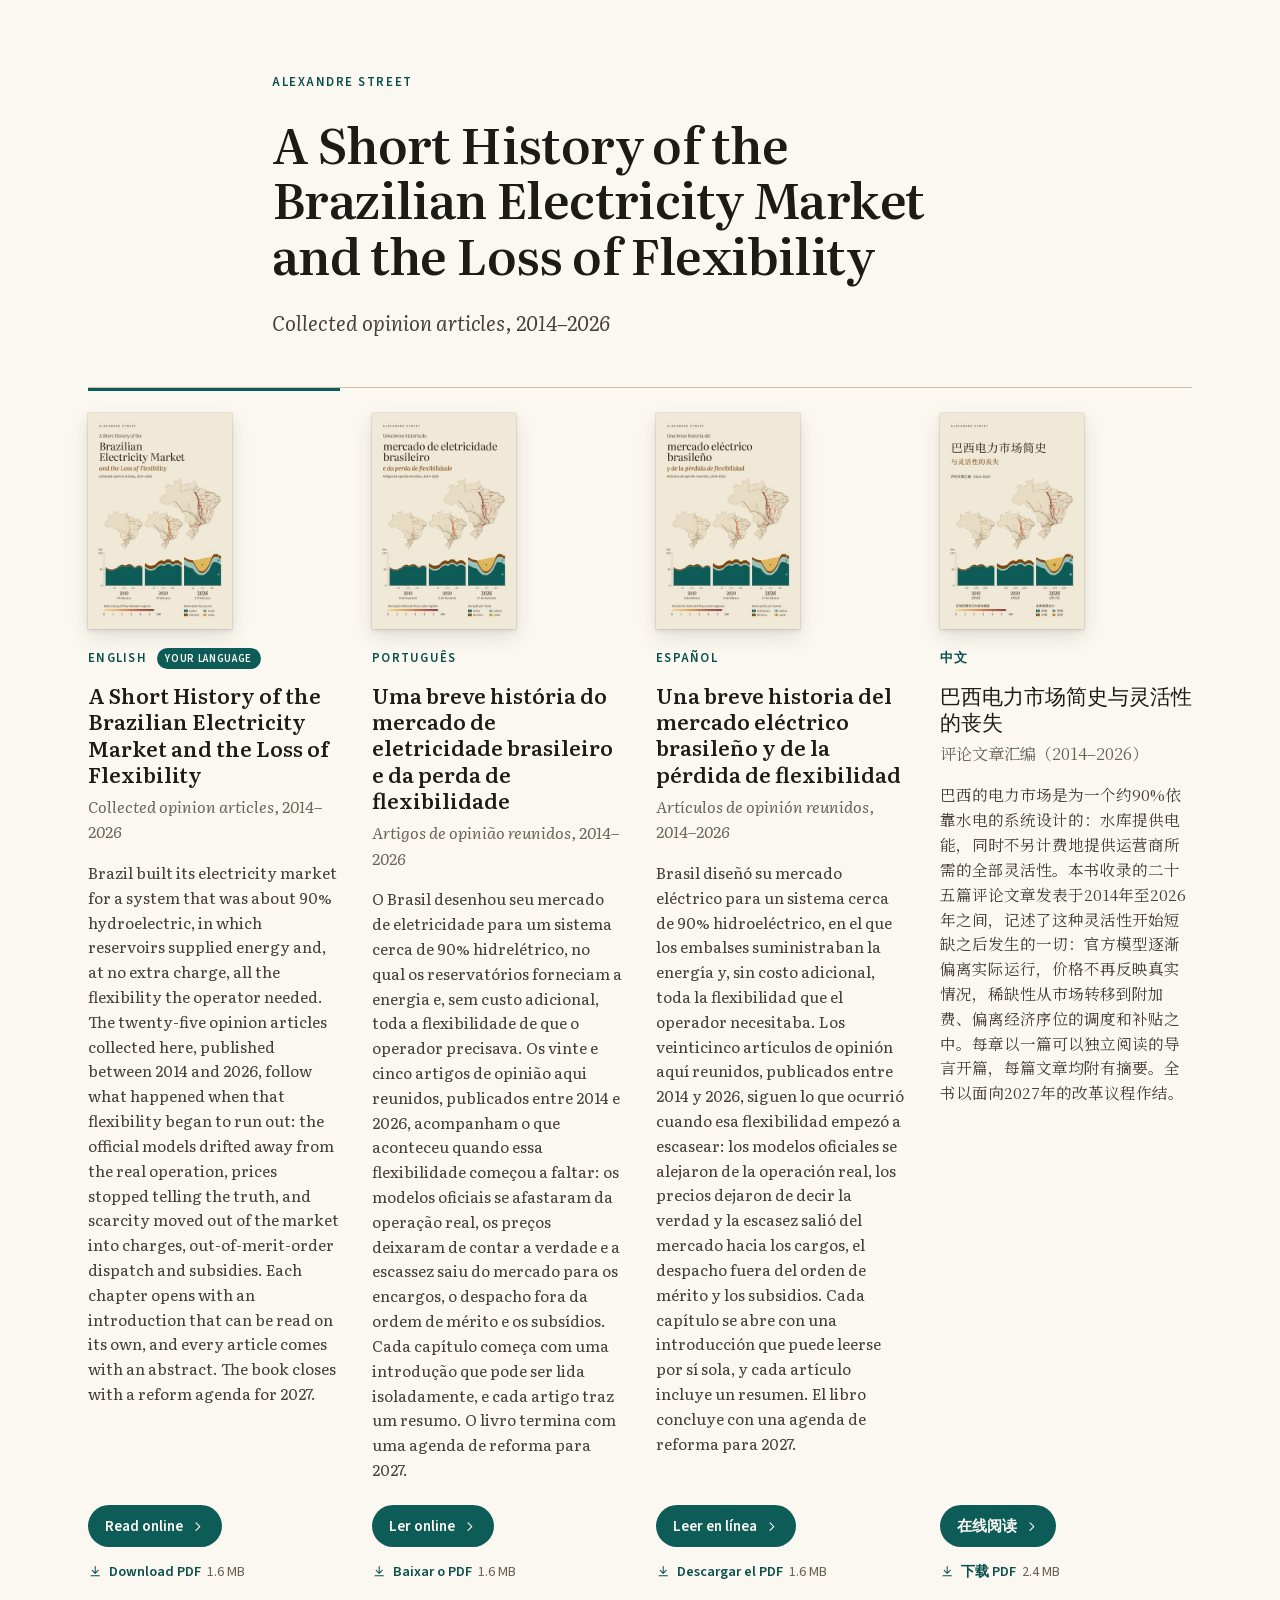
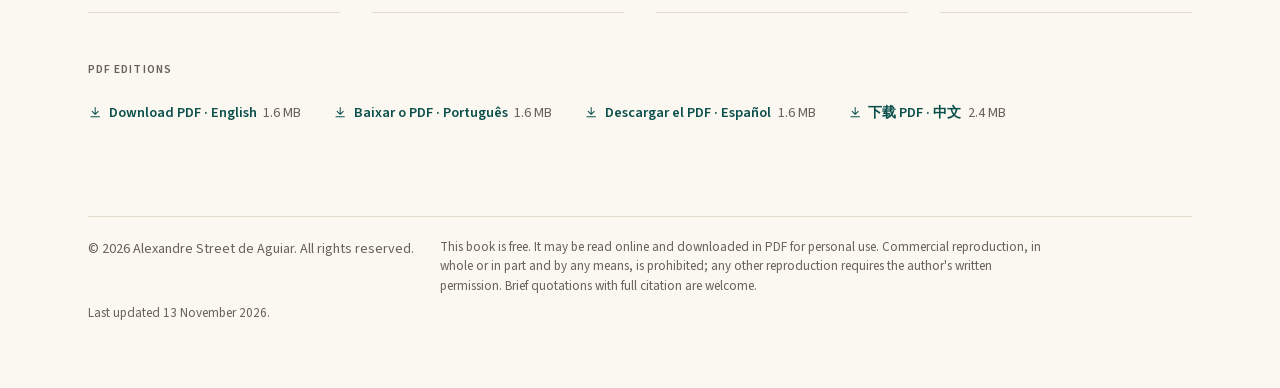
<file: index.html>
<!DOCTYPE html>
<html lang="en" class="no-js" data-theme="system" data-mode="full" data-font="serif" data-width="standard" data-spacing="comfortable">
<head>
<meta charset="utf-8">
<meta name="viewport" content="width=device-width, initial-scale=1, viewport-fit=cover">
<title>A Short History of the Brazilian Electricity Market and the Loss of Flexibility — Alexandre Street</title>
<meta name="description" content="Brazil built its electricity market for a system that was about 90% hydroelectric, in which reservoirs supplied energy and, at no extra charge, all the flexibility the operator needed.">
<meta name="author" content="Alexandre Street">
<meta name="color-scheme" content="light dark">
<meta name="theme-color" content="#fbf8f1" media="(prefers-color-scheme: light)">
<meta name="theme-color" content="#15171a" media="(prefers-color-scheme: dark)">
<link rel="canonical" href="https://lampspuc.github.io/brazil-electricity-market-history/">
<meta property="og:type" content="website">
<meta property="og:site_name" content="A Short History of the Brazilian Electricity Market and the Loss of Flexibility">
<meta property="og:title" content="A Short History of the Brazilian Electricity Market and the Loss of Flexibility">
<meta property="og:description" content="Brazil built its electricity market for a system that was about 90% hydroelectric, in which reservoirs supplied energy and, at no extra charge, all the flexibility the operator needed. The twenty-five opinion articles collected here, published between 2014 and 2026, follow what happened when that flexibility began to run out: the official models drifted away from the real operation, prices stopped telling the truth, and scarcity moved out of the market into charges, out-of-merit-order dispatch and subsidies. Each chapter opens with an introduction that can be read on its own, and every article comes with an abstract. The book closes with a reform agenda for 2027.">
<meta property="og:locale" content="en_US">
<meta property="og:url" content="https://lampspuc.github.io/brazil-electricity-market-history/">
<meta property="og:locale:alternate" content="pt_BR">
<meta property="og:locale:alternate" content="es_LA">
<meta property="og:locale:alternate" content="zh_CN">
<meta name="twitter:card" content="summary_large_image">
<meta name="twitter:title" content="A Short History of the Brazilian Electricity Market and the Loss of Flexibility">
<meta name="twitter:description" content="Brazil built its electricity market for a system that was about 90% hydroelectric, in which reservoirs supplied energy and, at no extra charge, all the flexibility the operator needed.">
<meta property="og:image" content="https://lampspuc.github.io/brazil-electricity-market-history/assets/share.png">
<meta property="og:image:type" content="image/png">
<meta property="og:image:width" content="1200">
<meta property="og:image:height" content="630">
<meta property="og:image:alt" content="A Short History of the Brazilian Electricity Market and the Loss of Flexibility — Alexandre Street">
<meta name="twitter:image" content="https://lampspuc.github.io/brazil-electricity-market-history/assets/share.png">
<meta name="twitter:image:alt" content="A Short History of the Brazilian Electricity Market and the Loss of Flexibility — Alexandre Street">
<link rel="alternate" hreflang="en" href="https://lampspuc.github.io/brazil-electricity-market-history/en/">
<link rel="alternate" hreflang="pt-BR" href="https://lampspuc.github.io/brazil-electricity-market-history/pt/">
<link rel="alternate" hreflang="es" href="https://lampspuc.github.io/brazil-electricity-market-history/es/">
<link rel="alternate" hreflang="zh-Hans" href="https://lampspuc.github.io/brazil-electricity-market-history/zh/">
<link rel="alternate" hreflang="x-default" href="https://lampspuc.github.io/brazil-electricity-market-history/">
<link rel="icon" href="assets/icon.svg" type="image/svg+xml">
<link rel="stylesheet" href="assets/fonts/fonts.css">
<link rel="stylesheet" href="assets/app.css">
<script>(function(){var d=document.documentElement;d.className=d.className.replace(/\bno-js\b/,'js');try{var s=JSON.parse(localStorage.getItem('shbem.settings')||'{}');['mode','font','width','spacing','theme'].forEach(function(k){if(typeof s[k]==='string')d.setAttribute('data-'+k,s[k]);});if(s.scale)d.style.setProperty('--scale',s.scale);if(s.sidebar==='hidden')d.classList.add('toc-collapsed');}catch(e){}})();</script>
</head>
<body class="landing">
<svg class="sprite" aria-hidden="true" focusable="false" xmlns="http://www.w3.org/2000/svg"><symbol id="i-menu" viewBox="0 0 24 24"><path d="M4 7h16M4 12h16M4 17h11"/></symbol><symbol id="i-search" viewBox="0 0 24 24"><circle cx="10.5" cy="10.5" r="6.5"/><path d="M15.5 15.5 20.5 20.5"/></symbol><symbol id="i-type" viewBox="0 0 24 24"><path d="M2.8 19 8.3 5h.4L14.2 19M4.9 14h7.2"/><circle cx="18.2" cy="15.6" r="3"/><path d="M21.2 12.2V19"/></symbol><symbol id="i-globe" viewBox="0 0 24 24"><circle cx="12" cy="12" r="8.6"/><path d="M3.4 12h17.2M12 3.4c2.4 2.5 3.6 5.4 3.6 8.6s-1.2 6.1-3.6 8.6c-2.4-2.5-3.6-5.4-3.6-8.6s1.2-6.1 3.6-8.6Z"/></symbol><symbol id="i-close" viewBox="0 0 24 24"><path d="M6 6l12 12M18 6 6 18"/></symbol><symbol id="i-link" viewBox="0 0 24 24"><path d="M10.2 13.8a3.9 3.9 0 0 0 5.5 0l3-3a3.9 3.9 0 0 0-5.5-5.5l-1.1 1.1"/><path d="M13.8 10.2a3.9 3.9 0 0 0-5.5 0l-3 3a3.9 3.9 0 0 0 5.5 5.5l1.1-1.1"/></symbol><symbol id="i-up" viewBox="0 0 24 24"><path d="M12 19V5M5.8 11.2 12 5l6.2 6.2"/></symbol><symbol id="i-down" viewBox="0 0 24 24"><path d="M6 9.5l6 6 6-6"/></symbol><symbol id="i-left" viewBox="0 0 24 24"><path d="M14.5 6 8.5 12l6 6"/></symbol><symbol id="i-right" viewBox="0 0 24 24"><path d="M9.5 6l6 6-6 6"/></symbol><symbol id="i-download" viewBox="0 0 24 24"><path d="M12 4v11M7 10.5l5 5 5-5M5 19.5h14"/></symbol></svg>
<main id="main" class="landing-main">
<header class="landing-head">
<p class="hero-author">Alexandre Street</p>
<h1 class="hero-title">A Short History of the Brazilian Electricity Market and the Loss of Flexibility</h1>
<p class="hero-subtitle">Collected opinion articles, 2014–2026</p>
</header>
<section class="editions" aria-label="All editions">
<article class="ed-card" lang="en" data-lang="en"><a class="ed-cover" href="en/index.html" tabindex="-1" aria-hidden="true"><img src="assets/cover/cover-en-720.jpg" srcset="assets/cover/cover-en-360.jpg 360w, assets/cover/cover-en-720.jpg 720w" sizes="9rem" width="360" height="540" alt="Cover: Brazil&#x27;s transmission network and its hourly generation on 9 February 2010, 5 February 2020 and 17 February 2026" decoding="async"></a><p class="ed-lang">English<span class="ed-pref" hidden>Your language</span></p><h2 class="ed-title"><a href="en/index.html">A Short History of the Brazilian Electricity Market and the Loss of Flexibility</a></h2><p class="ed-sub">Collected opinion articles, 2014–2026</p><p class="ed-desc">Brazil built its electricity market for a system that was about 90% hydroelectric, in which reservoirs supplied energy and, at no extra charge, all the flexibility the operator needed. The twenty-five opinion articles collected here, published between 2014 and 2026, follow what happened when that flexibility began to run out: the official models drifted away from the real operation, prices stopped telling the truth, and scarcity moved out of the market into charges, out-of-merit-order dispatch and subsidies. Each chapter opens with an introduction that can be read on its own, and every article comes with an abstract. The book closes with a reform agenda for 2027.</p><p class="ed-actions"><a class="btn" href="en/index.html">Read online <svg class="icon sm" aria-hidden="true" focusable="false"><use href="#i-right"></use></svg></a><a class="dl" href="./downloads/A%20Short%20History%20of%20the%20Brazilian%20Electricity%20Market%20%28EN%29.pdf" download><svg class="icon sm" aria-hidden="true" focusable="false"><use href="#i-download"></use></svg> Download PDF <span class="size">1.6 MB</span></a></p></article>
<article class="ed-card" lang="pt-BR" data-lang="pt"><a class="ed-cover" href="pt/index.html" tabindex="-1" aria-hidden="true"><img src="assets/cover/cover-pt-720.jpg" srcset="assets/cover/cover-pt-360.jpg 360w, assets/cover/cover-pt-720.jpg 720w" sizes="9rem" width="360" height="540" alt="Capa: a rede de transmissão do Brasil e sua geração horária em 9 de fevereiro de 2010, 5 de fevereiro de 2020 e 17 de fevereiro de 2026" decoding="async"></a><p class="ed-lang">Português<span class="ed-pref" hidden>Seu idioma</span></p><h2 class="ed-title"><a href="pt/index.html">Uma breve história do mercado de eletricidade brasileiro e da perda de flexibilidade</a></h2><p class="ed-sub">Artigos de opinião reunidos, 2014–2026</p><p class="ed-desc">O Brasil desenhou seu mercado de eletricidade para um sistema cerca de 90% hidrelétrico, no qual os reservatórios forneciam a energia e, sem custo adicional, toda a flexibilidade de que o operador precisava. Os vinte e cinco artigos de opinião aqui reunidos, publicados entre 2014 e 2026, acompanham o que aconteceu quando essa flexibilidade começou a faltar: os modelos oficiais se afastaram da operação real, os preços deixaram de contar a verdade e a escassez saiu do mercado para os encargos, o despacho fora da ordem de mérito e os subsídios. Cada capítulo começa com uma introdução que pode ser lida isoladamente, e cada artigo traz um resumo. O livro termina com uma agenda de reforma para 2027.</p><p class="ed-actions"><a class="btn" href="pt/index.html">Ler online <svg class="icon sm" aria-hidden="true" focusable="false"><use href="#i-right"></use></svg></a><a class="dl" href="./downloads/A%20Short%20History%20of%20the%20Brazilian%20Electricity%20Market%20%28PT%29.pdf" download><svg class="icon sm" aria-hidden="true" focusable="false"><use href="#i-download"></use></svg> Baixar o PDF <span class="size">1.6 MB</span></a></p></article>
<article class="ed-card" lang="es" data-lang="es"><a class="ed-cover" href="es/index.html" tabindex="-1" aria-hidden="true"><img src="assets/cover/cover-es-720.jpg" srcset="assets/cover/cover-es-360.jpg 360w, assets/cover/cover-es-720.jpg 720w" sizes="9rem" width="360" height="540" alt="Portada: la red de transmisión de Brasil y su generación horaria el 9 de febrero de 2010, el 5 de febrero de 2020 y el 17 de febrero de 2026" decoding="async"></a><p class="ed-lang">Español<span class="ed-pref" hidden>Su idioma</span></p><h2 class="ed-title"><a href="es/index.html">Una breve historia del mercado eléctrico brasileño y de la pérdida de flexibilidad</a></h2><p class="ed-sub">Artículos de opinión reunidos, 2014–2026</p><p class="ed-desc">Brasil diseñó su mercado eléctrico para un sistema cerca de 90% hidroeléctrico, en el que los embalses suministraban la energía y, sin costo adicional, toda la flexibilidad que el operador necesitaba. Los veinticinco artículos de opinión aquí reunidos, publicados entre 2014 y 2026, siguen lo que ocurrió cuando esa flexibilidad empezó a escasear: los modelos oficiales se alejaron de la operación real, los precios dejaron de decir la verdad y la escasez salió del mercado hacia los cargos, el despacho fuera del orden de mérito y los subsidios. Cada capítulo se abre con una introducción que puede leerse por sí sola, y cada artículo incluye un resumen. El libro concluye con una agenda de reforma para 2027.</p><p class="ed-actions"><a class="btn" href="es/index.html">Leer en línea <svg class="icon sm" aria-hidden="true" focusable="false"><use href="#i-right"></use></svg></a><a class="dl" href="./downloads/A%20Short%20History%20of%20the%20Brazilian%20Electricity%20Market%20%28ES%29.pdf" download><svg class="icon sm" aria-hidden="true" focusable="false"><use href="#i-download"></use></svg> Descargar el PDF <span class="size">1.6 MB</span></a></p></article>
<article class="ed-card" lang="zh-Hans" data-lang="zh"><a class="ed-cover" href="zh/index.html" tabindex="-1" aria-hidden="true"><img src="assets/cover/cover-zh-720.jpg" srcset="assets/cover/cover-zh-360.jpg 360w, assets/cover/cover-zh-720.jpg 720w" sizes="9rem" width="360" height="540" alt="封面：2010年2月9日、2020年2月5日和2026年2月17日的巴西输电网及其逐时发电" decoding="async"></a><p class="ed-lang">中文<span class="ed-pref" hidden>您的语言</span></p><h2 class="ed-title"><a href="zh/index.html">巴西电力市场简史与灵活性的丧失</a></h2><p class="ed-sub">评论文章汇编（2014–2026）</p><p class="ed-desc">巴西的电力市场是为一个约90%依靠水电的系统设计的：水库提供电能，同时不另计费地提供运营商所需的全部灵活性。本书收录的二十五篇评论文章发表于2014年至2026年之间，记述了这种灵活性开始短缺之后发生的一切：官方模型逐渐偏离实际运行，价格不再反映真实情况，稀缺性从市场转移到附加费、偏离经济序位的调度和补贴之中。每章以一篇可以独立阅读的导言开篇，每篇文章均附有摘要。全书以面向2027年的改革议程作结。</p><p class="ed-actions"><a class="btn" href="zh/index.html">在线阅读 <svg class="icon sm" aria-hidden="true" focusable="false"><use href="#i-right"></use></svg></a><a class="dl" href="./downloads/A%20Short%20History%20of%20the%20Brazilian%20Electricity%20Market%20%28ZH%29.pdf" download><svg class="icon sm" aria-hidden="true" focusable="false"><use href="#i-download"></use></svg> 下载 PDF <span class="size">2.4 MB</span></a></p></article>
</section>
<section class="landing-pdfs" aria-labelledby="pdf-h"><h2 class="label" id="pdf-h">PDF editions</h2><ul><li><a class="dl" href="./downloads/A%20Short%20History%20of%20the%20Brazilian%20Electricity%20Market%20%28EN%29.pdf" download lang="en"><svg class="icon sm" aria-hidden="true" focusable="false"><use href="#i-download"></use></svg> Download PDF · English <span class="size">1.6 MB</span></a></li><li><a class="dl" href="./downloads/A%20Short%20History%20of%20the%20Brazilian%20Electricity%20Market%20%28PT%29.pdf" download lang="pt-BR"><svg class="icon sm" aria-hidden="true" focusable="false"><use href="#i-download"></use></svg> Baixar o PDF · Português <span class="size">1.6 MB</span></a></li><li><a class="dl" href="./downloads/A%20Short%20History%20of%20the%20Brazilian%20Electricity%20Market%20%28ES%29.pdf" download lang="es"><svg class="icon sm" aria-hidden="true" focusable="false"><use href="#i-download"></use></svg> Descargar el PDF · Español <span class="size">1.6 MB</span></a></li><li><a class="dl" href="./downloads/A%20Short%20History%20of%20the%20Brazilian%20Electricity%20Market%20%28ZH%29.pdf" download lang="zh-Hans"><svg class="icon sm" aria-hidden="true" focusable="false"><use href="#i-download"></use></svg> 下载 PDF · 中文 <span class="size">2.4 MB</span></a></li></ul></section>
<footer class="book-foot"><p>© 2026 Alexandre Street de Aguiar. All rights reserved.</p><p class="rights">This book is free. It may be read online and downloaded in PDF for personal use. Commercial reproduction, in whole or in part and by any means, is prohibited; any other reproduction requires the author&#x27;s written permission. Brief quotations with full citation are welcome.</p><p class="revised">Last updated <time datetime="2026-11-13">13 November 2026</time>.</p></footer>
</main>
<script>(function(){var langs=(navigator.languages||[navigator.language||'']).map(function(x){return String(x).toLowerCase();});var pick=null;for(var i=0;i<langs.length&&!pick;i++){var c=langs[i].slice(0,2);if(['pt','en','es','zh'].indexOf(c)>=0)pick=c;}if(!pick)pick='en';var card=document.querySelector('.ed-card[data-lang="'+pick+'"]');if(card){card.classList.add('is-preferred');var t=card.querySelector('.ed-pref');if(t)t.hidden=false;}})();</script>
</body>
</html>
</file>
<file: assets/fonts/fonts.css>
/* Literata, Source Sans 3, Atkinson Hyperlegible, Noto Serif SC and Noto Sans SC: SIL Open Font License 1.1 (see the OFL files in this folder). */
@font-face { font-family: 'Literata'; font-style: italic; font-weight: 400 700; font-display: swap; src: url(literata-italic-400-700-greek.woff2) format('woff2'); unicode-range: U+0370-0377, U+037A-037F, U+0384-038A, U+038C, U+038E-03A1, U+03A3-03FF; }
@font-face { font-family: 'Literata'; font-style: italic; font-weight: 400 700; font-display: swap; src: url(literata-italic-400-700-latin.woff2) format('woff2'); unicode-range: U+0000-00FF, U+0131, U+0152-0153, U+02BB-02BC, U+02C6, U+02DA, U+02DC, U+0304, U+0308, U+0329, U+2000-206F, U+20AC, U+2122, U+2191, U+2193, U+2212, U+2215, U+FEFF, U+FFFD; }
@font-face { font-family: 'Literata'; font-style: normal; font-weight: 400 700; font-display: swap; src: url(literata-normal-400-700-greek.woff2) format('woff2'); unicode-range: U+0370-0377, U+037A-037F, U+0384-038A, U+038C, U+038E-03A1, U+03A3-03FF; }
@font-face { font-family: 'Literata'; font-style: normal; font-weight: 400 700; font-display: swap; src: url(literata-normal-400-700-latin.woff2) format('woff2'); unicode-range: U+0000-00FF, U+0131, U+0152-0153, U+02BB-02BC, U+02C6, U+02DA, U+02DC, U+0304, U+0308, U+0329, U+2000-206F, U+20AC, U+2122, U+2191, U+2193, U+2212, U+2215, U+FEFF, U+FFFD; }
@font-face { font-family: 'Source Sans 3'; font-style: italic; font-weight: 400 600; font-display: swap; src: url(source-sans-3-italic-400-600-greek.woff2) format('woff2'); unicode-range: U+0370-0377, U+037A-037F, U+0384-038A, U+038C, U+038E-03A1, U+03A3-03FF; }
@font-face { font-family: 'Source Sans 3'; font-style: italic; font-weight: 400 600; font-display: swap; src: url(source-sans-3-italic-400-600-latin.woff2) format('woff2'); unicode-range: U+0000-00FF, U+0131, U+0152-0153, U+02BB-02BC, U+02C6, U+02DA, U+02DC, U+0304, U+0308, U+0329, U+2000-206F, U+20AC, U+2122, U+2191, U+2193, U+2212, U+2215, U+FEFF, U+FFFD; }
@font-face { font-family: 'Source Sans 3'; font-style: normal; font-weight: 400 700; font-display: swap; src: url(source-sans-3-normal-400-700-greek.woff2) format('woff2'); unicode-range: U+0370-0377, U+037A-037F, U+0384-038A, U+038C, U+038E-03A1, U+03A3-03FF; }
@font-face { font-family: 'Source Sans 3'; font-style: normal; font-weight: 400 700; font-display: swap; src: url(source-sans-3-normal-400-700-latin.woff2) format('woff2'); unicode-range: U+0000-00FF, U+0131, U+0152-0153, U+02BB-02BC, U+02C6, U+02DA, U+02DC, U+0304, U+0308, U+0329, U+2000-206F, U+20AC, U+2122, U+2191, U+2193, U+2212, U+2215, U+FEFF, U+FFFD; }
@font-face { font-family: 'Atkinson Hyperlegible'; font-style: italic; font-weight: 400; font-display: swap; src: url(atkinson-hyperlegible-italic-400-latin.woff2) format('woff2'); unicode-range: U+0000-00FF, U+0131, U+0152-0153, U+02BB-02BC, U+02C6, U+02DA, U+02DC, U+0304, U+0308, U+0329, U+2000-206F, U+20AC, U+2122, U+2191, U+2193, U+2212, U+2215, U+FEFF, U+FFFD; }
@font-face { font-family: 'Atkinson Hyperlegible'; font-style: italic; font-weight: 700; font-display: swap; src: url(atkinson-hyperlegible-italic-700-latin.woff2) format('woff2'); unicode-range: U+0000-00FF, U+0131, U+0152-0153, U+02BB-02BC, U+02C6, U+02DA, U+02DC, U+0304, U+0308, U+0329, U+2000-206F, U+20AC, U+2122, U+2191, U+2193, U+2212, U+2215, U+FEFF, U+FFFD; }
@font-face { font-family: 'Atkinson Hyperlegible'; font-style: normal; font-weight: 400; font-display: swap; src: url(atkinson-hyperlegible-normal-400-latin.woff2) format('woff2'); unicode-range: U+0000-00FF, U+0131, U+0152-0153, U+02BB-02BC, U+02C6, U+02DA, U+02DC, U+0304, U+0308, U+0329, U+2000-206F, U+20AC, U+2122, U+2191, U+2193, U+2212, U+2215, U+FEFF, U+FFFD; }
@font-face { font-family: 'Atkinson Hyperlegible'; font-style: normal; font-weight: 700; font-display: swap; src: url(atkinson-hyperlegible-normal-700-latin.woff2) format('woff2'); unicode-range: U+0000-00FF, U+0131, U+0152-0153, U+02BB-02BC, U+02C6, U+02DA, U+02DC, U+0304, U+0308, U+0329, U+2000-206F, U+20AC, U+2122, U+2191, U+2193, U+2212, U+2215, U+FEFF, U+FFFD; }
@font-face { font-family: 'Noto Serif SC'; font-style: normal; font-weight: 200 900; font-display: swap; src: url(noto-serif-sc-normal-200-900-s2.woff2) format('woff2'); unicode-range: U+f0a7, U+f0b2, U+f0b7, U+f0c9, U+f0d8, U+f0da, U+f0dc-f0dd, U+f0e0, U+f0e6, U+f0eb, U+f0fc, U+f101, U+f104-f105, U+f107, U+f10b, U+f11b, U+f14b, U+f18a, U+f193, U+f1d6-f1d7, U+f244, U+f27a, U+f296, U+f2ae, U+f471, U+f4b3, U+f610-f611, U+f880-f881, U+f8ec, U+f8f5, U+f8ff, U+f901, U+f90a, U+f92c-f92d, U+f934, U+f937, U+f941, U+f965, U+f967, U+f969, U+f96b, U+f96f, U+f974, U+f978-f979, U+f97e, U+f981, U+f98a, U+f98e, U+f997, U+f99c, U+f9b2, U+f9b5, U+f9ba, U+f9be, U+f9ca, U+f9d0-f9d1, U+f9dd, U+f9e0-f9e1, U+f9e4, U+f9f7, U+fa00-fa01, U+fa08, U+fa0a, U+fa11, U+fb01-fb02, U+fdfc, U+fe0e, U+fe30-fe31, U+fe33-fe44, U+fe49-fe52, U+fe54-fe57, U+fe59-fe66, U+fe68-fe6b, U+fe8e, U+fe92-fe93, U+feae, U+feb8, U+fecb-fecc, U+fee0; }
@font-face { font-family: 'Noto Serif SC'; font-style: normal; font-weight: 200 900; font-display: swap; src: url(noto-serif-sc-normal-200-900-s10.woff2) format('woff2'); unicode-range: U+94f5, U+94f7, U+94f9, U+94fb-94fd, U+94ff, U+9503-9504, U+9506-9507, U+9509-950a, U+950d-950f, U+9511-9518, U+951a-9520, U+9522, U+9528-952d, U+9530-953a, U+953c-953f, U+9543-9546, U+9548-9550, U+9552-9555, U+9557-955b, U+955d-9568, U+956a-956d, U+9570-9574, U+9583, U+9586, U+9589, U+958e-958f, U+9591-9592, U+9594, U+9598-9599, U+959e-95a0, U+95a2-95a6, U+95a8-95b2, U+95b4, U+95b8-95c3; }
@font-face { font-family: 'Noto Serif SC'; font-style: normal; font-weight: 200 900; font-display: swap; src: url(noto-serif-sc-normal-200-900-s14.woff2) format('woff2'); unicode-range: U+9004, U+900b, U+9011, U+9015-9016, U+901e, U+9021, U+9026, U+902d, U+902f, U+9031, U+9035-9036, U+9039-903a, U+9041, U+9044-9046, U+904a, U+904f-9052, U+9054-9055, U+9058-9059, U+905b-905e, U+9060-9062, U+9068-9069, U+906f, U+9072, U+9074, U+9076-907a, U+907c-907d, U+9081, U+9083, U+9085, U+9087-908b, U+908f, U+9095, U+9097, U+9099-909b, U+909d, U+90a0-90a1, U+90a8-90a9, U+90ac, U+90b0, U+90b2-90b4, U+90b6, U+90b8, U+90ba, U+90bd-90be, U+90c3-90c5, U+90c7-90c8, U+90cf-90d0, U+90d3, U+90d5, U+90d7, U+90da-90dc, U+90de, U+90e2, U+90e4, U+90e6-90e7, U+90ea-90eb, U+90ef, U+90f4-90f5, U+90f7, U+90fe-9100, U+9104, U+9109, U+910c, U+9112, U+9114-9115, U+9118, U+911c, U+911e, U+9120, U+9122-9123, U+9127, U+912d, U+912f-9132, U+9139-913a, U+9143, U+9146, U+9149-914a, U+914c, U+914e-9150, U+9154, U+9157, U+915a, U+915d-915e, U+9161-9162; }
@font-face { font-family: 'Noto Serif SC'; font-style: normal; font-weight: 200 900; font-display: swap; src: url(noto-serif-sc-normal-200-900-s15.woff2) format('woff2'); unicode-range: U+8e41-8e42, U+8e47, U+8e49-8e4b, U+8e50-8e53, U+8e59-8e5a, U+8e5f-8e60, U+8e64, U+8e69, U+8e6c, U+8e70, U+8e74, U+8e76, U+8e7a-8e7c, U+8e7f, U+8e84-8e85, U+8e87, U+8e89, U+8e8b, U+8e8d, U+8e8f-8e90, U+8e94, U+8e99, U+8e9c, U+8e9e, U+8eaa, U+8eac, U+8eb0, U+8eb6, U+8ec0, U+8ec6, U+8eca-8ece, U+8ed2, U+8eda, U+8edf, U+8ee2, U+8eeb, U+8ef8, U+8efb-8efe, U+8f03, U+8f09, U+8f0b, U+8f12-8f15, U+8f1b, U+8f1d, U+8f1f, U+8f29-8f2a, U+8f2f, U+8f36, U+8f38, U+8f3b, U+8f3e-8f3f, U+8f44-8f45, U+8f49, U+8f4d-8f4e, U+8f5f, U+8f6b, U+8f6d, U+8f71-8f73, U+8f75-8f76, U+8f78-8f7a, U+8f7c, U+8f7e, U+8f81-8f82, U+8f84, U+8f87, U+8f8a-8f8b, U+8f8d-8f8f, U+8f94-8f95, U+8f97-8f9a, U+8fa6, U+8fad-8faf, U+8fb2, U+8fb5-8fb7, U+8fba-8fbc, U+8fbf, U+8fc2, U+8fcb, U+8fcd, U+8fd3, U+8fd5, U+8fd7, U+8fda, U+8fe2-8fe5, U+8fe8-8fe9, U+8fee, U+8ff3-8ff4, U+8ff8, U+8ffa; }
@font-face { font-family: 'Noto Serif SC'; font-style: normal; font-weight: 200 900; font-display: swap; src: url(noto-serif-sc-normal-200-900-s16.woff2) format('woff2'); unicode-range: U+8cbd, U+8cbf-8cc4, U+8cc7-8cc8, U+8cca, U+8ccd, U+8cd1, U+8cd3, U+8cdb-8cdc, U+8cde, U+8ce0, U+8ce2-8ce4, U+8ce6-8ce8, U+8cea, U+8ced, U+8cf4, U+8cf8, U+8cfa, U+8cfc-8cfd, U+8d04-8d05, U+8d07-8d08, U+8d0a, U+8d0d, U+8d0f, U+8d13-8d14, U+8d16, U+8d1b, U+8d20, U+8d30, U+8d32-8d33, U+8d36, U+8d3b, U+8d3d, U+8d40, U+8d42-8d43, U+8d45-8d46, U+8d48-8d4a, U+8d4d, U+8d51, U+8d53, U+8d55, U+8d59, U+8d5c-8d5d, U+8d5f, U+8d61, U+8d66-8d67, U+8d6a, U+8d6d, U+8d71, U+8d73, U+8d84, U+8d90-8d91, U+8d94-8d95, U+8d99, U+8da8, U+8daf, U+8db1, U+8db5, U+8db8, U+8dba, U+8dbc, U+8dbf, U+8dc2, U+8dc4, U+8dc6, U+8dcb, U+8dce-8dcf, U+8dd6-8dd7, U+8dda-8ddb, U+8dde, U+8de1, U+8de3-8de4, U+8de9, U+8deb-8dec, U+8df0-8df1, U+8df6-8dfd, U+8e05, U+8e07, U+8e09-8e0a, U+8e0c, U+8e0e, U+8e10, U+8e14, U+8e1d-8e1f, U+8e23, U+8e26, U+8e2b-8e31, U+8e34-8e35, U+8e39-8e3a, U+8e3d, U+8e40; }
@font-face { font-family: 'Noto Serif SC'; font-style: normal; font-weight: 200 900; font-display: swap; src: url(noto-serif-sc-normal-200-900-s17.woff2) format('woff2'); unicode-range: U+8b80, U+8b83, U+8b8a, U+8b8c, U+8b90, U+8b93, U+8b99-8b9a, U+8ba0, U+8ba3, U+8ba5-8ba7, U+8baa-8bac, U+8bb4-8bb5, U+8bb7, U+8bb9, U+8bc2-8bc3, U+8bc5, U+8bcb-8bcc, U+8bce-8bd0, U+8bd2-8bd4, U+8bd6, U+8bd8-8bd9, U+8bdc, U+8bdf, U+8be3-8be4, U+8be7-8be9, U+8beb-8bec, U+8bee, U+8bf0, U+8bf2-8bf3, U+8bf6, U+8bf9, U+8bfc-8bfd, U+8bff-8c00, U+8c02, U+8c04, U+8c06-8c07, U+8c0c, U+8c0f, U+8c11-8c12, U+8c14-8c1b, U+8c1d-8c21, U+8c24-8c25, U+8c27, U+8c2a-8c2c, U+8c2e-8c30, U+8c32-8c36, U+8c3f, U+8c47-8c4c, U+8c4e-8c50, U+8c54-8c56, U+8c62, U+8c68, U+8c6c, U+8c73, U+8c78, U+8c7a, U+8c82, U+8c85, U+8c89-8c8a, U+8c8d-8c8e, U+8c90, U+8c93-8c94, U+8c98, U+8c9d-8c9e, U+8ca0-8ca2, U+8ca7-8cac, U+8caf-8cb0, U+8cb3-8cb4, U+8cb6-8cb9, U+8cbb-8cbc; }
@font-face { font-family: 'Noto Serif SC'; font-style: normal; font-weight: 200 900; font-display: swap; src: url(noto-serif-sc-normal-200-900-s19.woff2) format('woff2'); unicode-range: U+8882, U+8884-8886, U+8888, U+888f, U+8892-8893, U+889b, U+88a2, U+88a4, U+88a6, U+88a8, U+88aa, U+88ae, U+88b1, U+88b4, U+88b7, U+88bc, U+88c0, U+88c6-88c9, U+88ce-88cf, U+88d1-88d3, U+88d8, U+88db-88dd, U+88df, U+88e1-88e3, U+88e5, U+88e8, U+88ec, U+88f0-88f1, U+88f3-88f4, U+88fc-88fe, U+8900, U+8902, U+8906-8907, U+8909-890c, U+8912-8915, U+8918-891b, U+8921, U+8925, U+892b, U+8930, U+8932, U+8934, U+8936, U+893b, U+893d, U+8941, U+894c, U+8955-8956, U+8959, U+895c, U+895e-8960, U+8966, U+896a, U+896c, U+896f-8970, U+8972, U+897b, U+897e, U+8980, U+8983, U+8985, U+8987-8988, U+898c, U+898f, U+8993, U+8997, U+899a, U+89a1, U+89a7, U+89a9-89aa, U+89b2-89b3, U+89b7, U+89c0, U+89c7, U+89ca-89cc, U+89ce-89d1, U+89d6, U+89da, U+89dc, U+89de, U+89e5, U+89e7, U+89eb, U+89ef, U+89f1, U+89f3-89f4, U+89f8, U+89ff, U+8a01-8a03, U+8a07-8a0a, U+8a0e-8a0f, U+8a13; }
@font-face { font-family: 'Noto Serif SC'; font-style: normal; font-weight: 200 900; font-display: swap; src: url(noto-serif-sc-normal-200-900-s25.woff2) format('woff2'); unicode-range: U+8016, U+8018-8019, U+801c, U+801e, U+8026-802a, U+8031, U+8034-8035, U+8037, U+8043, U+804b, U+804d, U+8052, U+8056, U+8059, U+805e, U+8061, U+8068-8069, U+806e-8074, U+8076-8078, U+807c-8080, U+8082, U+8084-8085, U+8088, U+808f, U+8093, U+809c, U+809f, U+80ab, U+80ad-80ae, U+80b1, U+80b6-80b8, U+80bc-80bd, U+80c2, U+80c4, U+80ca, U+80cd, U+80d1, U+80d4, U+80d7, U+80d9-80db, U+80dd, U+80e0, U+80e4-80e5, U+80e7-80ed, U+80ef-80f1, U+80f3-80f4, U+80fc, U+8101, U+8104-8105, U+8107-8108, U+810c-810e, U+8112-8115, U+8117-8119, U+811b-811f, U+8121-8130, U+8132-8134, U+8137, U+8139, U+813f-8140, U+8142, U+8146, U+8148, U+814d-814e, U+8151, U+8153, U+8158-815a, U+815e, U+8160; }
@font-face { font-family: 'Noto Serif SC'; font-style: normal; font-weight: 200 900; font-display: swap; src: url(noto-serif-sc-normal-200-900-s32.woff2) format('woff2'); unicode-range: U+784c, U+784e-7854, U+7856-7857, U+7859-785a, U+7865, U+7869-786a, U+786d, U+786f, U+7876-7877, U+787c, U+787e-787f, U+7881, U+7887-7889, U+7893-7894, U+7898-789e, U+78a1, U+78a3, U+78a5, U+78a9, U+78ad, U+78b2, U+78b4, U+78b6, U+78b9-78ba, U+78bc, U+78bf, U+78c3, U+78c9, U+78cb, U+78d0-78d2, U+78d4, U+78d9-78da, U+78dc, U+78de, U+78e1, U+78e5-78e6, U+78ea, U+78ec, U+78ef, U+78f1-78f2, U+78f4, U+78fa-78fb, U+78fe, U+7901-7902, U+7905, U+7907, U+7909, U+790b-790c, U+790e, U+7910, U+7913, U+7919-791b, U+791e-791f, U+7921, U+7924, U+7926, U+792a-792b, U+7934, U+7936, U+7939, U+793b, U+793d, U+7940, U+7942-7943, U+7945-7947, U+7949-794a, U+794c, U+794e-7951, U+7953-7955, U+7957-795a, U+795c, U+795f-7960, U+7962, U+7964, U+7966-7967, U+7969, U+796b, U+796f, U+7972, U+7974, U+7979, U+797b-797c, U+797e-7980, U+7982, U+7986-7987, U+7989-798a; }
@font-face { font-family: 'Noto Serif SC'; font-style: normal; font-weight: 200 900; font-display: swap; src: url(noto-serif-sc-normal-200-900-s48.woff2) format('woff2'); unicode-range: U+64f1-64f2, U+64f4, U+64f7-64f8, U+64fa, U+64fc, U+64fe-64ff, U+6503, U+6509, U+650f, U+6514, U+6518, U+651c-651e, U+6522-6525, U+652a-652c, U+652e, U+6530-6532, U+6534-6535, U+6537-6538, U+653a, U+653c-653d, U+6542, U+6549-654b, U+654d-654e, U+6553-6555, U+6557-6558, U+655d, U+6564, U+6569, U+656b, U+656d-656f, U+6571, U+6573, U+6575-6576, U+6578-657e, U+6581-6583, U+6585-6586, U+6589, U+658e-658f, U+6592-6593, U+6595-6596, U+659b, U+659d, U+659f-65a1, U+65a3, U+65ab-65ac, U+65b2, U+65b6-65b7, U+65ba-65bb, U+65be-65c0, U+65c2-65c4, U+65c6-65c8, U+65cc, U+65ce, U+65d0, U+65d2-65d3, U+65d6, U+65db, U+65dd, U+65e1, U+65e3, U+65ee-65f0, U+65f3-65f5, U+65f8, U+65fb-65fc, U+65fe-6600, U+6603, U+6607, U+6609, U+660b, U+6610-6611, U+6619-661a, U+661c-661e, U+6621, U+6624, U+6626, U+662a-662c, U+662e, U+6630; }
@font-face { font-family: 'Noto Serif SC'; font-style: normal; font-weight: 200 900; font-display: swap; src: url(noto-serif-sc-normal-200-900-s49.woff2) format('woff2'); unicode-range: U+63b8-63bc, U+63be, U+63c0, U+63c3-63c4, U+63c6, U+63c8, U+63cd-63ce, U+63d1, U+63d6, U+63da-63db, U+63de, U+63e0, U+63e3, U+63e9-63ea, U+63ee, U+63f2, U+63f5-63fa, U+63fc, U+63fe-6400, U+6406, U+640b-640d, U+6410, U+6414, U+6416-6417, U+641b, U+6420-6423, U+6425-6428, U+642a, U+6431-6432, U+6434-6437, U+643d-6442, U+6445, U+6448, U+6450-6452, U+645b-645f, U+6462, U+6465, U+6468, U+646d, U+646f-6471, U+6473, U+6477, U+6479-647d, U+6482-6485, U+6487-6488, U+648c, U+6490, U+6493, U+6496-649a, U+649d, U+64a0, U+64a5, U+64ab-64ac, U+64b1-64b7, U+64b9-64bb, U+64be-64c1, U+64c4, U+64c7, U+64c9-64cb, U+64d0, U+64d4, U+64d7-64d8, U+64da, U+64de, U+64e0-64e2, U+64e4, U+64e9, U+64ec, U+64f0; }
@font-face { font-family: 'Noto Serif SC'; font-style: normal; font-weight: 200 900; font-display: swap; src: url(noto-serif-sc-normal-200-900-s50.woff2) format('woff2'); unicode-range: U+622c, U+622e-6230, U+6232, U+6238, U+623b, U+623d-623e, U+6243, U+6246, U+6248-6249, U+624c, U+6255, U+6259, U+625e, U+6260-6261, U+6265-6266, U+626a, U+6271, U+627a, U+627c-627d, U+6283, U+6286, U+6289, U+628e, U+6294, U+629c, U+629e-629f, U+62a1, U+62a8, U+62ba-62bb, U+62bf, U+62c2, U+62c4, U+62c8, U+62ca-62cb, U+62cf, U+62d1, U+62d7, U+62d9-62da, U+62dd, U+62e0-62e1, U+62e3-62e4, U+62e7, U+62eb, U+62ee, U+62f0, U+62f4-62f6, U+6308, U+630a-630e, U+6310, U+6312-6313, U+6317, U+6319, U+631b, U+631d-631f, U+6322, U+6326, U+6329, U+6331-6332, U+6334-6337, U+6339, U+633b-633c, U+633e-6340, U+6343, U+6347, U+634b-634e, U+6354, U+635c-635d, U+6368-6369, U+636d, U+636f-6372, U+6376, U+637a-637b, U+637d, U+6382-6383, U+6387, U+638a-638b, U+638d-638e, U+6391, U+6393-6397, U+6399, U+639b, U+639e-639f, U+63a1, U+63a3-63a4, U+63ac-63ae, U+63b1-63b5; }
@font-face { font-family: 'Noto Serif SC'; font-style: normal; font-weight: 200 900; font-display: swap; src: url(noto-serif-sc-normal-200-900-s51.woff2) format('woff2'); unicode-range: U+60ed-60ee, U+60f0-60f1, U+60f4, U+60f6, U+60fa, U+6100, U+6106, U+610d-610e, U+6112, U+6114-6115, U+6119, U+611c, U+6120, U+6122-6123, U+6126, U+6128-6130, U+6136-6137, U+613a, U+613d-613e, U+6144, U+6146-6147, U+614a-614b, U+6151, U+6153, U+6158, U+615a, U+615c-615d, U+615f, U+6161, U+6163-6165, U+616b-616c, U+616e, U+6171, U+6173-6177, U+617e, U+6182, U+6187, U+618a, U+618d-618e, U+6190-6191, U+6194, U+6199-619a, U+619c, U+619f, U+61a1, U+61a3-61a4, U+61a7-61a9, U+61ab-61ad, U+61b2-61b3, U+61b5-61b7, U+61ba-61bb, U+61bf, U+61c3-61c4, U+61c6-61c7, U+61c9-61cb, U+61d0-61d1, U+61d3-61d4, U+61d7, U+61da, U+61df-61e1, U+61e6, U+61ee, U+61f0, U+61f2, U+61f6-61f8, U+61fa, U+61fc-61fe, U+6200, U+6206-6207, U+6209, U+620b, U+620d-620e, U+6213-6215, U+6217, U+6219, U+621b-6223, U+6225-6226; }
@font-face { font-family: 'Noto Serif SC'; font-style: normal; font-weight: 200 900; font-display: swap; src: url(noto-serif-sc-normal-200-900-s52.woff2) format('woff2'); unicode-range: U+5fc4, U+5fc9, U+5fcb, U+5fce-5fd6, U+5fda-5fde, U+5fe1-5fe2, U+5fe4-5fe5, U+5fea, U+5fed-5fee, U+5ff1-5ff3, U+5ff6, U+5ff8, U+5ffb, U+5ffe-5fff, U+6002-6006, U+600a, U+600d, U+600f, U+6014, U+6019, U+601b, U+6020, U+6023, U+6026, U+6029, U+602b, U+602e-602f, U+6031, U+6033, U+6035, U+6039, U+603f, U+6041-6043, U+6046, U+604f, U+6053-6054, U+6058-605b, U+605d-605e, U+6060, U+6063, U+6065, U+6067, U+606a-606c, U+6075, U+6078-6079, U+607b, U+607d, U+607f, U+6083, U+6085-6087, U+608a, U+608c, U+608e-608f, U+6092-6093, U+6095-6097, U+609b-609d, U+60a2, U+60a7, U+60a9-60ab, U+60ad, U+60af-60b1, U+60b3-60b6, U+60b8, U+60bb, U+60bd-60be, U+60c0-60c3, U+60c6-60c9, U+60cb, U+60ce, U+60d3-60d4, U+60d7-60db, U+60dd, U+60e1-60e4, U+60e6, U+60ea, U+60ec; }
@font-face { font-family: 'Noto Serif SC'; font-style: normal; font-weight: 200 900; font-display: swap; src: url(noto-serif-sc-normal-200-900-s53.woff2) format('woff2'); unicode-range: U+5e98, U+5e9b, U+5e9d, U+5ea0-5ea5, U+5ea8, U+5eab, U+5eaf, U+5eb3, U+5eb5-5eb6, U+5eb9, U+5ebe, U+5ec1-5ec3, U+5ec6, U+5ec8, U+5ecb-5ecc, U+5ed1-5ed2, U+5ed4, U+5ed9-5edb, U+5edd, U+5edf-5ee0, U+5ee2-5ee3, U+5ee8, U+5eea, U+5eec, U+5eef-5ef0, U+5ef3-5ef4, U+5ef8, U+5efb-5efc, U+5efe-5eff, U+5f01, U+5f07, U+5f0b-5f0e, U+5f10-5f12, U+5f14, U+5f1a, U+5f22, U+5f28-5f29, U+5f2c-5f2d, U+5f35-5f36, U+5f38, U+5f3b-5f43, U+5f45-5f4a, U+5f4c-5f4e, U+5f50, U+5f54, U+5f56-5f59, U+5f5b-5f5f, U+5f61, U+5f63, U+5f65, U+5f67-5f68, U+5f6b, U+5f6e-5f6f, U+5f72-5f78, U+5f7a, U+5f7e-5f7f, U+5f82-5f83, U+5f87, U+5f89-5f8a, U+5f8d, U+5f91, U+5f93, U+5f95, U+5f98-5f99, U+5f9c, U+5f9e, U+5fa0, U+5fa6-5fa9, U+5fac-5fad, U+5faf, U+5fb3-5fb5, U+5fb9, U+5fbc; }
@font-face { font-family: 'Noto Serif SC'; font-style: normal; font-weight: 200 900; font-display: swap; src: url(noto-serif-sc-normal-200-900-s57.woff2) format('woff2'); unicode-range: U+596a, U+596c-596e, U+5977, U+597b-597c, U+5981, U+598f, U+5997-5998, U+599a, U+599c-599d, U+59a0-59a1, U+59a3-59a4, U+59a7, U+59aa-59ad, U+59af, U+59b2-59b3, U+59b5-59b6, U+59b8, U+59ba, U+59bd-59be, U+59c0-59c1, U+59c3-59c4, U+59c7-59ca, U+59cc-59cd, U+59cf, U+59d2, U+59d5-59d6, U+59d8-59d9, U+59db, U+59dd-59e0, U+59e2-59e7, U+59e9-59eb, U+59ee, U+59f1, U+59f3, U+59f5, U+59f7-59f9, U+59fd, U+5a06, U+5a08-5a0a, U+5a0c-5a0d, U+5a11-5a13, U+5a15-5a16, U+5a1a-5a1b, U+5a21-5a23, U+5a2d-5a2f, U+5a32, U+5a38, U+5a3c, U+5a3e-5a45, U+5a47, U+5a4a, U+5a4c-5a4d, U+5a4f-5a51, U+5a53, U+5a55-5a57, U+5a5e, U+5a60, U+5a62, U+5a65-5a67, U+5a6a, U+5a6c-5a6d, U+5a72-5a73, U+5a75-5a76, U+5a79-5a7c, U+5a81-5a84, U+5a8c, U+5a8e, U+5a93, U+5a96-5a97, U+5a9c, U+5a9e; }
@font-face { font-family: 'Noto Serif SC'; font-style: normal; font-weight: 200 900; font-display: swap; src: url(noto-serif-sc-normal-200-900-s61.woff2) format('woff2'); unicode-range: U+550f, U+5511-5514, U+5516-5517, U+5519, U+551b, U+551d-551e, U+5520, U+5522-5523, U+5526-5527, U+552a-552c, U+5530, U+5532-5535, U+5537-5538, U+553b-5541, U+5543-5544, U+5547-5549, U+554b, U+554d, U+5550, U+5553, U+5555-5558, U+555b-555f, U+5567-5569, U+556b-5572, U+5574-5577, U+557b-557c, U+557e-557f, U+5581, U+5583, U+5585-5586, U+5588, U+558b-558c, U+558e-5591, U+5593, U+5599-559a, U+559f, U+55a5-55a6, U+55a8-55ac, U+55ae, U+55b0-55b3, U+55b6, U+55b9-55ba, U+55bc-55be, U+55c4, U+55c6-55c7, U+55c9, U+55cc-55d2, U+55d4-55db, U+55dd-55df, U+55e1, U+55e3-55e6, U+55ea-55ee, U+55f0-55f3; }
@font-face { font-family: 'Noto Serif SC'; font-style: normal; font-weight: 200 900; font-display: swap; src: url(noto-serif-sc-normal-200-900-s62.woff2) format('woff2'); unicode-range: U+53e7-53e9, U+53f1, U+53f4-53f5, U+53fa-5400, U+5402, U+5405-5407, U+540b, U+540f, U+5412, U+5414, U+5416, U+5418-541a, U+541d, U+5420-5423, U+5425, U+5429-542a, U+542d-542e, U+5431-5433, U+5436, U+543d, U+543f, U+5442-5443, U+5449, U+544b-544c, U+544e, U+5451-5454, U+5456, U+5459, U+545b-545c, U+5461, U+5463-5464, U+546a-5472, U+5474, U+5476-5478, U+547a, U+547e-5484, U+5486, U+548a, U+548d-548e, U+5490-5491, U+5494, U+5497-5499, U+549b, U+549d, U+54a1-54a7, U+54a9, U+54ab, U+54ad, U+54b4-54b5, U+54b9, U+54bb, U+54be-54bf, U+54c2-54c3, U+54c9-54cc, U+54cf-54d0, U+54d3, U+54d5-54d6, U+54d9-54da, U+54dc-54de, U+54e2, U+54e7, U+54f3-54f4, U+54f8-54f9, U+54fd-54ff, U+5501, U+5504-5506, U+550c-550e; }
@font-face { font-family: 'Noto Serif SC'; font-style: normal; font-weight: 200 900; font-display: swap; src: url(noto-serif-sc-normal-200-900-s63.woff2) format('woff2'); unicode-range: U+5289, U+528b, U+528d, U+528f, U+5291-5293, U+529a, U+52a2, U+52a6-52a7, U+52ac-52ad, U+52af, U+52b4-52b5, U+52b9, U+52bb-52bc, U+52be, U+52c1, U+52c5, U+52ca, U+52cd, U+52d0, U+52d6-52d7, U+52d9, U+52db, U+52dd-52de, U+52e0, U+52e2-52e3, U+52e5, U+52e7-52f0, U+52f2-52f3, U+52f5-52f9, U+52fb-52fc, U+5302, U+5304, U+530b, U+530d, U+530f-5310, U+5315, U+531a, U+531c-531d, U+5321, U+5323, U+5326, U+532e-5331, U+5338, U+533c-533e, U+5344-5345, U+534b-534d, U+5350, U+5354, U+5358, U+535d-535f, U+5363, U+5368-5369, U+536c, U+536e-536f, U+5372, U+5379-537b, U+537d, U+538d-538e, U+5390, U+5393-5394, U+5396, U+539b-539d, U+53a0-53a1, U+53a3-53a5, U+53a9, U+53ad-53ae, U+53b0, U+53b2-53b3, U+53b5-53b8, U+53bc, U+53be, U+53c1, U+53c3-53c7, U+53ce-53cf, U+53d2-53d3, U+53d5, U+53da, U+53de-53df, U+53e1-53e2; }
@font-face { font-family: 'Noto Serif SC'; font-style: normal; font-weight: 200 900; font-display: swap; src: url(noto-serif-sc-normal-200-900-s65.woff2) format('woff2'); unicode-range: U+4fd1, U+4fd3, U+4fda-4fdc, U+4fdf-4fe0, U+4fe2-4fe4, U+4fe6, U+4fe8, U+4feb-4fed, U+4ff3, U+4ff5-4ff6, U+4ff8, U+4ffe, U+5001, U+5005-5006, U+5009, U+500c, U+500f, U+5013-5018, U+501b-501e, U+5022-5025, U+5027-5028, U+502b-502e, U+5030, U+5033-5034, U+5036-5039, U+503b, U+5041-5043, U+5045-5046, U+5048-504a, U+504c-504e, U+5051, U+5053, U+5055-5057, U+505b, U+505e, U+5060, U+5062-5063, U+5067, U+506a, U+506c, U+5070-5072, U+5074-5075, U+5078, U+507b, U+507d-507e, U+5080, U+5088-5089, U+5091-5092, U+5095, U+5097-509e, U+50a2-50a3, U+50a5-50a7, U+50a9, U+50ad, U+50b3, U+50b5, U+50b7, U+50ba, U+50be, U+50c4-50c5, U+50c7, U+50ca, U+50cd, U+50d1, U+50d5-50d6, U+50da, U+50de, U+50e5-50e6, U+50ec-50ee, U+50f0-50f1, U+50f3, U+50f9-50fb, U+50fe-5102; }
@font-face { font-family: 'Noto Serif SC'; font-style: normal; font-weight: 200 900; font-display: swap; src: url(noto-serif-sc-normal-200-900-s72.woff2) format('woff2'); unicode-range: U+207c-2083, U+208c-208e, U+2092, U+20a6, U+20a8-20ad, U+20af, U+20b1, U+20b4-20b5, U+20b8-20ba, U+20bd, U+20db, U+20dd, U+20e0, U+20e3, U+2105, U+2109, U+2113, U+2116-2117, U+2120-2121, U+2126, U+212b, U+2133, U+2139, U+2194, U+2196-2199, U+21a0, U+21a9-21aa, U+21af, U+21b3, U+21b5, U+21ba-21bb, U+21c4, U+21ca, U+21cc, U+21d0-21d4, U+21e1, U+21e6-21e9, U+2200, U+2202, U+2205-2208, U+220f, U+2211-2212, U+2215, U+2217-2219, U+221d-2220, U+2223, U+2225, U+2227-222b, U+222e, U+2234-2237, U+223c-223d, U+2248, U+224c, U+2252, U+2256, U+2260-2261, U+2266-2267, U+226a-226b, U+226e-226f, U+2282-2283, U+2295, U+2297, U+2299, U+22a5, U+22b0-22b1, U+22b9, U+22bf, U+22c5-22c6, U+22ef, U+2304, U+2307, U+230b, U+2312-2314, U+2318, U+231a-231b, U+2323, U+239b, U+239d-239e, U+23a0, U+23e9; }
@font-face { font-family: 'Noto Serif SC'; font-style: normal; font-weight: 200 900; font-display: swap; src: url(noto-serif-sc-normal-200-900-s77.woff2) format('woff2'); unicode-range: U+221a, U+2264, U+2464, U+25a0, U+3008, U+4e10, U+512a, U+5152, U+5201, U+5241, U+5340, U+5352, U+549a, U+54b2, U+54c6, U+54d7, U+54e1, U+5509, U+55c5, U+5618, U+5716, U+576f, U+5784, U+57a2, U+589f, U+5a20, U+5a25, U+5a29, U+5a34, U+5a7f, U+5ad6, U+5b09, U+5b5c, U+5bc7, U+5be6, U+5c27, U+5d2d, U+5dcd, U+5f1b, U+5f37, U+604d, U+6055, U+6073, U+60eb, U+61ff, U+62ce, U+62ed, U+6345, U+6390, U+63b0, U+63b7, U+64ae, U+64c2, U+64d2, U+6556, U+663c, U+667e, U+66d9, U+66f8, U+6756, U+6789, U+689d, U+68f1, U+695e, U+6975, U+6a1f, U+6b0a, U+6b61, U+6b87, U+6c5d, U+6c7e, U+6c92, U+6d31, U+6df9, U+6e0d, U+6e2d, U+6f31, U+6f3e, U+70b3, U+70bd, U+70ca, U+70e8, U+725f, U+733f, U+7396, U+739f, U+7459, U+74a7, U+75a1, U+75f0, U+76cf, U+76d4, U+7729, U+77aa, U+77b0, U+77e3, U+780c, U+78d5, U+7941, U+7977, U+797a, U+79c3, U+7a20, U+7a92, U+7b71, U+7bf1, U+7c9f, U+7eb6, U+7eca, U+7ef7, U+7f07, U+7f09, U+7f15, U+7f81, U+7fb9, U+8038, U+8098, U+80b4, U+8110, U+814b-814c, U+816e, U+818a, U+8205, U+8235, U+828b, U+82a5, U+82b7, U+82d4, U+82db, U+82df, U+8317, U+8338, U+8385-8386, U+83c1, U+83cf, U+8537, U+853b, U+854a, U+8715, U+8783, U+892a, U+8a71, U+8bb3, U+8d2e, U+8d58, U+8dbe, U+8f67, U+8fab, U+8fc4, U+8fe6, U+9023, U+9084, U+9091, U+916a, U+91c9, U+91dc, U+94b3, U+9502, U+9523, U+9551, U+956f, U+960e, U+962a, U+962e, U+9647, U+96f3, U+9739, U+97a0, U+97ed, U+983b, U+985e, U+988a, U+99ac, U+9a6f, U+9a87, U+9a8b, U+9ab7, U+9abc, U+9ac5, U+9e25, U+e608, U+e621, U+ff06, U+ff14-ff16; }
@font-face { font-family: 'Noto Serif SC'; font-style: normal; font-weight: 200 900; font-display: swap; src: url(noto-serif-sc-normal-200-900-s78.woff2) format('woff2'); unicode-range: U+161, U+926, U+928, U+939, U+93f-940, U+94d, U+e17, U+e22, U+e44, U+25c7, U+25ce, U+2764, U+3009, U+3016-3017, U+4e4d, U+4e53, U+4f5a, U+4f70, U+4fae, U+4fd8, U+4ffa, U+5011, U+501a, U+51c4, U+5225, U+547b, U+5495, U+54e8, U+54ee, U+5594, U+55d3, U+55dc, U+55fd, U+560e, U+565c, U+5662, U+5669, U+566c, U+56bc, U+5742, U+5824, U+5834, U+598a, U+5992, U+59a9, U+5a04, U+5ac9, U+5b75, U+5b7d, U+5bc5, U+5c49, U+5c90, U+5e1c, U+5e27, U+5e2b, U+5e37, U+5e90, U+618b, U+61f5, U+620a, U+620c, U+6273, U+62c7, U+62f7, U+6320, U+6342, U+6401-6402, U+6413, U+6512, U+655b, U+65a7, U+65f1, U+65f7, U+665f, U+6687, U+66a7, U+673d, U+67b8, U+6854, U+68d8, U+68fa, U+696d, U+6a02, U+6a0a, U+6a80, U+6b7c, U+6bd9, U+6c2e, U+6c76, U+6cf8, U+6d4a, U+6d85, U+6e24, U+6e32, U+6ec7, U+6f88, U+700f, U+701a, U+7078, U+707c, U+70ac, U+70c1, U+72e9, U+7409, U+7422, U+745a, U+7480, U+74a8, U+752b, U+7574, U+7656, U+7699, U+7737, U+785d, U+78be, U+79b9, U+7a3d, U+7a91, U+7a9f, U+7ae3, U+7b77, U+7c3f, U+7d1a, U+7d50, U+7d93, U+8042, U+808b, U+8236, U+82b8-82b9, U+82ef, U+8309, U+836b, U+83ef, U+8431, U+85c9, U+865e, U+868c, U+8759, U+8760, U+8845, U+89ba, U+8a2a, U+8aaa, U+8c41, U+8d2c, U+8d4e, U+8e66, U+8e6d, U+8eaf, U+902e, U+914b, U+916e, U+919b, U+949b, U+94a0, U+94b0, U+9541-9542, U+9556, U+95eb, U+95f5, U+964b, U+968b, U+96cc-96cd, U+96cf, U+9713, U+9890, U+98a8, U+9985, U+9992, U+9a6d, U+9a81, U+9a86, U+9ab8, U+9ca4, U+e606-e607, U+e60a, U+e60c, U+e60e, U+fe0f, U+ff02, U+ff1e; }
@font-face { font-family: 'Noto Serif SC'; font-style: normal; font-weight: 200 900; font-display: swap; src: url(noto-serif-sc-normal-200-900-s79.woff2) format('woff2'); unicode-range: U+10c, U+627-629, U+639, U+644, U+64a, U+203b, U+2265, U+2463, U+2573, U+25b2, U+3448-3449, U+4e1e, U+4e5e, U+4f3a, U+4f5f, U+4fea, U+5026, U+508d, U+516e, U+5189, U+5254, U+5288, U+52d8, U+52fa, U+5306, U+5308, U+5364, U+5384, U+53ed, U+543c, U+5450, U+5455, U+5466, U+54c4, U+5578, U+55a7, U+561f, U+5631, U+572d, U+575f, U+57ae, U+57e0, U+5830, U+594e, U+5984, U+5993, U+5bdd, U+5c0d, U+5c7f, U+5c82, U+5e62, U+5ed3, U+5f08, U+607a, U+60bc, U+625b, U+6292, U+62e2, U+6363, U+6467, U+6714, U+675e, U+6771, U+67a2, U+67ff, U+6805, U+68a7, U+68e0, U+6930, U+6986, U+69a8, U+69df, U+6a44, U+6a5f, U+6c13, U+6c1f, U+6c22, U+6c2f, U+6c40, U+6c81, U+6c9b, U+6ca5, U+6da4, U+6df3, U+6e85, U+6eba, U+6ed5, U+6f13, U+6f33, U+6f62, U+715e, U+72c4, U+73d1, U+7405, U+7487, U+7578, U+75a4, U+75eb, U+7693, U+7738, U+7741, U+776b, U+7792, U+77a7, U+77a9, U+77b3, U+788c, U+7984, U+79a7, U+79e4, U+7a1a, U+7a57, U+7aa6, U+7b0b, U+7b5d, U+7c27, U+7c7d, U+7caa, U+7cd9, U+7cef, U+7eda, U+7ede, U+7f24, U+803f, U+8046, U+80fa, U+81fb, U+8207, U+8258, U+8335, U+8339, U+8354, U+840e, U+85b0, U+85fb, U+8695, U+86aa, U+8717, U+8749, U+874c, U+8996, U+89bd, U+89c5, U+8bdb, U+8bf5, U+8c5a, U+8cec, U+8d3f, U+8d9f, U+8e44, U+8fed, U+9005, U+9019, U+9082, U+90af, U+90dd, U+90e1, U+90f8, U+916f, U+9176, U+949e, U+94a7, U+94c2, U+9525, U+9580, U+95dc, U+96e2, U+96fb, U+9704, U+9a7c, U+9a7f, U+9b41, U+9ca8, U+9cc4, U+9cde, U+9e92, U+9ede, U+9f9a, U+e60b, U+e610, U+ff10, U+ff13, U+ff3b, U+ff3d, U+f012b; }
@font-face { font-family: 'Noto Serif SC'; font-style: normal; font-weight: 200 900; font-display: swap; src: url(noto-serif-sc-normal-200-900-s80.woff2) format('woff2'); unicode-range: U+60, U+631, U+2606, U+3014-3015, U+309c, U+33a1, U+4e52, U+4ec6, U+4f86, U+4f8d, U+4fde, U+4fef, U+500b, U+502a, U+515c, U+518a, U+51a5, U+51f3, U+5243, U+52c9, U+52d5, U+53a2, U+53ee, U+54ce, U+54fa, U+54fc, U+5580, U+5587, U+563f, U+56da, U+5792, U+5815, U+5960, U+59d7, U+5b78, U+5b9b, U+5be1, U+5c4e, U+5c51, U+5c6f, U+5c9a, U+5cfb, U+5d16, U+5ed6, U+5f27, U+5f6a, U+609a, U+60df, U+6168, U+61c8, U+6236, U+62f1, U+62fd, U+631a, U+6328, U+632b, U+6346, U+638f, U+63a0, U+63c9, U+655e, U+6590, U+6615, U+6627, U+66ae, U+66e6, U+66f0, U+67da, U+67ec, U+6813, U+6816, U+6869, U+6893, U+68ad, U+68f5, U+6977, U+6984, U+69db, U+6b72, U+6bb7, U+6ce3, U+6cfb, U+6d47, U+6da1, U+6dc4, U+6e43, U+6eaf, U+6eff, U+6f8e, U+7011, U+7063, U+7076, U+7096, U+70ba, U+70db, U+70ef, U+7119-711a, U+7172, U+718f, U+7194, U+727a, U+72d9, U+72ed, U+7325, U+73ae, U+73ba, U+73c0, U+73fe, U+7410, U+7426, U+7455, U+7554, U+7576, U+75ae, U+75b9, U+762b, U+766b, U+7682, U+7750, U+7779, U+7784, U+77eb, U+77ee, U+78f7, U+79e9, U+7a79, U+7b1b, U+7b28, U+7bf7, U+7db2, U+7ec5, U+7eee, U+7f14, U+7f1a, U+7fe1, U+8087, U+809b, U+81b3, U+8231, U+830e, U+835f, U+83e9, U+849c, U+851a, U+868a, U+8718, U+874e, U+8822, U+8910, U+8944, U+8a3b, U+8bb6, U+8bbc, U+8e72, U+8f9c, U+900d, U+904b, U+904e, U+9063, U+90a2, U+90b9, U+9119, U+94f2, U+952f, U+9576-9577, U+9593, U+95f8, U+961c, U+969b, U+96a7, U+96c1, U+9716, U+9761, U+97ad, U+97e7, U+98a4, U+997a, U+9a73, U+9b44, U+9e3d, U+9ecf, U+9ed4, U+ff11-ff12, U+fffd; }
@font-face { font-family: 'Noto Serif SC'; font-style: normal; font-weight: 200 900; font-display: swap; src: url(noto-serif-sc-normal-200-900-s81.woff2) format('woff2'); unicode-range: U+2003, U+2193, U+2462, U+4e19, U+4e2b, U+4e36, U+4ea8, U+4ed1, U+4ed7, U+4f51, U+4f63, U+4f83, U+50e7, U+5112, U+5167, U+51a4, U+51b6, U+5239, U+5265, U+532a, U+5351, U+537f, U+5401, U+548f, U+5492, U+54af, U+54b3, U+54bd, U+54d1, U+54df, U+554f, U+5564, U+5598, U+5632, U+56a3, U+56e7, U+574e, U+575d-575e, U+57d4, U+584c, U+58e4, U+5937, U+5955, U+5a05, U+5a1f, U+5a49, U+5ac2, U+5c39, U+5c61, U+5d0e, U+5de9, U+5e9a, U+5eb8, U+5f0a, U+5f13, U+5f6c, U+5f8c, U+603c, U+608d, U+611b, U+6127, U+62a0, U+62d0, U+634f, U+635e, U+63fd, U+6577, U+658b, U+65bc, U+660a, U+6643, U+6656, U+6703, U+6760, U+67af, U+67c4, U+67e0, U+6817, U+68cd, U+690e, U+6960, U+69b4, U+6a71, U+6aac, U+6b67, U+6bb4, U+6c55, U+6c70, U+6c82, U+6ca6, U+6cb8, U+6cbe, U+6ede, U+6ee5, U+6f4d, U+6f84, U+6f9c, U+7115, U+7121, U+722a, U+7261, U+7272, U+7280, U+72f8, U+7504, U+754f, U+75d8, U+767c, U+76ef, U+778e, U+77bb, U+77f6, U+786b, U+78b1, U+7948, U+7985, U+79be, U+7a83, U+7a8d, U+7eac, U+7eef, U+7ef8, U+7efd, U+7f00, U+803d, U+8086, U+810a, U+8165, U+819d, U+81a8, U+8214, U+829c, U+831c, U+832b, U+8367, U+83e0, U+83f1, U+8403, U+846b, U+8475, U+84b2, U+8513, U+8574, U+85af, U+86d9, U+86db, U+8acb, U+8bbd, U+8be0-8be1, U+8c0e, U+8d29, U+8d50, U+8d63, U+8f7f, U+9032, U+9042, U+90b1, U+90b5, U+9165, U+9175, U+94a6, U+94c5, U+950c, U+9610, U+9631, U+9699, U+973e, U+978d, U+97ec, U+97f6, U+984c, U+987d, U+9882, U+9965, U+996a, U+9972, U+9a8f, U+9ad3, U+9ae6, U+9cb8, U+9edb, U+e600, U+e60f, U+e611, U+ff05, U+ff0b; }
@font-face { font-family: 'Noto Serif SC'; font-style: normal; font-weight: 200 900; font-display: swap; src: url(noto-serif-sc-normal-200-900-s82.woff2) format('woff2'); unicode-range: U+5e, U+2190, U+250a, U+25bc, U+25cf, U+4e56, U+4ea9, U+4f3d, U+4f6c, U+4f88, U+4fa8, U+4fcf, U+5029, U+5188, U+51f9, U+5203, U+524a, U+5256, U+529d, U+5375, U+53db, U+541f, U+5435, U+5457, U+548b, U+54c7, U+54d4, U+54e9, U+556a, U+5589, U+55bb, U+55e8, U+55ef, U+563b, U+566a, U+576a, U+58f9, U+598d, U+599e, U+59a8, U+5a9b, U+5ae3, U+5bb0, U+5bde, U+5c4c, U+5c60, U+5d1b, U+5deb, U+5df7, U+5e18, U+5f26, U+5f64, U+601c, U+6084, U+60e9, U+614c, U+6208, U+621a, U+6233, U+6254, U+62d8, U+62e6, U+62ef, U+6323, U+632a, U+633d, U+6361, U+6405, U+640f, U+6614, U+6642, U+6657, U+67a3, U+6808, U+683d, U+6850, U+6897, U+68b3, U+68b5, U+68d5, U+6a58, U+6b47, U+6b6a, U+6c28, U+6c90, U+6ca7, U+6cf5, U+6d51, U+6da9, U+6dc7, U+6dd1, U+6e0a, U+6e5b, U+6e9c, U+6f47, U+6f6d, U+70ad, U+70f9, U+710a, U+7130, U+71ac, U+745f, U+7476, U+7490, U+7529, U+7538, U+75d2, U+7696, U+76b1, U+76fc, U+777f, U+77dc, U+789f, U+795b, U+79bd, U+79c9, U+7a3b, U+7a46, U+7aa5, U+7ad6, U+7ca5, U+7cb9, U+7cdf, U+7d6e, U+7f06, U+7f38, U+7fa1, U+7fc1, U+8015, U+803b, U+80a2, U+80aa, U+8116, U+813e, U+82bd, U+8305, U+8328, U+8346, U+846c, U+8549, U+859b, U+8611, U+8680, U+87f9, U+884d, U+8877, U+888d, U+88d4, U+898b, U+8a79, U+8a93, U+8c05, U+8c0d, U+8c26, U+8d1e, U+8d31, U+8d81, U+8e22, U+8e81, U+8f90, U+8f96, U+90ca, U+916c, U+917f, U+9187, U+918b, U+9499, U+94a9, U+9524, U+9540, U+958b, U+9600, U+9640, U+96b6, U+96c7, U+96ef, U+98d9, U+9976, U+997f, U+9a74, U+9a84, U+9c8d, U+9e26, U+9e9f, U+ad6d, U+c5b4, U+d55c, U+ff0f; }
@font-face { font-family: 'Noto Serif SC'; font-style: normal; font-weight: 200 900; font-display: swap; src: url(noto-serif-sc-normal-200-900-s83.woff2) format('woff2'); unicode-range: U+b0, U+2191, U+2460-2461, U+25c6, U+300e-300f, U+4e1b, U+4e7e, U+4ed5, U+4ef2, U+4f10, U+4f1e, U+4f50, U+4fa6, U+4faf, U+5021, U+50f5, U+5179, U+5180, U+51d1, U+522e, U+52a3, U+52c3, U+52cb, U+5300, U+5319, U+5320, U+5349, U+5395, U+53d9, U+541e, U+5428, U+543e, U+54b1, U+54c0, U+54d2, U+570b, U+5858, U+58f6, U+5974, U+59a5, U+59e8, U+59ec, U+5a36, U+5a9a, U+5ab3, U+5b99, U+5baa, U+5ce1, U+5d14, U+5d4c, U+5dc5, U+5de2, U+5e99, U+5e9e, U+5f18, U+5f66, U+5f70, U+6070, U+60d5, U+60e7, U+6101, U+611a, U+61be, U+6241, U+6252, U+626f, U+6296, U+62bc, U+62cc, U+6380, U+63a9, U+644a, U+6454, U+64a9, U+64b8, U+6500, U+6572, U+65a5, U+65a9, U+65ec, U+660f, U+6749, U+6795, U+67ab, U+68da, U+6912, U+6bbf, U+6bef, U+6cab, U+6cca, U+6ccc, U+6cfc, U+6d3d, U+6d78, U+6dee, U+6e17, U+6e34, U+6e83, U+6ea2, U+6eb6, U+6f20, U+6fa1, U+707f, U+70d8, U+70eb, U+714c, U+714e, U+7235, U+7239, U+73ca, U+743c, U+745c, U+7624, U+763e, U+76f2, U+77db, U+77e9, U+780d, U+7838, U+7845, U+78ca, U+796d, U+7a84, U+7aed, U+7b3c, U+7eb2, U+7f05, U+7f20, U+7f34, U+7f62, U+7fc5, U+7fd8, U+7ff0, U+800d, U+8036, U+80ba, U+80be, U+80c0-80c1, U+8155, U+817a, U+8180, U+81e3, U+8206, U+8247, U+8270, U+8299, U+82ad, U+8304, U+8393, U+83b9, U+840d, U+8427, U+8469, U+8471, U+84c4, U+84ec, U+853d, U+8681-8682, U+8721, U+8854, U+88d5, U+88f9, U+8bc0, U+8c0a, U+8c29, U+8c2d, U+8d41, U+8dea, U+8eb2, U+8f9f, U+903b, U+903e, U+9102, U+9493, U+94a5, U+94f8, U+95f7, U+9706, U+9709, U+9774, U+98a0, U+9e64, U+9f9f, U+e603; }
@font-face { font-family: 'Noto Serif SC'; font-style: normal; font-weight: 200 900; font-display: swap; src: url(noto-serif-sc-normal-200-900-s84.woff2) format('woff2'); unicode-range: U+200b, U+2103, U+4e18, U+4e27-4e28, U+4e38, U+4e59, U+4e8f, U+4ead, U+4ec7, U+4fe9, U+503a, U+5085, U+5146, U+51af, U+51f8, U+52ab, U+5339, U+535c, U+5378, U+538c, U+5398, U+53f9, U+5415, U+5475, U+54aa, U+54ac, U+54b8, U+5582, U+5760, U+5764, U+57cb, U+5835, U+5885, U+5951, U+5983, U+59da, U+5a77, U+5b5d, U+5b5f, U+5bb5, U+5bc2, U+5be8, U+5bfa, U+5c2c, U+5c34, U+5c41, U+5c48, U+5c65, U+5cad, U+5e06, U+5e42, U+5ef7, U+5f17, U+5f25, U+5f6d, U+5f79, U+6028, U+6064, U+6068, U+606d, U+607c, U+6094, U+6109, U+6124, U+6247, U+626d, U+6291, U+629a, U+62ac, U+62b9, U+62fe, U+6324, U+6349, U+6367, U+6398, U+6495, U+64a4, U+64b0, U+64bc, U+64ce, U+658c, U+65ed, U+6602, U+6674, U+6691, U+66a8, U+674f, U+679a, U+67ef, U+67f4, U+680b, U+6876, U+68a8, U+6a59, U+6a61, U+6b20, U+6bc5, U+6d12, U+6d46, U+6d8c, U+6dc0, U+6e14, U+6e23, U+6f06, U+7164, U+716e, U+7199, U+71e5, U+72ac, U+742a, U+755c, U+75ab, U+75b2, U+75f4, U+7897, U+78b3, U+78c5, U+7978, U+79fd, U+7a74, U+7b4b, U+7b5b, U+7ece, U+7ed2, U+7ee3, U+7ef3, U+7f50, U+7f55, U+7f9e, U+7fe0, U+809d, U+8106, U+814a, U+8154, U+817b, U+818f, U+81c2, U+81ed, U+821f, U+82a6, U+82d1, U+8302, U+83c7, U+83ca, U+845b, U+848b, U+84c9, U+85e4, U+86ee, U+8700, U+8774, U+8881, U+8c1c, U+8c79, U+8d2a, U+8d3c, U+8eba, U+8f70, U+8fa9, U+8fb1, U+900a, U+9017, U+901d, U+9022, U+906e, U+946b, U+94dd, U+94ed, U+953b, U+95ef, U+95fa, U+95fd, U+96c0, U+971e, U+9753, U+9756, U+97e6, U+9881, U+9887, U+9b4f, U+9e2d, U+9f0e, U+e601-e602, U+e604-e605, U+ff5c; }
@font-face { font-family: 'Noto Serif SC'; font-style: normal; font-weight: 200 900; font-display: swap; src: url(noto-serif-sc-normal-200-900-s85.woff2) format('woff2'); unicode-range: U+24, U+4e08, U+4e43, U+4e4f, U+4ef0, U+4f2a, U+507f, U+50ac, U+50bb, U+5151, U+51bb, U+51f6, U+51fd, U+5272, U+52fe, U+5362, U+53c9, U+53d4, U+53e0, U+543b, U+54f2, U+5507, U+5524, U+558a, U+55b5, U+561b, U+56ca, U+5782, U+57c3, U+5893, U+5915, U+5949, U+5962, U+59ae, U+59dc, U+59fb, U+5bd3, U+5c38, U+5cb3, U+5d07, U+5d29, U+5de1, U+5dfe, U+5e15, U+5eca, U+5f2f, U+5f7c, U+5fcc, U+6021, U+609f, U+60f9, U+6108, U+6148, U+6155, U+6170, U+61d2, U+6251, U+629b, U+62ab, U+62e8, U+62f3, U+6321, U+6350, U+6566, U+659c, U+65e8, U+6635, U+6655, U+6670, U+66f9, U+6734, U+679d, U+6851, U+6905, U+6b49, U+6b96, U+6c1b, U+6c41, U+6c6a, U+6c83, U+6cf3, U+6d9b, U+6dcb, U+6e1d, U+6e20-6e21, U+6eaa, U+6ee4, U+6ee9, U+6f58, U+70e4, U+722c, U+7262, U+7267, U+72b9, U+72e0, U+72ee, U+72f1, U+7334, U+73ab, U+7433, U+7470, U+758f, U+75d5, U+764c, U+7686, U+76c6, U+76fe, U+7720, U+77e2, U+7802, U+7816, U+788d, U+7891, U+7a00, U+7a9d, U+7b52, U+7bad, U+7c98, U+7cca, U+7eba, U+7eea, U+7ef5, U+7f1d, U+7f69, U+806a, U+809a, U+80bf, U+80c3, U+81c0, U+820c, U+82ac, U+82af, U+82cd, U+82d7, U+838e, U+839e, U+8404, U+84b8, U+852c, U+8587, U+8650, U+8679, U+86c7, U+8702, U+87ba, U+886b-886c, U+8870, U+8c10, U+8c23, U+8c6b, U+8d3e, U+8d4b-8d4c, U+8d64, U+8d6b, U+8d74, U+8e29, U+8f69, U+8f74, U+8fb0, U+8fdf, U+901b, U+9038, U+9093, U+9171, U+9489, U+94ae, U+94c3, U+9508, U+9510, U+9601, U+9614, U+964c, U+9675, U+971c, U+97f5, U+9888, U+98d8, U+9971, U+9aa4, U+9e3f, U+9e45, U+9e4f, U+9e70, U+9f7f, U+e715; }
@font-face { font-family: 'Noto Serif SC'; font-style: normal; font-weight: 200 900; font-display: swap; src: url(noto-serif-sc-normal-200-900-s86.woff2) format('woff2'); unicode-range: U+a5, U+2192, U+2605, U+4e11, U+4e22, U+4e32, U+4f0d, U+4f0f, U+4f69, U+4ff1, U+50b2, U+5154, U+51dd, U+51f0, U+5211, U+5269, U+533f, U+5366-5367, U+5389, U+5413, U+5440, U+5446, U+5561, U+574a, U+5751, U+57ab, U+5806, U+5821, U+582a, U+58f3, U+5938, U+5948, U+5978, U+59d1, U+5a03, U+5a07, U+5ac1, U+5acc, U+5ae9, U+5bb4, U+5bc4, U+5c3f, U+5e3d, U+5e7d, U+5f92, U+5faa, U+5fe0, U+5ffd, U+6016, U+60a0, U+60dc, U+60e8, U+614e, U+6212, U+6284, U+62c6, U+62d3-62d4, U+63f4, U+642c, U+6478, U+6491-6492, U+64e6, U+6591, U+65a4, U+664b, U+6735, U+6746, U+67f1, U+67f3, U+6842, U+68af, U+68c9, U+68cb, U+6a31, U+6b3a, U+6bc1, U+6c0f, U+6c27, U+6c57, U+6cc4, U+6ce5, U+6d2a, U+6d66, U+6d69, U+6daf, U+6e58, U+6ecb, U+6ef4, U+707e, U+7092, U+70ab, U+71d5, U+7275, U+7384, U+73b2, U+7434, U+74e6, U+74f7, U+75bc, U+76c8, U+76d0, U+7709, U+77ac, U+7855, U+78a7, U+78c1, U+7a77, U+7b79, U+7c92, U+7cae, U+7cd5, U+7ea4, U+7eb5, U+7ebd, U+7f5a, U+7fd4, U+7ffc, U+8083, U+8096, U+80a0, U+80d6, U+80de, U+8102, U+8109, U+810f, U+8179, U+8292, U+82b3, U+8352, U+8361, U+83cc, U+841d, U+8461, U+8482, U+8521, U+857e, U+85aa, U+866b, U+8776, U+8896, U+889c, U+88f8, U+8a9e, U+8bc8, U+8bf8, U+8c0b, U+8c28, U+8d2b, U+8d2f, U+8d37, U+8d3a, U+8d54, U+8dc3, U+8dcc, U+8df5, U+8e0f, U+8e48, U+8f86, U+8f88, U+8f9e, U+8fc1, U+8fc8, U+8feb, U+9065, U+90a6, U+90aa, U+90bb, U+90c1, U+94dc, U+9521, U+9676, U+96d5, U+970d, U+9897, U+997c, U+9a70, U+9a76, U+9a9a, U+9ad4, U+9e23, U+9e7f, U+9f3b, U+e675, U+e6b9, U+ffe5; }
@font-face { font-family: 'Noto Serif SC'; font-style: normal; font-weight: 200 900; font-display: swap; src: url(noto-serif-sc-normal-200-900-s87.woff2) format('woff2'); unicode-range: U+300c-300d, U+4e54, U+4e58, U+4e95, U+4ec1, U+4f2f, U+4f38, U+4fa3, U+4fca, U+503e, U+5141, U+5144, U+517c, U+51cc, U+51ed, U+5242, U+52b2, U+52d2, U+52e4, U+540a, U+5439, U+5448, U+5496, U+54ed, U+5565, U+5761, U+5766, U+58ee, U+593a, U+594b, U+594f, U+5954, U+5996, U+59c6, U+59ff, U+5b64, U+5bff, U+5c18, U+5c1d, U+5c97, U+5ca9, U+5cb8, U+5e9f, U+5ec9, U+5f04, U+5f7b, U+5fa1, U+5fcd, U+6012, U+60a6, U+60ac, U+60b2, U+60ef, U+626e, U+6270, U+6276, U+62d6, U+62dc, U+6316, U+632f, U+633a, U+6355, U+63aa, U+6447, U+649e, U+64c5, U+654c, U+65c1, U+65cb, U+65e6, U+6606, U+6731, U+675c, U+67cf, U+67dc, U+6846, U+6b8b, U+6beb, U+6c61, U+6c88, U+6cbf, U+6cdb, U+6cea, U+6d45, U+6d53, U+6d74, U+6d82, U+6da8, U+6db5, U+6deb, U+6eda, U+6ee8, U+6f0f, U+706d, U+708e, U+70ae, U+70bc, U+70c2, U+70e6, U+7237-7238, U+72fc, U+730e, U+731b, U+739b, U+73bb, U+7483, U+74dc, U+74f6, U+7586, U+7626, U+775b, U+77ff, U+788e, U+78b0, U+7956, U+7965, U+79e6, U+7af9, U+7bee, U+7c97, U+7eb1, U+7eb7, U+7ed1, U+7ed5, U+7f6a, U+7f72, U+7fbd, U+8017, U+808c, U+80a9, U+80c6, U+80ce, U+8150, U+8170, U+819c, U+820d, U+8230, U+8239, U+827e, U+8377, U+8389, U+83b2, U+8428, U+8463, U+867e, U+88c2, U+88d9, U+8986, U+8bca, U+8bde, U+8c13, U+8c8c, U+8d21, U+8d24, U+8d56, U+8d60, U+8d8b, U+8db4, U+8e2a, U+8f68, U+8f89, U+8f9b, U+8fa8, U+8fbd, U+9003, U+90ce, U+90ed, U+9189, U+94bb, U+9505, U+95f9, U+963b, U+9655, U+966a, U+9677, U+96fe, U+9896, U+99a8, U+9a71, U+9a82, U+9a91, U+9b45, U+9ece, U+9f20, U+feff, U+ff0d; }
@font-face { font-family: 'Noto Serif SC'; font-style: normal; font-weight: 200 900; font-display: swap; src: url(noto-serif-sc-normal-200-900-s88.woff2) format('woff2'); unicode-range: U+4e4c, U+4e88, U+4ea1, U+4ea6, U+4ed3-4ed4, U+4eff, U+4f30, U+4fa7, U+4fc4, U+4fd7, U+500d, U+504f, U+5076-5077, U+517d, U+5192, U+51c9, U+51ef, U+5238, U+5251, U+526a, U+52c7, U+52df, U+52ff, U+53a6, U+53a8, U+53ec, U+5410, U+559d, U+55b7, U+5634, U+573e, U+5783, U+585e, U+586b, U+58a8, U+5999, U+59d3, U+5a1c, U+5a46, U+5b54-5b55, U+5b85, U+5b8b, U+5b8f, U+5bbf, U+5bd2, U+5c16, U+5c24, U+5e05, U+5e45, U+5e7c, U+5e84, U+5f03, U+5f1f, U+5f31, U+5f84, U+5f90, U+5fbd, U+5fc6, U+5fd9, U+5fe7, U+6052, U+6062, U+6089, U+60a3, U+60d1, U+6167, U+622a, U+6234, U+624e, U+6269, U+626c, U+62b5, U+62d2, U+6325, U+63e1, U+643a, U+6446, U+6562, U+656c, U+65e2, U+65fa, U+660c, U+6628, U+6652, U+6668, U+6676, U+66fc, U+66ff, U+6717, U+676d, U+67aa, U+67d4, U+6843, U+6881, U+68d2, U+695a, U+69fd, U+6a2a, U+6b8a, U+6c60, U+6c64, U+6c9f, U+6caa, U+6cc9, U+6ce1, U+6cfd, U+6d1b, U+6d1e, U+6d6e, U+6de1, U+6e10, U+6e7f, U+6f5c, U+704c, U+7070, U+7089, U+70b8, U+718a, U+71c3, U+723d, U+732a, U+73cd, U+7518, U+756a, U+75af, U+75be, U+75c7, U+76d2, U+76d7, U+7763, U+78e8, U+795d, U+79df, U+7c4d, U+7d2f, U+7ee9, U+7f13, U+7f8a, U+8000, U+8010, U+80af, U+80f6, U+80f8, U+8212, U+8273, U+82f9, U+83ab, U+83b1, U+83f2, U+8584, U+871c, U+8861, U+888b, U+88c1, U+88e4, U+8bd1, U+8bf1, U+8c31, U+8d5a, U+8d75-8d76, U+8de8, U+8f85, U+8fa3, U+8fc5, U+9006, U+903c, U+904d, U+9075, U+9178, U+9274, U+950b, U+9526, U+95ea, U+9636, U+9686, U+978b, U+987f, U+9a7e, U+9b42, U+9e1f, U+9ea6, U+9f13, U+9f84, U+ff5e; }
@font-face { font-family: 'Noto Serif SC'; font-style: normal; font-weight: 200 900; font-display: swap; src: url(noto-serif-sc-normal-200-900-s89.woff2) format('woff2'); unicode-range: U+23, U+3d, U+4e01, U+4e39, U+4e73, U+4ecd, U+4ed9, U+4eea, U+4f0a, U+4f1f, U+4f5b, U+4fa0, U+4fc3, U+501f, U+50a8, U+515a, U+5175, U+51a0, U+51c0, U+51e1, U+51e4, U+5200, U+520a, U+5224, U+523a, U+52aa, U+52b1, U+52b3, U+5348, U+5353, U+5360, U+5371, U+5377, U+539a, U+541b, U+5434, U+547c, U+54e6, U+5510, U+5531, U+5609, U+56f0, U+56fa, U+5733, U+574f, U+5851, U+5854, U+5899, U+58c1, U+592e, U+5939, U+5976, U+5986, U+59bb, U+5a18, U+5a74, U+5b59, U+5b87, U+5b97, U+5ba0, U+5bab, U+5bbd-5bbe, U+5bf8, U+5c0a, U+5c3a, U+5c4a, U+5e16, U+5e1d, U+5e2d, U+5e8a, U+6015, U+602a, U+6050, U+6069, U+6162, U+61c2, U+6293, U+6297, U+62b1, U+62bd, U+62df, U+62fc, U+6302, U+635f, U+638c, U+63ed, U+6458, U+6469, U+6563, U+6620, U+6653, U+6696-6697, U+66dd, U+675f, U+676f-6770, U+67d0, U+67d3, U+684c, U+6865, U+6885, U+68b0, U+68ee, U+690d, U+6b23, U+6b32, U+6bd5, U+6c89, U+6d01, U+6d25, U+6d89, U+6da6, U+6db2, U+6df7, U+6ed1, U+6f02, U+70c8, U+70df, U+70e7, U+7126, U+7236, U+7259, U+731c, U+745e, U+74e3, U+751a, U+751c, U+7532, U+7545, U+75db, U+7761, U+7a0d, U+7b51, U+7ca4, U+7cd6, U+7d2b, U+7ea0, U+7eb9, U+7ed8, U+7f18, U+7f29, U+8033, U+804a, U+80a4-80a5, U+80e1, U+817f, U+829d, U+82e6, U+8336, U+840c, U+8499, U+864e, U+8651, U+865a, U+88ad, U+89e6, U+8bd7, U+8bfa, U+8c37, U+8d25, U+8d38, U+8ddd, U+8fea, U+9010, U+9012, U+906d, U+907f-9080, U+90d1, U+9177, U+91ca, U+94fa, U+9501, U+9634-9635, U+9694, U+9707, U+9738, U+9769, U+9a7b, U+9a97, U+9aa8, U+9b3c, U+9c81, U+9ed8; }
@font-face { font-family: 'Noto Serif SC'; font-style: normal; font-weight: 200 900; font-display: swap; src: url(noto-serif-sc-normal-200-900-s90.woff2) format('woff2'); unicode-range: U+26, U+3c, U+d7, U+4e4e, U+4e61, U+4e71, U+4ebf, U+4f26, U+5012, U+51ac, U+51b0, U+51b2, U+51b7, U+5218, U+521a, U+5220, U+5237, U+523b, U+526f, U+5385, U+53bf, U+53e5, U+53eb, U+53f3, U+53f6, U+5409, U+5438, U+54c8, U+54e5, U+552f, U+5584, U+5706, U+5723, U+5750, U+575a, U+5987-5988, U+59b9, U+59d0, U+59d4, U+5b88, U+5b9c, U+5bdf, U+5bfb, U+5c01, U+5c04, U+5c3e, U+5c4b, U+5c4f, U+5c9b, U+5cf0, U+5ddd, U+5de6, U+5de8, U+5e01, U+5e78, U+5e7b, U+5e9c, U+5ead, U+5ef6, U+5f39, U+5fd8, U+6000, U+6025, U+604b, U+6076, U+613f, U+6258, U+6263, U+6267, U+6298, U+62a2, U+62e5, U+62ec, U+6311, U+6377, U+6388-6389, U+63a2, U+63d2, U+641e, U+642d, U+654f, U+6551, U+6597, U+65cf, U+65d7, U+65e7, U+6682, U+66f2, U+671d, U+672b, U+6740, U+6751, U+6768, U+6811, U+6863, U+6982, U+6bd2, U+6cf0, U+6d0b, U+6d17, U+6d59, U+6dd8, U+6dfb, U+6e7e, U+6f6e, U+6fb3, U+706f, U+719f, U+72af, U+72d0, U+72d7, U+732b, U+732e, U+7389, U+73e0, U+7530, U+7687, U+76d6, U+76db, U+7840, U+786c, U+79cb, U+79d2, U+7a0e, U+7a33, U+7a3f, U+7a97, U+7ade-7adf, U+7b26, U+7e41, U+7ec3, U+7f3a, U+8089, U+80dc, U+811a, U+8131, U+8138, U+821e, U+8349, U+83dc, U+8457, U+867d, U+86cb, U+8a89, U+8ba8, U+8bad, U+8bef, U+8bfe, U+8c6a, U+8d1d, U+8d4f, U+8d62, U+8dd1, U+8df3, U+8f6e, U+8ff9, U+900f, U+9014, U+9057, U+9192, U+91ce, U+9488, U+94a2, U+9547, U+955c, U+95f2, U+9644, U+964d, U+96c4-96c5, U+96e8, U+96f6-96f7, U+9732, U+9759, U+9760, U+987a, U+989c, U+9910, U+996d-996e, U+9b54, U+9e21, U+9ebb, U+9f50; }
@font-face { font-family: 'Noto Serif SC'; font-style: normal; font-weight: 200 900; font-display: swap; src: url(noto-serif-sc-normal-200-900-s91.woff2) format('woff2'); unicode-range: U+7e, U+2026, U+4e03, U+4e25, U+4e30, U+4e34, U+4e45, U+4e5d, U+4e89, U+4eae, U+4ed8, U+4f11, U+4f19, U+4f24, U+4f34, U+4f59, U+4f73, U+4f9d, U+4fb5, U+5047, U+505c, U+5170, U+519c, U+51cf, U+5267, U+5356, U+5374, U+5382, U+538b, U+53e6, U+5426, U+542b, U+542f, U+5462, U+5473, U+554a, U+5566, U+5708, U+571f, U+5757, U+57df, U+57f9, U+5802, U+590f, U+591c, U+591f, U+592b, U+5965, U+5979, U+5a01, U+5a5a, U+5b63, U+5b69, U+5b81, U+5ba1, U+5ba3, U+5c3c, U+5c42, U+5c81, U+5de7, U+5dee, U+5e0c, U+5e10, U+5e55, U+5e86, U+5e8f, U+5ea7, U+5f02, U+5f52, U+5f81, U+5ff5, U+60ca, U+60e0, U+6279, U+62c5, U+62ff, U+63cf, U+6444, U+64cd, U+653b, U+65bd, U+65e9, U+665a, U+66b4, U+66fe, U+6728, U+6742, U+677e, U+67b6, U+680f, U+68a6, U+68c0, U+699c, U+6b4c, U+6b66, U+6b7b, U+6bcd, U+6bdb, U+6c38, U+6c47, U+6c49, U+6cb3, U+6cb9, U+6ce2, U+6d32, U+6d3e, U+6d4f, U+6e56, U+6fc0, U+7075, U+7206, U+725b, U+72c2, U+73ed, U+7565, U+7591, U+7597, U+75c5, U+76ae, U+76d1, U+76df, U+7834, U+7968, U+7981, U+79c0, U+7a7f, U+7a81, U+7ae5, U+7b14, U+7c89, U+7d27, U+7eaf, U+7eb3, U+7eb8, U+7ec7, U+7ee7, U+7eff, U+7f57, U+7ffb, U+805a, U+80a1, U+822c, U+82cf, U+82e5, U+8363, U+836f, U+84dd, U+878d, U+8840, U+8857, U+8863, U+8865, U+8b66, U+8bb2, U+8bda, U+8c01, U+8c08, U+8c46, U+8d1f, U+8d35, U+8d5b, U+8d5e, U+8da3, U+8ddf, U+8f93, U+8fdd, U+8ff0, U+8ff7, U+8ffd, U+9000, U+9047, U+9152, U+949f, U+94c1, U+94f6, U+9646, U+9648, U+9669, U+969c, U+96ea, U+97e9, U+987b, U+987e, U+989d, U+9970, U+9986, U+9c7c, U+9c9c; }
@font-face { font-family: 'Noto Serif SC'; font-style: normal; font-weight: 200 900; font-display: swap; src: url(noto-serif-sc-normal-200-900-s92.woff2) format('woff2'); unicode-range: U+25, U+4e14, U+4e1d, U+4e3d, U+4e49, U+4e60, U+4e9a, U+4eb2, U+4ec5, U+4efd, U+4f3c, U+4f4f, U+4f8b, U+4fbf, U+5019, U+5145, U+514b, U+516b, U+516d, U+5174, U+5178, U+517b, U+5199, U+519b, U+51b3, U+51b5, U+5207, U+5212, U+5219, U+521d, U+52bf, U+533b, U+5343, U+5347, U+534a, U+536b, U+5370, U+53e4, U+53f2, U+5403, U+542c, U+547d, U+54a8, U+54cd, U+54ea, U+552e, U+56f4, U+5747, U+575b, U+5883, U+589e, U+5931, U+5947, U+5956-5957, U+5a92, U+5b83, U+5ba4, U+5bb3, U+5bcc, U+5c14, U+5c1a, U+5c3d, U+5c40, U+5c45, U+5c5e, U+5df4, U+5e72, U+5e95, U+5f80, U+5f85, U+5fb7, U+5fd7, U+601d, U+626b, U+627f, U+62c9, U+62cd, U+6309, U+63a7, U+6545, U+65ad, U+65af, U+65c5, U+666e, U+667a, U+670b, U+671b, U+674e, U+677f, U+6781, U+6790, U+6797, U+6821, U+6838-6839, U+697c, U+6b27, U+6b62, U+6bb5, U+6c7d, U+6c99, U+6d4b, U+6d4e, U+6d6a, U+6e29, U+6e2f, U+6ee1, U+6f14, U+6f2b, U+72b6, U+72ec, U+7387, U+7533, U+753b, U+76ca, U+76d8, U+7701, U+773c, U+77ed, U+77f3, U+7814, U+793c, U+79bb, U+79c1, U+79d8, U+79ef, U+79fb, U+7a76, U+7b11, U+7b54, U+7b56, U+7b97, U+7bc7, U+7c73, U+7d20, U+7eaa, U+7ec8, U+7edd, U+7eed, U+7efc, U+7fa4, U+804c, U+8058, U+80cc, U+8111, U+817e, U+826f, U+8303, U+843d, U+89c9, U+89d2, U+8ba2, U+8bbf, U+8bc9, U+8bcd, U+8be6, U+8c22, U+8c61, U+8d22, U+8d26-8d27, U+8d8a, U+8f6f, U+8f7b, U+8f83, U+8f91, U+8fb9, U+8fd4, U+8fdc, U+9002, U+94b1, U+9519, U+95ed, U+961f, U+9632-9633, U+963f, U+968f-9690, U+96be, U+9876, U+9884, U+98de, U+9988, U+9999, U+9ec4, U+ff1b; }
@font-face { font-family: 'Noto Serif SC'; font-style: normal; font-weight: 200 900; font-display: swap; src: url(noto-serif-sc-normal-200-900-s93.woff2) format('woff2'); unicode-range: U+2b, U+40, U+3000, U+300a-300b, U+4e16, U+4e66, U+4e70, U+4e91-4e92, U+4e94, U+4e9b, U+4ec0, U+4eca, U+4f01, U+4f17-4f18, U+4f46, U+4f4e, U+4f9b, U+4fee, U+503c, U+5065, U+50cf, U+513f, U+5148, U+518d, U+51c6, U+51e0, U+5217, U+529e-529f, U+5341, U+534f, U+5361, U+5386, U+53c2, U+53c8, U+53cc, U+53d7-53d8, U+53ea, U+5404, U+5411, U+5417, U+5427, U+5468, U+559c, U+5668, U+56e0, U+56e2, U+56ed, U+5740, U+57fa, U+58eb, U+5904, U+592a, U+59cb, U+5a31, U+5b58, U+5b9d, U+5bc6, U+5c71, U+5dde, U+5df1, U+5e08, U+5e26, U+5e2e, U+5e93, U+5e97, U+5eb7, U+5f15, U+5f20, U+5f3a, U+5f62, U+5f69, U+5f88, U+5f8b, U+5fc5, U+600e, U+620f, U+6218, U+623f, U+627e, U+628a, U+62a4, U+62db, U+62e9, U+6307, U+6362, U+636e, U+64ad, U+6539, U+653f, U+6548, U+6574, U+6613, U+6625, U+663e, U+666f, U+672a, U+6750, U+6784, U+6a21, U+6b3e, U+6b65, U+6bcf, U+6c11, U+6c5f, U+6df1, U+706b, U+7167, U+724c, U+738b, U+73a9, U+73af, U+7403, U+7537, U+754c, U+7559, U+767d, U+7740, U+786e, U+795e, U+798f, U+79f0, U+7aef, U+7b7e, U+7bb1, U+7ea2, U+7ea6, U+7ec4, U+7ec6, U+7ecd, U+7edc, U+7ef4, U+8003, U+80b2, U+81f3-81f4, U+822a, U+827a, U+82f1, U+83b7, U+8425, U+89c2, U+89c8, U+8ba9, U+8bb8, U+8bc6, U+8bd5, U+8be2, U+8be5, U+8bed, U+8c03, U+8d23, U+8d2d, U+8d34, U+8d70, U+8db3, U+8fbe, U+8fce, U+8fd1, U+8fde, U+9001, U+901f-9020, U+90a3, U+914d, U+91c7, U+94fe, U+9500, U+952e, U+9605, U+9645, U+9662, U+9664, U+9700, U+9752, U+975e, U+97f3, U+9879, U+9886, U+98df, U+9a6c, U+9a8c, U+9ed1, U+9f99; }
@font-face { font-family: 'Noto Serif SC'; font-style: normal; font-weight: 200 900; font-display: swap; src: url(noto-serif-sc-normal-200-900-s94.woff2) format('woff2'); unicode-range: U+4e, U+201c-201d, U+3010-3011, U+4e07, U+4e1c, U+4e24, U+4e3e, U+4e48, U+4e50, U+4e5f, U+4e8b-4e8c, U+4ea4, U+4eab-4eac, U+4ecb, U+4ece, U+4ed6, U+4ee3, U+4ef6-4ef7, U+4efb, U+4f20, U+4f55, U+4f7f, U+4fdd, U+505a, U+5143, U+5149, U+514d, U+5171, U+5177, U+518c, U+51fb, U+521b, U+5229, U+522b, U+52a9, U+5305, U+5317, U+534e, U+5355, U+5357, U+535a, U+5373, U+539f, U+53bb, U+53ca, U+53cd, U+53d6, U+53e3, U+53f0, U+5458, U+5546, U+56db, U+573a, U+578b, U+57ce, U+58f0, U+590d, U+5934, U+5973, U+5b57, U+5b8c, U+5b98, U+5bb9, U+5bfc, U+5c06, U+5c11, U+5c31, U+5c55, U+5df2, U+5e03, U+5e38, U+5e76, U+5e94, U+5efa, U+5f71, U+5f97, U+5feb, U+6001, U+603b, U+60f3, U+611f, U+6216, U+624d, U+6253, U+6295, U+6301, U+6392, U+641c, U+652f, U+653e, U+6559, U+6599, U+661f, U+671f, U+672f, U+6761, U+67e5, U+6807, U+6837, U+683c, U+6848, U+6b22, U+6b64, U+6bd4, U+6c14, U+6c34, U+6c42, U+6ca1, U+6d41, U+6d77, U+6d88, U+6e05, U+6e38, U+6e90, U+7136, U+7231, U+7531, U+767e, U+76ee, U+76f4, U+771f, U+7801, U+793a, U+79cd, U+7a0b, U+7a7a, U+7acb, U+7ae0, U+7b2c, U+7b80, U+7ba1, U+7cbe, U+7d22, U+7ea7, U+7ed3, U+7ed9, U+7edf, U+7f16, U+7f6e, U+8001, U+800c, U+8272, U+8282, U+82b1, U+8350, U+88ab, U+88c5, U+897f, U+89c1, U+89c4, U+89e3, U+8a00, U+8ba1, U+8ba4, U+8bae-8bb0, U+8bbe, U+8bc1, U+8bc4, U+8bfb, U+8d28, U+8d39, U+8d77, U+8d85, U+8def, U+8eab, U+8f66, U+8f6c, U+8f7d, U+8fd0, U+9009, U+90ae, U+90fd, U+91cc-91cd, U+91cf, U+95fb, U+9650, U+96c6, U+9891, U+98ce, U+ff1f; }
@font-face { font-family: 'Noto Serif SC'; font-style: normal; font-weight: 200 900; font-display: swap; src: url(noto-serif-sc-normal-200-900-s95.woff2) format('woff2'); unicode-range: U+d, U+3e, U+5f, U+7c, U+a0, U+a9, U+4e09-4e0b, U+4e0d-4e0e, U+4e13, U+4e1a, U+4e2a, U+4e3a-4e3b, U+4e4b, U+4e86, U+4e8e, U+4ea7, U+4eba, U+4ee4-4ee5, U+4eec, U+4f1a, U+4f4d, U+4f53, U+4f5c, U+4f60, U+4fe1, U+5165, U+5168, U+516c, U+5173, U+5176, U+5185, U+51fa, U+5206, U+5230, U+5236, U+524d, U+529b, U+52a0-52a1, U+52a8, U+5316, U+533a, U+53cb, U+53d1, U+53ef, U+53f7-53f8, U+5408, U+540c-540e, U+544a, U+548c, U+54c1, U+56de, U+56fd-56fe, U+5728, U+5730, U+5907, U+5916, U+591a, U+5927, U+5929, U+597d, U+5982, U+5b50, U+5b66, U+5b89, U+5b9a, U+5b9e, U+5ba2, U+5bb6, U+5bf9, U+5c0f, U+5de5, U+5e02, U+5e73-5e74, U+5e7f, U+5ea6, U+5f00, U+5f0f, U+5f53, U+5f55, U+5fae, U+5fc3, U+6027, U+606f, U+60a8, U+60c5, U+610f, U+6210-6211, U+6237, U+6240, U+624b, U+6280, U+62a5, U+63a5, U+63a8, U+63d0, U+6536, U+6570, U+6587, U+65b9, U+65e0, U+65f6, U+660e, U+662d, U+662f, U+66f4, U+6700, U+670d, U+672c, U+673a, U+6743, U+6765, U+679c, U+682a, U+6b21, U+6b63, U+6cbb, U+6cd5, U+6ce8, U+6d3b, U+70ed, U+7247-7248, U+7269, U+7279, U+73b0, U+7406, U+751f, U+7528, U+7535, U+767b, U+76f8, U+770b, U+77e5, U+793e, U+79d1, U+7ad9, U+7b49, U+7c7b, U+7cfb, U+7ebf, U+7ecf, U+7f8e, U+8005, U+8054, U+80fd, U+81ea, U+85cf, U+884c, U+8868, U+8981, U+89c6, U+8bba, U+8bdd, U+8bf4, U+8bf7, U+8d44, U+8fc7, U+8fd8-8fd9, U+8fdb, U+901a, U+9053, U+90e8, U+91d1, U+957f, U+95e8, U+95ee, U+95f4, U+9762, U+9875, U+9898, U+9996, U+9ad8, U+ff01, U+ff08-ff09; }
@font-face { font-family: 'Noto Serif SC'; font-style: normal; font-weight: 200 900; font-display: swap; src: url(noto-serif-sc-normal-200-900-s96.woff2) format('woff2'); unicode-range: U+20-22, U+27-2a, U+2c-3b, U+3f, U+41-4d, U+4f-5d, U+61-7b, U+7d, U+ab, U+ae, U+b2, U+b7, U+bb, U+df-e5, U+e7-ea, U+ec-ed, U+f1-f4, U+f6, U+f9-fa, U+fc, U+101, U+103, U+113, U+12b, U+148, U+14d, U+16b, U+1ce, U+1d0, U+300-301, U+1ebf, U+1ec7, U+2013-2014, U+2022, U+2027, U+2039-203a, U+2122, U+3001-3002, U+3042, U+3044, U+3046, U+3048, U+304a-3055, U+3057, U+3059-305b, U+305d, U+305f-3061, U+3063-306b, U+306d-3073, U+3075-3076, U+3078-3079, U+307b, U+307e-307f, U+3081-308d, U+308f, U+3092-3093, U+30a1-30a4, U+30a6-30bb, U+30bd, U+30bf-30c1, U+30c3-30c4, U+30c6-30cb, U+30cd-30d7, U+30d9-30e1, U+30e3-30e7, U+30e9-30ed, U+30ef, U+30f3, U+30fb-30fc, U+3127, U+4e00, U+4e2d, U+65b0, U+65e5, U+6708-6709, U+70b9, U+7684, U+7f51, U+ff0c, U+ff0e, U+ff1a; }
@font-face { font-family: 'Noto Serif SC'; font-style: normal; font-weight: 200 900; font-display: swap; src: url(noto-serif-sc-normal-200-900-latin.woff2) format('woff2'); unicode-range: U+0000-00FF, U+0131, U+0152-0153, U+02BB-02BC, U+02C6, U+02DA, U+02DC, U+0304, U+0308, U+0329, U+2000-206F, U+20AC, U+2122, U+2191, U+2193, U+2212, U+2215, U+FEFF, U+FFFD; }
@font-face { font-family: 'Noto Sans SC'; font-style: normal; font-weight: 100 900; font-display: swap; src: url(noto-sans-sc-normal-100-900-s2.woff2) format('woff2'); unicode-range: U+f0a7, U+f0b2, U+f0b7, U+f0c9, U+f0d8, U+f0da, U+f0dc-f0dd, U+f0e0, U+f0e6, U+f0eb, U+f0fc, U+f101, U+f104-f105, U+f107, U+f10b, U+f11b, U+f14b, U+f18a, U+f193, U+f1d6-f1d7, U+f244, U+f27a, U+f296, U+f2ae, U+f471, U+f4b3, U+f610-f611, U+f880-f881, U+f8ec, U+f8f5, U+f8ff, U+f901, U+f90a, U+f92c-f92d, U+f934, U+f937, U+f941, U+f965, U+f967, U+f969, U+f96b, U+f96f, U+f974, U+f978-f979, U+f97e, U+f981, U+f98a, U+f98e, U+f997, U+f99c, U+f9b2, U+f9b5, U+f9ba, U+f9be, U+f9ca, U+f9d0-f9d1, U+f9dd, U+f9e0-f9e1, U+f9e4, U+f9f7, U+fa00-fa01, U+fa08, U+fa0a, U+fa11, U+fb01-fb02, U+fdfc, U+fe0e, U+fe30-fe31, U+fe33-fe44, U+fe49-fe52, U+fe54-fe57, U+fe59-fe66, U+fe68-fe6b, U+fe8e, U+fe92-fe93, U+feae, U+feb8, U+fecb-fecc, U+fee0; }
@font-face { font-family: 'Noto Sans SC'; font-style: normal; font-weight: 100 900; font-display: swap; src: url(noto-sans-sc-normal-100-900-s10.woff2) format('woff2'); unicode-range: U+94f5, U+94f7, U+94f9, U+94fb-94fd, U+94ff, U+9503-9504, U+9506-9507, U+9509-950a, U+950d-950f, U+9511-9518, U+951a-9520, U+9522, U+9528-952d, U+9530-953a, U+953c-953f, U+9543-9546, U+9548-9550, U+9552-9555, U+9557-955b, U+955d-9568, U+956a-956d, U+9570-9574, U+9583, U+9586, U+9589, U+958e-958f, U+9591-9592, U+9594, U+9598-9599, U+959e-95a0, U+95a2-95a6, U+95a8-95b2, U+95b4, U+95b8-95c3; }
@font-face { font-family: 'Noto Sans SC'; font-style: normal; font-weight: 100 900; font-display: swap; src: url(noto-sans-sc-normal-100-900-s14.woff2) format('woff2'); unicode-range: U+9004, U+900b, U+9011, U+9015-9016, U+901e, U+9021, U+9026, U+902d, U+902f, U+9031, U+9035-9036, U+9039-903a, U+9041, U+9044-9046, U+904a, U+904f-9052, U+9054-9055, U+9058-9059, U+905b-905e, U+9060-9062, U+9068-9069, U+906f, U+9072, U+9074, U+9076-907a, U+907c-907d, U+9081, U+9083, U+9085, U+9087-908b, U+908f, U+9095, U+9097, U+9099-909b, U+909d, U+90a0-90a1, U+90a8-90a9, U+90ac, U+90b0, U+90b2-90b4, U+90b6, U+90b8, U+90ba, U+90bd-90be, U+90c3-90c5, U+90c7-90c8, U+90cf-90d0, U+90d3, U+90d5, U+90d7, U+90da-90dc, U+90de, U+90e2, U+90e4, U+90e6-90e7, U+90ea-90eb, U+90ef, U+90f4-90f5, U+90f7, U+90fe-9100, U+9104, U+9109, U+910c, U+9112, U+9114-9115, U+9118, U+911c, U+911e, U+9120, U+9122-9123, U+9127, U+912d, U+912f-9132, U+9139-913a, U+9143, U+9146, U+9149-914a, U+914c, U+914e-9150, U+9154, U+9157, U+915a, U+915d-915e, U+9161-9162; }
@font-face { font-family: 'Noto Sans SC'; font-style: normal; font-weight: 100 900; font-display: swap; src: url(noto-sans-sc-normal-100-900-s15.woff2) format('woff2'); unicode-range: U+8e41-8e42, U+8e47, U+8e49-8e4b, U+8e50-8e53, U+8e59-8e5a, U+8e5f-8e60, U+8e64, U+8e69, U+8e6c, U+8e70, U+8e74, U+8e76, U+8e7a-8e7c, U+8e7f, U+8e84-8e85, U+8e87, U+8e89, U+8e8b, U+8e8d, U+8e8f-8e90, U+8e94, U+8e99, U+8e9c, U+8e9e, U+8eaa, U+8eac, U+8eb0, U+8eb6, U+8ec0, U+8ec6, U+8eca-8ece, U+8ed2, U+8eda, U+8edf, U+8ee2, U+8eeb, U+8ef8, U+8efb-8efe, U+8f03, U+8f09, U+8f0b, U+8f12-8f15, U+8f1b, U+8f1d, U+8f1f, U+8f29-8f2a, U+8f2f, U+8f36, U+8f38, U+8f3b, U+8f3e-8f3f, U+8f44-8f45, U+8f49, U+8f4d-8f4e, U+8f5f, U+8f6b, U+8f6d, U+8f71-8f73, U+8f75-8f76, U+8f78-8f7a, U+8f7c, U+8f7e, U+8f81-8f82, U+8f84, U+8f87, U+8f8a-8f8b, U+8f8d-8f8f, U+8f94-8f95, U+8f97-8f9a, U+8fa6, U+8fad-8faf, U+8fb2, U+8fb5-8fb7, U+8fba-8fbc, U+8fbf, U+8fc2, U+8fcb, U+8fcd, U+8fd3, U+8fd5, U+8fd7, U+8fda, U+8fe2-8fe5, U+8fe8-8fe9, U+8fee, U+8ff3-8ff4, U+8ff8, U+8ffa; }
@font-face { font-family: 'Noto Sans SC'; font-style: normal; font-weight: 100 900; font-display: swap; src: url(noto-sans-sc-normal-100-900-s16.woff2) format('woff2'); unicode-range: U+8cbd, U+8cbf-8cc4, U+8cc7-8cc8, U+8cca, U+8ccd, U+8cd1, U+8cd3, U+8cdb-8cdc, U+8cde, U+8ce0, U+8ce2-8ce4, U+8ce6-8ce8, U+8cea, U+8ced, U+8cf4, U+8cf8, U+8cfa, U+8cfc-8cfd, U+8d04-8d05, U+8d07-8d08, U+8d0a, U+8d0d, U+8d0f, U+8d13-8d14, U+8d16, U+8d1b, U+8d20, U+8d30, U+8d32-8d33, U+8d36, U+8d3b, U+8d3d, U+8d40, U+8d42-8d43, U+8d45-8d46, U+8d48-8d4a, U+8d4d, U+8d51, U+8d53, U+8d55, U+8d59, U+8d5c-8d5d, U+8d5f, U+8d61, U+8d66-8d67, U+8d6a, U+8d6d, U+8d71, U+8d73, U+8d84, U+8d90-8d91, U+8d94-8d95, U+8d99, U+8da8, U+8daf, U+8db1, U+8db5, U+8db8, U+8dba, U+8dbc, U+8dbf, U+8dc2, U+8dc4, U+8dc6, U+8dcb, U+8dce-8dcf, U+8dd6-8dd7, U+8dda-8ddb, U+8dde, U+8de1, U+8de3-8de4, U+8de9, U+8deb-8dec, U+8df0-8df1, U+8df6-8dfd, U+8e05, U+8e07, U+8e09-8e0a, U+8e0c, U+8e0e, U+8e10, U+8e14, U+8e1d-8e1f, U+8e23, U+8e26, U+8e2b-8e31, U+8e34-8e35, U+8e39-8e3a, U+8e3d, U+8e40; }
@font-face { font-family: 'Noto Sans SC'; font-style: normal; font-weight: 100 900; font-display: swap; src: url(noto-sans-sc-normal-100-900-s17.woff2) format('woff2'); unicode-range: U+8b80, U+8b83, U+8b8a, U+8b8c, U+8b90, U+8b93, U+8b99-8b9a, U+8ba0, U+8ba3, U+8ba5-8ba7, U+8baa-8bac, U+8bb4-8bb5, U+8bb7, U+8bb9, U+8bc2-8bc3, U+8bc5, U+8bcb-8bcc, U+8bce-8bd0, U+8bd2-8bd4, U+8bd6, U+8bd8-8bd9, U+8bdc, U+8bdf, U+8be3-8be4, U+8be7-8be9, U+8beb-8bec, U+8bee, U+8bf0, U+8bf2-8bf3, U+8bf6, U+8bf9, U+8bfc-8bfd, U+8bff-8c00, U+8c02, U+8c04, U+8c06-8c07, U+8c0c, U+8c0f, U+8c11-8c12, U+8c14-8c1b, U+8c1d-8c21, U+8c24-8c25, U+8c27, U+8c2a-8c2c, U+8c2e-8c30, U+8c32-8c36, U+8c3f, U+8c47-8c4c, U+8c4e-8c50, U+8c54-8c56, U+8c62, U+8c68, U+8c6c, U+8c73, U+8c78, U+8c7a, U+8c82, U+8c85, U+8c89-8c8a, U+8c8d-8c8e, U+8c90, U+8c93-8c94, U+8c98, U+8c9d-8c9e, U+8ca0-8ca2, U+8ca7-8cac, U+8caf-8cb0, U+8cb3-8cb4, U+8cb6-8cb9, U+8cbb-8cbc; }
@font-face { font-family: 'Noto Sans SC'; font-style: normal; font-weight: 100 900; font-display: swap; src: url(noto-sans-sc-normal-100-900-s19.woff2) format('woff2'); unicode-range: U+8882, U+8884-8886, U+8888, U+888f, U+8892-8893, U+889b, U+88a2, U+88a4, U+88a6, U+88a8, U+88aa, U+88ae, U+88b1, U+88b4, U+88b7, U+88bc, U+88c0, U+88c6-88c9, U+88ce-88cf, U+88d1-88d3, U+88d8, U+88db-88dd, U+88df, U+88e1-88e3, U+88e5, U+88e8, U+88ec, U+88f0-88f1, U+88f3-88f4, U+88fc-88fe, U+8900, U+8902, U+8906-8907, U+8909-890c, U+8912-8915, U+8918-891b, U+8921, U+8925, U+892b, U+8930, U+8932, U+8934, U+8936, U+893b, U+893d, U+8941, U+894c, U+8955-8956, U+8959, U+895c, U+895e-8960, U+8966, U+896a, U+896c, U+896f-8970, U+8972, U+897b, U+897e, U+8980, U+8983, U+8985, U+8987-8988, U+898c, U+898f, U+8993, U+8997, U+899a, U+89a1, U+89a7, U+89a9-89aa, U+89b2-89b3, U+89b7, U+89c0, U+89c7, U+89ca-89cc, U+89ce-89d1, U+89d6, U+89da, U+89dc, U+89de, U+89e5, U+89e7, U+89eb, U+89ef, U+89f1, U+89f3-89f4, U+89f8, U+89ff, U+8a01-8a03, U+8a07-8a0a, U+8a0e-8a0f, U+8a13; }
@font-face { font-family: 'Noto Sans SC'; font-style: normal; font-weight: 100 900; font-display: swap; src: url(noto-sans-sc-normal-100-900-s25.woff2) format('woff2'); unicode-range: U+8016, U+8018-8019, U+801c, U+801e, U+8026-802a, U+8031, U+8034-8035, U+8037, U+8043, U+804b, U+804d, U+8052, U+8056, U+8059, U+805e, U+8061, U+8068-8069, U+806e-8074, U+8076-8078, U+807c-8080, U+8082, U+8084-8085, U+8088, U+808f, U+8093, U+809c, U+809f, U+80ab, U+80ad-80ae, U+80b1, U+80b6-80b8, U+80bc-80bd, U+80c2, U+80c4, U+80ca, U+80cd, U+80d1, U+80d4, U+80d7, U+80d9-80db, U+80dd, U+80e0, U+80e4-80e5, U+80e7-80ed, U+80ef-80f1, U+80f3-80f4, U+80fc, U+8101, U+8104-8105, U+8107-8108, U+810c-810e, U+8112-8115, U+8117-8119, U+811b-811f, U+8121-8130, U+8132-8134, U+8137, U+8139, U+813f-8140, U+8142, U+8146, U+8148, U+814d-814e, U+8151, U+8153, U+8158-815a, U+815e, U+8160; }
@font-face { font-family: 'Noto Sans SC'; font-style: normal; font-weight: 100 900; font-display: swap; src: url(noto-sans-sc-normal-100-900-s32.woff2) format('woff2'); unicode-range: U+784c, U+784e-7854, U+7856-7857, U+7859-785a, U+7865, U+7869-786a, U+786d, U+786f, U+7876-7877, U+787c, U+787e-787f, U+7881, U+7887-7889, U+7893-7894, U+7898-789e, U+78a1, U+78a3, U+78a5, U+78a9, U+78ad, U+78b2, U+78b4, U+78b6, U+78b9-78ba, U+78bc, U+78bf, U+78c3, U+78c9, U+78cb, U+78d0-78d2, U+78d4, U+78d9-78da, U+78dc, U+78de, U+78e1, U+78e5-78e6, U+78ea, U+78ec, U+78ef, U+78f1-78f2, U+78f4, U+78fa-78fb, U+78fe, U+7901-7902, U+7905, U+7907, U+7909, U+790b-790c, U+790e, U+7910, U+7913, U+7919-791b, U+791e-791f, U+7921, U+7924, U+7926, U+792a-792b, U+7934, U+7936, U+7939, U+793b, U+793d, U+7940, U+7942-7943, U+7945-7947, U+7949-794a, U+794c, U+794e-7951, U+7953-7955, U+7957-795a, U+795c, U+795f-7960, U+7962, U+7964, U+7966-7967, U+7969, U+796b, U+796f, U+7972, U+7974, U+7979, U+797b-797c, U+797e-7980, U+7982, U+7986-7987, U+7989-798a; }
@font-face { font-family: 'Noto Sans SC'; font-style: normal; font-weight: 100 900; font-display: swap; src: url(noto-sans-sc-normal-100-900-s48.woff2) format('woff2'); unicode-range: U+64f1-64f2, U+64f4, U+64f7-64f8, U+64fa, U+64fc, U+64fe-64ff, U+6503, U+6509, U+650f, U+6514, U+6518, U+651c-651e, U+6522-6525, U+652a-652c, U+652e, U+6530-6532, U+6534-6535, U+6537-6538, U+653a, U+653c-653d, U+6542, U+6549-654b, U+654d-654e, U+6553-6555, U+6557-6558, U+655d, U+6564, U+6569, U+656b, U+656d-656f, U+6571, U+6573, U+6575-6576, U+6578-657e, U+6581-6583, U+6585-6586, U+6589, U+658e-658f, U+6592-6593, U+6595-6596, U+659b, U+659d, U+659f-65a1, U+65a3, U+65ab-65ac, U+65b2, U+65b6-65b7, U+65ba-65bb, U+65be-65c0, U+65c2-65c4, U+65c6-65c8, U+65cc, U+65ce, U+65d0, U+65d2-65d3, U+65d6, U+65db, U+65dd, U+65e1, U+65e3, U+65ee-65f0, U+65f3-65f5, U+65f8, U+65fb-65fc, U+65fe-6600, U+6603, U+6607, U+6609, U+660b, U+6610-6611, U+6619-661a, U+661c-661e, U+6621, U+6624, U+6626, U+662a-662c, U+662e, U+6630; }
@font-face { font-family: 'Noto Sans SC'; font-style: normal; font-weight: 100 900; font-display: swap; src: url(noto-sans-sc-normal-100-900-s49.woff2) format('woff2'); unicode-range: U+63b8-63bc, U+63be, U+63c0, U+63c3-63c4, U+63c6, U+63c8, U+63cd-63ce, U+63d1, U+63d6, U+63da-63db, U+63de, U+63e0, U+63e3, U+63e9-63ea, U+63ee, U+63f2, U+63f5-63fa, U+63fc, U+63fe-6400, U+6406, U+640b-640d, U+6410, U+6414, U+6416-6417, U+641b, U+6420-6423, U+6425-6428, U+642a, U+6431-6432, U+6434-6437, U+643d-6442, U+6445, U+6448, U+6450-6452, U+645b-645f, U+6462, U+6465, U+6468, U+646d, U+646f-6471, U+6473, U+6477, U+6479-647d, U+6482-6485, U+6487-6488, U+648c, U+6490, U+6493, U+6496-649a, U+649d, U+64a0, U+64a5, U+64ab-64ac, U+64b1-64b7, U+64b9-64bb, U+64be-64c1, U+64c4, U+64c7, U+64c9-64cb, U+64d0, U+64d4, U+64d7-64d8, U+64da, U+64de, U+64e0-64e2, U+64e4, U+64e9, U+64ec, U+64f0; }
@font-face { font-family: 'Noto Sans SC'; font-style: normal; font-weight: 100 900; font-display: swap; src: url(noto-sans-sc-normal-100-900-s50.woff2) format('woff2'); unicode-range: U+622c, U+622e-6230, U+6232, U+6238, U+623b, U+623d-623e, U+6243, U+6246, U+6248-6249, U+624c, U+6255, U+6259, U+625e, U+6260-6261, U+6265-6266, U+626a, U+6271, U+627a, U+627c-627d, U+6283, U+6286, U+6289, U+628e, U+6294, U+629c, U+629e-629f, U+62a1, U+62a8, U+62ba-62bb, U+62bf, U+62c2, U+62c4, U+62c8, U+62ca-62cb, U+62cf, U+62d1, U+62d7, U+62d9-62da, U+62dd, U+62e0-62e1, U+62e3-62e4, U+62e7, U+62eb, U+62ee, U+62f0, U+62f4-62f6, U+6308, U+630a-630e, U+6310, U+6312-6313, U+6317, U+6319, U+631b, U+631d-631f, U+6322, U+6326, U+6329, U+6331-6332, U+6334-6337, U+6339, U+633b-633c, U+633e-6340, U+6343, U+6347, U+634b-634e, U+6354, U+635c-635d, U+6368-6369, U+636d, U+636f-6372, U+6376, U+637a-637b, U+637d, U+6382-6383, U+6387, U+638a-638b, U+638d-638e, U+6391, U+6393-6397, U+6399, U+639b, U+639e-639f, U+63a1, U+63a3-63a4, U+63ac-63ae, U+63b1-63b5; }
@font-face { font-family: 'Noto Sans SC'; font-style: normal; font-weight: 100 900; font-display: swap; src: url(noto-sans-sc-normal-100-900-s51.woff2) format('woff2'); unicode-range: U+60ed-60ee, U+60f0-60f1, U+60f4, U+60f6, U+60fa, U+6100, U+6106, U+610d-610e, U+6112, U+6114-6115, U+6119, U+611c, U+6120, U+6122-6123, U+6126, U+6128-6130, U+6136-6137, U+613a, U+613d-613e, U+6144, U+6146-6147, U+614a-614b, U+6151, U+6153, U+6158, U+615a, U+615c-615d, U+615f, U+6161, U+6163-6165, U+616b-616c, U+616e, U+6171, U+6173-6177, U+617e, U+6182, U+6187, U+618a, U+618d-618e, U+6190-6191, U+6194, U+6199-619a, U+619c, U+619f, U+61a1, U+61a3-61a4, U+61a7-61a9, U+61ab-61ad, U+61b2-61b3, U+61b5-61b7, U+61ba-61bb, U+61bf, U+61c3-61c4, U+61c6-61c7, U+61c9-61cb, U+61d0-61d1, U+61d3-61d4, U+61d7, U+61da, U+61df-61e1, U+61e6, U+61ee, U+61f0, U+61f2, U+61f6-61f8, U+61fa, U+61fc-61fe, U+6200, U+6206-6207, U+6209, U+620b, U+620d-620e, U+6213-6215, U+6217, U+6219, U+621b-6223, U+6225-6226; }
@font-face { font-family: 'Noto Sans SC'; font-style: normal; font-weight: 100 900; font-display: swap; src: url(noto-sans-sc-normal-100-900-s52.woff2) format('woff2'); unicode-range: U+5fc4, U+5fc9, U+5fcb, U+5fce-5fd6, U+5fda-5fde, U+5fe1-5fe2, U+5fe4-5fe5, U+5fea, U+5fed-5fee, U+5ff1-5ff3, U+5ff6, U+5ff8, U+5ffb, U+5ffe-5fff, U+6002-6006, U+600a, U+600d, U+600f, U+6014, U+6019, U+601b, U+6020, U+6023, U+6026, U+6029, U+602b, U+602e-602f, U+6031, U+6033, U+6035, U+6039, U+603f, U+6041-6043, U+6046, U+604f, U+6053-6054, U+6058-605b, U+605d-605e, U+6060, U+6063, U+6065, U+6067, U+606a-606c, U+6075, U+6078-6079, U+607b, U+607d, U+607f, U+6083, U+6085-6087, U+608a, U+608c, U+608e-608f, U+6092-6093, U+6095-6097, U+609b-609d, U+60a2, U+60a7, U+60a9-60ab, U+60ad, U+60af-60b1, U+60b3-60b6, U+60b8, U+60bb, U+60bd-60be, U+60c0-60c3, U+60c6-60c9, U+60cb, U+60ce, U+60d3-60d4, U+60d7-60db, U+60dd, U+60e1-60e4, U+60e6, U+60ea, U+60ec; }
@font-face { font-family: 'Noto Sans SC'; font-style: normal; font-weight: 100 900; font-display: swap; src: url(noto-sans-sc-normal-100-900-s53.woff2) format('woff2'); unicode-range: U+5e98, U+5e9b, U+5e9d, U+5ea0-5ea5, U+5ea8, U+5eab, U+5eaf, U+5eb3, U+5eb5-5eb6, U+5eb9, U+5ebe, U+5ec1-5ec3, U+5ec6, U+5ec8, U+5ecb-5ecc, U+5ed1-5ed2, U+5ed4, U+5ed9-5edb, U+5edd, U+5edf-5ee0, U+5ee2-5ee3, U+5ee8, U+5eea, U+5eec, U+5eef-5ef0, U+5ef3-5ef4, U+5ef8, U+5efb-5efc, U+5efe-5eff, U+5f01, U+5f07, U+5f0b-5f0e, U+5f10-5f12, U+5f14, U+5f1a, U+5f22, U+5f28-5f29, U+5f2c-5f2d, U+5f35-5f36, U+5f38, U+5f3b-5f43, U+5f45-5f4a, U+5f4c-5f4e, U+5f50, U+5f54, U+5f56-5f59, U+5f5b-5f5f, U+5f61, U+5f63, U+5f65, U+5f67-5f68, U+5f6b, U+5f6e-5f6f, U+5f72-5f78, U+5f7a, U+5f7e-5f7f, U+5f82-5f83, U+5f87, U+5f89-5f8a, U+5f8d, U+5f91, U+5f93, U+5f95, U+5f98-5f99, U+5f9c, U+5f9e, U+5fa0, U+5fa6-5fa9, U+5fac-5fad, U+5faf, U+5fb3-5fb5, U+5fb9, U+5fbc; }
@font-face { font-family: 'Noto Sans SC'; font-style: normal; font-weight: 100 900; font-display: swap; src: url(noto-sans-sc-normal-100-900-s57.woff2) format('woff2'); unicode-range: U+596a, U+596c-596e, U+5977, U+597b-597c, U+5981, U+598f, U+5997-5998, U+599a, U+599c-599d, U+59a0-59a1, U+59a3-59a4, U+59a7, U+59aa-59ad, U+59af, U+59b2-59b3, U+59b5-59b6, U+59b8, U+59ba, U+59bd-59be, U+59c0-59c1, U+59c3-59c4, U+59c7-59ca, U+59cc-59cd, U+59cf, U+59d2, U+59d5-59d6, U+59d8-59d9, U+59db, U+59dd-59e0, U+59e2-59e7, U+59e9-59eb, U+59ee, U+59f1, U+59f3, U+59f5, U+59f7-59f9, U+59fd, U+5a06, U+5a08-5a0a, U+5a0c-5a0d, U+5a11-5a13, U+5a15-5a16, U+5a1a-5a1b, U+5a21-5a23, U+5a2d-5a2f, U+5a32, U+5a38, U+5a3c, U+5a3e-5a45, U+5a47, U+5a4a, U+5a4c-5a4d, U+5a4f-5a51, U+5a53, U+5a55-5a57, U+5a5e, U+5a60, U+5a62, U+5a65-5a67, U+5a6a, U+5a6c-5a6d, U+5a72-5a73, U+5a75-5a76, U+5a79-5a7c, U+5a81-5a84, U+5a8c, U+5a8e, U+5a93, U+5a96-5a97, U+5a9c, U+5a9e; }
@font-face { font-family: 'Noto Sans SC'; font-style: normal; font-weight: 100 900; font-display: swap; src: url(noto-sans-sc-normal-100-900-s61.woff2) format('woff2'); unicode-range: U+550f, U+5511-5514, U+5516-5517, U+5519, U+551b, U+551d-551e, U+5520, U+5522-5523, U+5526-5527, U+552a-552c, U+5530, U+5532-5535, U+5537-5538, U+553b-5541, U+5543-5544, U+5547-5549, U+554b, U+554d, U+5550, U+5553, U+5555-5558, U+555b-555f, U+5567-5569, U+556b-5572, U+5574-5577, U+557b-557c, U+557e-557f, U+5581, U+5583, U+5585-5586, U+5588, U+558b-558c, U+558e-5591, U+5593, U+5599-559a, U+559f, U+55a5-55a6, U+55a8-55ac, U+55ae, U+55b0-55b3, U+55b6, U+55b9-55ba, U+55bc-55be, U+55c4, U+55c6-55c7, U+55c9, U+55cc-55d2, U+55d4-55db, U+55dd-55df, U+55e1, U+55e3-55e6, U+55ea-55ee, U+55f0-55f3; }
@font-face { font-family: 'Noto Sans SC'; font-style: normal; font-weight: 100 900; font-display: swap; src: url(noto-sans-sc-normal-100-900-s62.woff2) format('woff2'); unicode-range: U+53e7-53e9, U+53f1, U+53f4-53f5, U+53fa-5400, U+5402, U+5405-5407, U+540b, U+540f, U+5412, U+5414, U+5416, U+5418-541a, U+541d, U+5420-5423, U+5425, U+5429-542a, U+542d-542e, U+5431-5433, U+5436, U+543d, U+543f, U+5442-5443, U+5449, U+544b-544c, U+544e, U+5451-5454, U+5456, U+5459, U+545b-545c, U+5461, U+5463-5464, U+546a-5472, U+5474, U+5476-5478, U+547a, U+547e-5484, U+5486, U+548a, U+548d-548e, U+5490-5491, U+5494, U+5497-5499, U+549b, U+549d, U+54a1-54a7, U+54a9, U+54ab, U+54ad, U+54b4-54b5, U+54b9, U+54bb, U+54be-54bf, U+54c2-54c3, U+54c9-54cc, U+54cf-54d0, U+54d3, U+54d5-54d6, U+54d9-54da, U+54dc-54de, U+54e2, U+54e7, U+54f3-54f4, U+54f8-54f9, U+54fd-54ff, U+5501, U+5504-5506, U+550c-550e; }
@font-face { font-family: 'Noto Sans SC'; font-style: normal; font-weight: 100 900; font-display: swap; src: url(noto-sans-sc-normal-100-900-s63.woff2) format('woff2'); unicode-range: U+5289, U+528b, U+528d, U+528f, U+5291-5293, U+529a, U+52a2, U+52a6-52a7, U+52ac-52ad, U+52af, U+52b4-52b5, U+52b9, U+52bb-52bc, U+52be, U+52c1, U+52c5, U+52ca, U+52cd, U+52d0, U+52d6-52d7, U+52d9, U+52db, U+52dd-52de, U+52e0, U+52e2-52e3, U+52e5, U+52e7-52f0, U+52f2-52f3, U+52f5-52f9, U+52fb-52fc, U+5302, U+5304, U+530b, U+530d, U+530f-5310, U+5315, U+531a, U+531c-531d, U+5321, U+5323, U+5326, U+532e-5331, U+5338, U+533c-533e, U+5344-5345, U+534b-534d, U+5350, U+5354, U+5358, U+535d-535f, U+5363, U+5368-5369, U+536c, U+536e-536f, U+5372, U+5379-537b, U+537d, U+538d-538e, U+5390, U+5393-5394, U+5396, U+539b-539d, U+53a0-53a1, U+53a3-53a5, U+53a9, U+53ad-53ae, U+53b0, U+53b2-53b3, U+53b5-53b8, U+53bc, U+53be, U+53c1, U+53c3-53c7, U+53ce-53cf, U+53d2-53d3, U+53d5, U+53da, U+53de-53df, U+53e1-53e2; }
@font-face { font-family: 'Noto Sans SC'; font-style: normal; font-weight: 100 900; font-display: swap; src: url(noto-sans-sc-normal-100-900-s65.woff2) format('woff2'); unicode-range: U+4fd1, U+4fd3, U+4fda-4fdc, U+4fdf-4fe0, U+4fe2-4fe4, U+4fe6, U+4fe8, U+4feb-4fed, U+4ff3, U+4ff5-4ff6, U+4ff8, U+4ffe, U+5001, U+5005-5006, U+5009, U+500c, U+500f, U+5013-5018, U+501b-501e, U+5022-5025, U+5027-5028, U+502b-502e, U+5030, U+5033-5034, U+5036-5039, U+503b, U+5041-5043, U+5045-5046, U+5048-504a, U+504c-504e, U+5051, U+5053, U+5055-5057, U+505b, U+505e, U+5060, U+5062-5063, U+5067, U+506a, U+506c, U+5070-5072, U+5074-5075, U+5078, U+507b, U+507d-507e, U+5080, U+5088-5089, U+5091-5092, U+5095, U+5097-509e, U+50a2-50a3, U+50a5-50a7, U+50a9, U+50ad, U+50b3, U+50b5, U+50b7, U+50ba, U+50be, U+50c4-50c5, U+50c7, U+50ca, U+50cd, U+50d1, U+50d5-50d6, U+50da, U+50de, U+50e5-50e6, U+50ec-50ee, U+50f0-50f1, U+50f3, U+50f9-50fb, U+50fe-5102; }
@font-face { font-family: 'Noto Sans SC'; font-style: normal; font-weight: 100 900; font-display: swap; src: url(noto-sans-sc-normal-100-900-s72.woff2) format('woff2'); unicode-range: U+207c-2083, U+208c-208e, U+2092, U+20a6, U+20a8-20ad, U+20af, U+20b1, U+20b4-20b5, U+20b8-20ba, U+20bd, U+20db, U+20dd, U+20e0, U+20e3, U+2105, U+2109, U+2113, U+2116-2117, U+2120-2121, U+2126, U+212b, U+2133, U+2139, U+2194, U+2196-2199, U+21a0, U+21a9-21aa, U+21af, U+21b3, U+21b5, U+21ba-21bb, U+21c4, U+21ca, U+21cc, U+21d0-21d4, U+21e1, U+21e6-21e9, U+2200, U+2202, U+2205-2208, U+220f, U+2211-2212, U+2215, U+2217-2219, U+221d-2220, U+2223, U+2225, U+2227-222b, U+222e, U+2234-2237, U+223c-223d, U+2248, U+224c, U+2252, U+2256, U+2260-2261, U+2266-2267, U+226a-226b, U+226e-226f, U+2282-2283, U+2295, U+2297, U+2299, U+22a5, U+22b0-22b1, U+22b9, U+22bf, U+22c5-22c6, U+22ef, U+2304, U+2307, U+230b, U+2312-2314, U+2318, U+231a-231b, U+2323, U+239b, U+239d-239e, U+23a0, U+23e9; }
@font-face { font-family: 'Noto Sans SC'; font-style: normal; font-weight: 100 900; font-display: swap; src: url(noto-sans-sc-normal-100-900-s77.woff2) format('woff2'); unicode-range: U+221a, U+2264, U+2464, U+25a0, U+3008, U+4e10, U+512a, U+5152, U+5201, U+5241, U+5340, U+5352, U+549a, U+54b2, U+54c6, U+54d7, U+54e1, U+5509, U+55c5, U+5618, U+5716, U+576f, U+5784, U+57a2, U+589f, U+5a20, U+5a25, U+5a29, U+5a34, U+5a7f, U+5ad6, U+5b09, U+5b5c, U+5bc7, U+5be6, U+5c27, U+5d2d, U+5dcd, U+5f1b, U+5f37, U+604d, U+6055, U+6073, U+60eb, U+61ff, U+62ce, U+62ed, U+6345, U+6390, U+63b0, U+63b7, U+64ae, U+64c2, U+64d2, U+6556, U+663c, U+667e, U+66d9, U+66f8, U+6756, U+6789, U+689d, U+68f1, U+695e, U+6975, U+6a1f, U+6b0a, U+6b61, U+6b87, U+6c5d, U+6c7e, U+6c92, U+6d31, U+6df9, U+6e0d, U+6e2d, U+6f31, U+6f3e, U+70b3, U+70bd, U+70ca, U+70e8, U+725f, U+733f, U+7396, U+739f, U+7459, U+74a7, U+75a1, U+75f0, U+76cf, U+76d4, U+7729, U+77aa, U+77b0, U+77e3, U+780c, U+78d5, U+7941, U+7977, U+797a, U+79c3, U+7a20, U+7a92, U+7b71, U+7bf1, U+7c9f, U+7eb6, U+7eca, U+7ef7, U+7f07, U+7f09, U+7f15, U+7f81, U+7fb9, U+8038, U+8098, U+80b4, U+8110, U+814b-814c, U+816e, U+818a, U+8205, U+8235, U+828b, U+82a5, U+82b7, U+82d4, U+82db, U+82df, U+8317, U+8338, U+8385-8386, U+83c1, U+83cf, U+8537, U+853b, U+854a, U+8715, U+8783, U+892a, U+8a71, U+8bb3, U+8d2e, U+8d58, U+8dbe, U+8f67, U+8fab, U+8fc4, U+8fe6, U+9023, U+9084, U+9091, U+916a, U+91c9, U+91dc, U+94b3, U+9502, U+9523, U+9551, U+956f, U+960e, U+962a, U+962e, U+9647, U+96f3, U+9739, U+97a0, U+97ed, U+983b, U+985e, U+988a, U+99ac, U+9a6f, U+9a87, U+9a8b, U+9ab7, U+9abc, U+9ac5, U+9e25, U+e608, U+e621, U+ff06, U+ff14-ff16; }
@font-face { font-family: 'Noto Sans SC'; font-style: normal; font-weight: 100 900; font-display: swap; src: url(noto-sans-sc-normal-100-900-s78.woff2) format('woff2'); unicode-range: U+161, U+926, U+928, U+939, U+93f-940, U+94d, U+e17, U+e22, U+e44, U+25c7, U+25ce, U+2764, U+3009, U+3016-3017, U+4e4d, U+4e53, U+4f5a, U+4f70, U+4fae, U+4fd8, U+4ffa, U+5011, U+501a, U+51c4, U+5225, U+547b, U+5495, U+54e8, U+54ee, U+5594, U+55d3, U+55dc, U+55fd, U+560e, U+565c, U+5662, U+5669, U+566c, U+56bc, U+5742, U+5824, U+5834, U+598a, U+5992, U+59a9, U+5a04, U+5ac9, U+5b75, U+5b7d, U+5bc5, U+5c49, U+5c90, U+5e1c, U+5e27, U+5e2b, U+5e37, U+5e90, U+618b, U+61f5, U+620a, U+620c, U+6273, U+62c7, U+62f7, U+6320, U+6342, U+6401-6402, U+6413, U+6512, U+655b, U+65a7, U+65f1, U+65f7, U+665f, U+6687, U+66a7, U+673d, U+67b8, U+6854, U+68d8, U+68fa, U+696d, U+6a02, U+6a0a, U+6a80, U+6b7c, U+6bd9, U+6c2e, U+6c76, U+6cf8, U+6d4a, U+6d85, U+6e24, U+6e32, U+6ec7, U+6f88, U+700f, U+701a, U+7078, U+707c, U+70ac, U+70c1, U+72e9, U+7409, U+7422, U+745a, U+7480, U+74a8, U+752b, U+7574, U+7656, U+7699, U+7737, U+785d, U+78be, U+79b9, U+7a3d, U+7a91, U+7a9f, U+7ae3, U+7b77, U+7c3f, U+7d1a, U+7d50, U+7d93, U+8042, U+808b, U+8236, U+82b8-82b9, U+82ef, U+8309, U+836b, U+83ef, U+8431, U+85c9, U+865e, U+868c, U+8759, U+8760, U+8845, U+89ba, U+8a2a, U+8aaa, U+8c41, U+8d2c, U+8d4e, U+8e66, U+8e6d, U+8eaf, U+902e, U+914b, U+916e, U+919b, U+949b, U+94a0, U+94b0, U+9541-9542, U+9556, U+95eb, U+95f5, U+964b, U+968b, U+96cc-96cd, U+96cf, U+9713, U+9890, U+98a8, U+9985, U+9992, U+9a6d, U+9a81, U+9a86, U+9ab8, U+9ca4, U+e606-e607, U+e60a, U+e60c, U+e60e, U+fe0f, U+ff02, U+ff1e; }
@font-face { font-family: 'Noto Sans SC'; font-style: normal; font-weight: 100 900; font-display: swap; src: url(noto-sans-sc-normal-100-900-s79.woff2) format('woff2'); unicode-range: U+10c, U+627-629, U+639, U+644, U+64a, U+203b, U+2265, U+2463, U+2573, U+25b2, U+3448-3449, U+4e1e, U+4e5e, U+4f3a, U+4f5f, U+4fea, U+5026, U+508d, U+516e, U+5189, U+5254, U+5288, U+52d8, U+52fa, U+5306, U+5308, U+5364, U+5384, U+53ed, U+543c, U+5450, U+5455, U+5466, U+54c4, U+5578, U+55a7, U+561f, U+5631, U+572d, U+575f, U+57ae, U+57e0, U+5830, U+594e, U+5984, U+5993, U+5bdd, U+5c0d, U+5c7f, U+5c82, U+5e62, U+5ed3, U+5f08, U+607a, U+60bc, U+625b, U+6292, U+62e2, U+6363, U+6467, U+6714, U+675e, U+6771, U+67a2, U+67ff, U+6805, U+68a7, U+68e0, U+6930, U+6986, U+69a8, U+69df, U+6a44, U+6a5f, U+6c13, U+6c1f, U+6c22, U+6c2f, U+6c40, U+6c81, U+6c9b, U+6ca5, U+6da4, U+6df3, U+6e85, U+6eba, U+6ed5, U+6f13, U+6f33, U+6f62, U+715e, U+72c4, U+73d1, U+7405, U+7487, U+7578, U+75a4, U+75eb, U+7693, U+7738, U+7741, U+776b, U+7792, U+77a7, U+77a9, U+77b3, U+788c, U+7984, U+79a7, U+79e4, U+7a1a, U+7a57, U+7aa6, U+7b0b, U+7b5d, U+7c27, U+7c7d, U+7caa, U+7cd9, U+7cef, U+7eda, U+7ede, U+7f24, U+803f, U+8046, U+80fa, U+81fb, U+8207, U+8258, U+8335, U+8339, U+8354, U+840e, U+85b0, U+85fb, U+8695, U+86aa, U+8717, U+8749, U+874c, U+8996, U+89bd, U+89c5, U+8bdb, U+8bf5, U+8c5a, U+8cec, U+8d3f, U+8d9f, U+8e44, U+8fed, U+9005, U+9019, U+9082, U+90af, U+90dd, U+90e1, U+90f8, U+916f, U+9176, U+949e, U+94a7, U+94c2, U+9525, U+9580, U+95dc, U+96e2, U+96fb, U+9704, U+9a7c, U+9a7f, U+9b41, U+9ca8, U+9cc4, U+9cde, U+9e92, U+9ede, U+9f9a, U+e60b, U+e610, U+ff10, U+ff13, U+ff3b, U+ff3d, U+f012b; }
@font-face { font-family: 'Noto Sans SC'; font-style: normal; font-weight: 100 900; font-display: swap; src: url(noto-sans-sc-normal-100-900-s80.woff2) format('woff2'); unicode-range: U+60, U+631, U+2606, U+3014-3015, U+309c, U+33a1, U+4e52, U+4ec6, U+4f86, U+4f8d, U+4fde, U+4fef, U+500b, U+502a, U+515c, U+518a, U+51a5, U+51f3, U+5243, U+52c9, U+52d5, U+53a2, U+53ee, U+54ce, U+54fa, U+54fc, U+5580, U+5587, U+563f, U+56da, U+5792, U+5815, U+5960, U+59d7, U+5b78, U+5b9b, U+5be1, U+5c4e, U+5c51, U+5c6f, U+5c9a, U+5cfb, U+5d16, U+5ed6, U+5f27, U+5f6a, U+609a, U+60df, U+6168, U+61c8, U+6236, U+62f1, U+62fd, U+631a, U+6328, U+632b, U+6346, U+638f, U+63a0, U+63c9, U+655e, U+6590, U+6615, U+6627, U+66ae, U+66e6, U+66f0, U+67da, U+67ec, U+6813, U+6816, U+6869, U+6893, U+68ad, U+68f5, U+6977, U+6984, U+69db, U+6b72, U+6bb7, U+6ce3, U+6cfb, U+6d47, U+6da1, U+6dc4, U+6e43, U+6eaf, U+6eff, U+6f8e, U+7011, U+7063, U+7076, U+7096, U+70ba, U+70db, U+70ef, U+7119-711a, U+7172, U+718f, U+7194, U+727a, U+72d9, U+72ed, U+7325, U+73ae, U+73ba, U+73c0, U+73fe, U+7410, U+7426, U+7455, U+7554, U+7576, U+75ae, U+75b9, U+762b, U+766b, U+7682, U+7750, U+7779, U+7784, U+77eb, U+77ee, U+78f7, U+79e9, U+7a79, U+7b1b, U+7b28, U+7bf7, U+7db2, U+7ec5, U+7eee, U+7f14, U+7f1a, U+7fe1, U+8087, U+809b, U+81b3, U+8231, U+830e, U+835f, U+83e9, U+849c, U+851a, U+868a, U+8718, U+874e, U+8822, U+8910, U+8944, U+8a3b, U+8bb6, U+8bbc, U+8e72, U+8f9c, U+900d, U+904b, U+904e, U+9063, U+90a2, U+90b9, U+9119, U+94f2, U+952f, U+9576-9577, U+9593, U+95f8, U+961c, U+969b, U+96a7, U+96c1, U+9716, U+9761, U+97ad, U+97e7, U+98a4, U+997a, U+9a73, U+9b44, U+9e3d, U+9ecf, U+9ed4, U+ff11-ff12, U+fffd; }
@font-face { font-family: 'Noto Sans SC'; font-style: normal; font-weight: 100 900; font-display: swap; src: url(noto-sans-sc-normal-100-900-s81.woff2) format('woff2'); unicode-range: U+2003, U+2193, U+2462, U+4e19, U+4e2b, U+4e36, U+4ea8, U+4ed1, U+4ed7, U+4f51, U+4f63, U+4f83, U+50e7, U+5112, U+5167, U+51a4, U+51b6, U+5239, U+5265, U+532a, U+5351, U+537f, U+5401, U+548f, U+5492, U+54af, U+54b3, U+54bd, U+54d1, U+54df, U+554f, U+5564, U+5598, U+5632, U+56a3, U+56e7, U+574e, U+575d-575e, U+57d4, U+584c, U+58e4, U+5937, U+5955, U+5a05, U+5a1f, U+5a49, U+5ac2, U+5c39, U+5c61, U+5d0e, U+5de9, U+5e9a, U+5eb8, U+5f0a, U+5f13, U+5f6c, U+5f8c, U+603c, U+608d, U+611b, U+6127, U+62a0, U+62d0, U+634f, U+635e, U+63fd, U+6577, U+658b, U+65bc, U+660a, U+6643, U+6656, U+6703, U+6760, U+67af, U+67c4, U+67e0, U+6817, U+68cd, U+690e, U+6960, U+69b4, U+6a71, U+6aac, U+6b67, U+6bb4, U+6c55, U+6c70, U+6c82, U+6ca6, U+6cb8, U+6cbe, U+6ede, U+6ee5, U+6f4d, U+6f84, U+6f9c, U+7115, U+7121, U+722a, U+7261, U+7272, U+7280, U+72f8, U+7504, U+754f, U+75d8, U+767c, U+76ef, U+778e, U+77bb, U+77f6, U+786b, U+78b1, U+7948, U+7985, U+79be, U+7a83, U+7a8d, U+7eac, U+7eef, U+7ef8, U+7efd, U+7f00, U+803d, U+8086, U+810a, U+8165, U+819d, U+81a8, U+8214, U+829c, U+831c, U+832b, U+8367, U+83e0, U+83f1, U+8403, U+846b, U+8475, U+84b2, U+8513, U+8574, U+85af, U+86d9, U+86db, U+8acb, U+8bbd, U+8be0-8be1, U+8c0e, U+8d29, U+8d50, U+8d63, U+8f7f, U+9032, U+9042, U+90b1, U+90b5, U+9165, U+9175, U+94a6, U+94c5, U+950c, U+9610, U+9631, U+9699, U+973e, U+978d, U+97ec, U+97f6, U+984c, U+987d, U+9882, U+9965, U+996a, U+9972, U+9a8f, U+9ad3, U+9ae6, U+9cb8, U+9edb, U+e600, U+e60f, U+e611, U+ff05, U+ff0b; }
@font-face { font-family: 'Noto Sans SC'; font-style: normal; font-weight: 100 900; font-display: swap; src: url(noto-sans-sc-normal-100-900-s82.woff2) format('woff2'); unicode-range: U+5e, U+2190, U+250a, U+25bc, U+25cf, U+4e56, U+4ea9, U+4f3d, U+4f6c, U+4f88, U+4fa8, U+4fcf, U+5029, U+5188, U+51f9, U+5203, U+524a, U+5256, U+529d, U+5375, U+53db, U+541f, U+5435, U+5457, U+548b, U+54c7, U+54d4, U+54e9, U+556a, U+5589, U+55bb, U+55e8, U+55ef, U+563b, U+566a, U+576a, U+58f9, U+598d, U+599e, U+59a8, U+5a9b, U+5ae3, U+5bb0, U+5bde, U+5c4c, U+5c60, U+5d1b, U+5deb, U+5df7, U+5e18, U+5f26, U+5f64, U+601c, U+6084, U+60e9, U+614c, U+6208, U+621a, U+6233, U+6254, U+62d8, U+62e6, U+62ef, U+6323, U+632a, U+633d, U+6361, U+6405, U+640f, U+6614, U+6642, U+6657, U+67a3, U+6808, U+683d, U+6850, U+6897, U+68b3, U+68b5, U+68d5, U+6a58, U+6b47, U+6b6a, U+6c28, U+6c90, U+6ca7, U+6cf5, U+6d51, U+6da9, U+6dc7, U+6dd1, U+6e0a, U+6e5b, U+6e9c, U+6f47, U+6f6d, U+70ad, U+70f9, U+710a, U+7130, U+71ac, U+745f, U+7476, U+7490, U+7529, U+7538, U+75d2, U+7696, U+76b1, U+76fc, U+777f, U+77dc, U+789f, U+795b, U+79bd, U+79c9, U+7a3b, U+7a46, U+7aa5, U+7ad6, U+7ca5, U+7cb9, U+7cdf, U+7d6e, U+7f06, U+7f38, U+7fa1, U+7fc1, U+8015, U+803b, U+80a2, U+80aa, U+8116, U+813e, U+82bd, U+8305, U+8328, U+8346, U+846c, U+8549, U+859b, U+8611, U+8680, U+87f9, U+884d, U+8877, U+888d, U+88d4, U+898b, U+8a79, U+8a93, U+8c05, U+8c0d, U+8c26, U+8d1e, U+8d31, U+8d81, U+8e22, U+8e81, U+8f90, U+8f96, U+90ca, U+916c, U+917f, U+9187, U+918b, U+9499, U+94a9, U+9524, U+9540, U+958b, U+9600, U+9640, U+96b6, U+96c7, U+96ef, U+98d9, U+9976, U+997f, U+9a74, U+9a84, U+9c8d, U+9e26, U+9e9f, U+ad6d, U+c5b4, U+d55c, U+ff0f; }
@font-face { font-family: 'Noto Sans SC'; font-style: normal; font-weight: 100 900; font-display: swap; src: url(noto-sans-sc-normal-100-900-s83.woff2) format('woff2'); unicode-range: U+b0, U+2191, U+2460-2461, U+25c6, U+300e-300f, U+4e1b, U+4e7e, U+4ed5, U+4ef2, U+4f10, U+4f1e, U+4f50, U+4fa6, U+4faf, U+5021, U+50f5, U+5179, U+5180, U+51d1, U+522e, U+52a3, U+52c3, U+52cb, U+5300, U+5319, U+5320, U+5349, U+5395, U+53d9, U+541e, U+5428, U+543e, U+54b1, U+54c0, U+54d2, U+570b, U+5858, U+58f6, U+5974, U+59a5, U+59e8, U+59ec, U+5a36, U+5a9a, U+5ab3, U+5b99, U+5baa, U+5ce1, U+5d14, U+5d4c, U+5dc5, U+5de2, U+5e99, U+5e9e, U+5f18, U+5f66, U+5f70, U+6070, U+60d5, U+60e7, U+6101, U+611a, U+61be, U+6241, U+6252, U+626f, U+6296, U+62bc, U+62cc, U+6380, U+63a9, U+644a, U+6454, U+64a9, U+64b8, U+6500, U+6572, U+65a5, U+65a9, U+65ec, U+660f, U+6749, U+6795, U+67ab, U+68da, U+6912, U+6bbf, U+6bef, U+6cab, U+6cca, U+6ccc, U+6cfc, U+6d3d, U+6d78, U+6dee, U+6e17, U+6e34, U+6e83, U+6ea2, U+6eb6, U+6f20, U+6fa1, U+707f, U+70d8, U+70eb, U+714c, U+714e, U+7235, U+7239, U+73ca, U+743c, U+745c, U+7624, U+763e, U+76f2, U+77db, U+77e9, U+780d, U+7838, U+7845, U+78ca, U+796d, U+7a84, U+7aed, U+7b3c, U+7eb2, U+7f05, U+7f20, U+7f34, U+7f62, U+7fc5, U+7fd8, U+7ff0, U+800d, U+8036, U+80ba, U+80be, U+80c0-80c1, U+8155, U+817a, U+8180, U+81e3, U+8206, U+8247, U+8270, U+8299, U+82ad, U+8304, U+8393, U+83b9, U+840d, U+8427, U+8469, U+8471, U+84c4, U+84ec, U+853d, U+8681-8682, U+8721, U+8854, U+88d5, U+88f9, U+8bc0, U+8c0a, U+8c29, U+8c2d, U+8d41, U+8dea, U+8eb2, U+8f9f, U+903b, U+903e, U+9102, U+9493, U+94a5, U+94f8, U+95f7, U+9706, U+9709, U+9774, U+98a0, U+9e64, U+9f9f, U+e603; }
@font-face { font-family: 'Noto Sans SC'; font-style: normal; font-weight: 100 900; font-display: swap; src: url(noto-sans-sc-normal-100-900-s84.woff2) format('woff2'); unicode-range: U+200b, U+2103, U+4e18, U+4e27-4e28, U+4e38, U+4e59, U+4e8f, U+4ead, U+4ec7, U+4fe9, U+503a, U+5085, U+5146, U+51af, U+51f8, U+52ab, U+5339, U+535c, U+5378, U+538c, U+5398, U+53f9, U+5415, U+5475, U+54aa, U+54ac, U+54b8, U+5582, U+5760, U+5764, U+57cb, U+5835, U+5885, U+5951, U+5983, U+59da, U+5a77, U+5b5d, U+5b5f, U+5bb5, U+5bc2, U+5be8, U+5bfa, U+5c2c, U+5c34, U+5c41, U+5c48, U+5c65, U+5cad, U+5e06, U+5e42, U+5ef7, U+5f17, U+5f25, U+5f6d, U+5f79, U+6028, U+6064, U+6068, U+606d, U+607c, U+6094, U+6109, U+6124, U+6247, U+626d, U+6291, U+629a, U+62ac, U+62b9, U+62fe, U+6324, U+6349, U+6367, U+6398, U+6495, U+64a4, U+64b0, U+64bc, U+64ce, U+658c, U+65ed, U+6602, U+6674, U+6691, U+66a8, U+674f, U+679a, U+67ef, U+67f4, U+680b, U+6876, U+68a8, U+6a59, U+6a61, U+6b20, U+6bc5, U+6d12, U+6d46, U+6d8c, U+6dc0, U+6e14, U+6e23, U+6f06, U+7164, U+716e, U+7199, U+71e5, U+72ac, U+742a, U+755c, U+75ab, U+75b2, U+75f4, U+7897, U+78b3, U+78c5, U+7978, U+79fd, U+7a74, U+7b4b, U+7b5b, U+7ece, U+7ed2, U+7ee3, U+7ef3, U+7f50, U+7f55, U+7f9e, U+7fe0, U+809d, U+8106, U+814a, U+8154, U+817b, U+818f, U+81c2, U+81ed, U+821f, U+82a6, U+82d1, U+8302, U+83c7, U+83ca, U+845b, U+848b, U+84c9, U+85e4, U+86ee, U+8700, U+8774, U+8881, U+8c1c, U+8c79, U+8d2a, U+8d3c, U+8eba, U+8f70, U+8fa9, U+8fb1, U+900a, U+9017, U+901d, U+9022, U+906e, U+946b, U+94dd, U+94ed, U+953b, U+95ef, U+95fa, U+95fd, U+96c0, U+971e, U+9753, U+9756, U+97e6, U+9881, U+9887, U+9b4f, U+9e2d, U+9f0e, U+e601-e602, U+e604-e605, U+ff5c; }
@font-face { font-family: 'Noto Sans SC'; font-style: normal; font-weight: 100 900; font-display: swap; src: url(noto-sans-sc-normal-100-900-s85.woff2) format('woff2'); unicode-range: U+24, U+4e08, U+4e43, U+4e4f, U+4ef0, U+4f2a, U+507f, U+50ac, U+50bb, U+5151, U+51bb, U+51f6, U+51fd, U+5272, U+52fe, U+5362, U+53c9, U+53d4, U+53e0, U+543b, U+54f2, U+5507, U+5524, U+558a, U+55b5, U+561b, U+56ca, U+5782, U+57c3, U+5893, U+5915, U+5949, U+5962, U+59ae, U+59dc, U+59fb, U+5bd3, U+5c38, U+5cb3, U+5d07, U+5d29, U+5de1, U+5dfe, U+5e15, U+5eca, U+5f2f, U+5f7c, U+5fcc, U+6021, U+609f, U+60f9, U+6108, U+6148, U+6155, U+6170, U+61d2, U+6251, U+629b, U+62ab, U+62e8, U+62f3, U+6321, U+6350, U+6566, U+659c, U+65e8, U+6635, U+6655, U+6670, U+66f9, U+6734, U+679d, U+6851, U+6905, U+6b49, U+6b96, U+6c1b, U+6c41, U+6c6a, U+6c83, U+6cf3, U+6d9b, U+6dcb, U+6e1d, U+6e20-6e21, U+6eaa, U+6ee4, U+6ee9, U+6f58, U+70e4, U+722c, U+7262, U+7267, U+72b9, U+72e0, U+72ee, U+72f1, U+7334, U+73ab, U+7433, U+7470, U+758f, U+75d5, U+764c, U+7686, U+76c6, U+76fe, U+7720, U+77e2, U+7802, U+7816, U+788d, U+7891, U+7a00, U+7a9d, U+7b52, U+7bad, U+7c98, U+7cca, U+7eba, U+7eea, U+7ef5, U+7f1d, U+7f69, U+806a, U+809a, U+80bf, U+80c3, U+81c0, U+820c, U+82ac, U+82af, U+82cd, U+82d7, U+838e, U+839e, U+8404, U+84b8, U+852c, U+8587, U+8650, U+8679, U+86c7, U+8702, U+87ba, U+886b-886c, U+8870, U+8c10, U+8c23, U+8c6b, U+8d3e, U+8d4b-8d4c, U+8d64, U+8d6b, U+8d74, U+8e29, U+8f69, U+8f74, U+8fb0, U+8fdf, U+901b, U+9038, U+9093, U+9171, U+9489, U+94ae, U+94c3, U+9508, U+9510, U+9601, U+9614, U+964c, U+9675, U+971c, U+97f5, U+9888, U+98d8, U+9971, U+9aa4, U+9e3f, U+9e45, U+9e4f, U+9e70, U+9f7f, U+e715; }
@font-face { font-family: 'Noto Sans SC'; font-style: normal; font-weight: 100 900; font-display: swap; src: url(noto-sans-sc-normal-100-900-s86.woff2) format('woff2'); unicode-range: U+a5, U+2192, U+2605, U+4e11, U+4e22, U+4e32, U+4f0d, U+4f0f, U+4f69, U+4ff1, U+50b2, U+5154, U+51dd, U+51f0, U+5211, U+5269, U+533f, U+5366-5367, U+5389, U+5413, U+5440, U+5446, U+5561, U+574a, U+5751, U+57ab, U+5806, U+5821, U+582a, U+58f3, U+5938, U+5948, U+5978, U+59d1, U+5a03, U+5a07, U+5ac1, U+5acc, U+5ae9, U+5bb4, U+5bc4, U+5c3f, U+5e3d, U+5e7d, U+5f92, U+5faa, U+5fe0, U+5ffd, U+6016, U+60a0, U+60dc, U+60e8, U+614e, U+6212, U+6284, U+62c6, U+62d3-62d4, U+63f4, U+642c, U+6478, U+6491-6492, U+64e6, U+6591, U+65a4, U+664b, U+6735, U+6746, U+67f1, U+67f3, U+6842, U+68af, U+68c9, U+68cb, U+6a31, U+6b3a, U+6bc1, U+6c0f, U+6c27, U+6c57, U+6cc4, U+6ce5, U+6d2a, U+6d66, U+6d69, U+6daf, U+6e58, U+6ecb, U+6ef4, U+707e, U+7092, U+70ab, U+71d5, U+7275, U+7384, U+73b2, U+7434, U+74e6, U+74f7, U+75bc, U+76c8, U+76d0, U+7709, U+77ac, U+7855, U+78a7, U+78c1, U+7a77, U+7b79, U+7c92, U+7cae, U+7cd5, U+7ea4, U+7eb5, U+7ebd, U+7f5a, U+7fd4, U+7ffc, U+8083, U+8096, U+80a0, U+80d6, U+80de, U+8102, U+8109, U+810f, U+8179, U+8292, U+82b3, U+8352, U+8361, U+83cc, U+841d, U+8461, U+8482, U+8521, U+857e, U+85aa, U+866b, U+8776, U+8896, U+889c, U+88f8, U+8a9e, U+8bc8, U+8bf8, U+8c0b, U+8c28, U+8d2b, U+8d2f, U+8d37, U+8d3a, U+8d54, U+8dc3, U+8dcc, U+8df5, U+8e0f, U+8e48, U+8f86, U+8f88, U+8f9e, U+8fc1, U+8fc8, U+8feb, U+9065, U+90a6, U+90aa, U+90bb, U+90c1, U+94dc, U+9521, U+9676, U+96d5, U+970d, U+9897, U+997c, U+9a70, U+9a76, U+9a9a, U+9ad4, U+9e23, U+9e7f, U+9f3b, U+e675, U+e6b9, U+ffe5; }
@font-face { font-family: 'Noto Sans SC'; font-style: normal; font-weight: 100 900; font-display: swap; src: url(noto-sans-sc-normal-100-900-s87.woff2) format('woff2'); unicode-range: U+300c-300d, U+4e54, U+4e58, U+4e95, U+4ec1, U+4f2f, U+4f38, U+4fa3, U+4fca, U+503e, U+5141, U+5144, U+517c, U+51cc, U+51ed, U+5242, U+52b2, U+52d2, U+52e4, U+540a, U+5439, U+5448, U+5496, U+54ed, U+5565, U+5761, U+5766, U+58ee, U+593a, U+594b, U+594f, U+5954, U+5996, U+59c6, U+59ff, U+5b64, U+5bff, U+5c18, U+5c1d, U+5c97, U+5ca9, U+5cb8, U+5e9f, U+5ec9, U+5f04, U+5f7b, U+5fa1, U+5fcd, U+6012, U+60a6, U+60ac, U+60b2, U+60ef, U+626e, U+6270, U+6276, U+62d6, U+62dc, U+6316, U+632f, U+633a, U+6355, U+63aa, U+6447, U+649e, U+64c5, U+654c, U+65c1, U+65cb, U+65e6, U+6606, U+6731, U+675c, U+67cf, U+67dc, U+6846, U+6b8b, U+6beb, U+6c61, U+6c88, U+6cbf, U+6cdb, U+6cea, U+6d45, U+6d53, U+6d74, U+6d82, U+6da8, U+6db5, U+6deb, U+6eda, U+6ee8, U+6f0f, U+706d, U+708e, U+70ae, U+70bc, U+70c2, U+70e6, U+7237-7238, U+72fc, U+730e, U+731b, U+739b, U+73bb, U+7483, U+74dc, U+74f6, U+7586, U+7626, U+775b, U+77ff, U+788e, U+78b0, U+7956, U+7965, U+79e6, U+7af9, U+7bee, U+7c97, U+7eb1, U+7eb7, U+7ed1, U+7ed5, U+7f6a, U+7f72, U+7fbd, U+8017, U+808c, U+80a9, U+80c6, U+80ce, U+8150, U+8170, U+819c, U+820d, U+8230, U+8239, U+827e, U+8377, U+8389, U+83b2, U+8428, U+8463, U+867e, U+88c2, U+88d9, U+8986, U+8bca, U+8bde, U+8c13, U+8c8c, U+8d21, U+8d24, U+8d56, U+8d60, U+8d8b, U+8db4, U+8e2a, U+8f68, U+8f89, U+8f9b, U+8fa8, U+8fbd, U+9003, U+90ce, U+90ed, U+9189, U+94bb, U+9505, U+95f9, U+963b, U+9655, U+966a, U+9677, U+96fe, U+9896, U+99a8, U+9a71, U+9a82, U+9a91, U+9b45, U+9ece, U+9f20, U+feff, U+ff0d; }
@font-face { font-family: 'Noto Sans SC'; font-style: normal; font-weight: 100 900; font-display: swap; src: url(noto-sans-sc-normal-100-900-s88.woff2) format('woff2'); unicode-range: U+4e4c, U+4e88, U+4ea1, U+4ea6, U+4ed3-4ed4, U+4eff, U+4f30, U+4fa7, U+4fc4, U+4fd7, U+500d, U+504f, U+5076-5077, U+517d, U+5192, U+51c9, U+51ef, U+5238, U+5251, U+526a, U+52c7, U+52df, U+52ff, U+53a6, U+53a8, U+53ec, U+5410, U+559d, U+55b7, U+5634, U+573e, U+5783, U+585e, U+586b, U+58a8, U+5999, U+59d3, U+5a1c, U+5a46, U+5b54-5b55, U+5b85, U+5b8b, U+5b8f, U+5bbf, U+5bd2, U+5c16, U+5c24, U+5e05, U+5e45, U+5e7c, U+5e84, U+5f03, U+5f1f, U+5f31, U+5f84, U+5f90, U+5fbd, U+5fc6, U+5fd9, U+5fe7, U+6052, U+6062, U+6089, U+60a3, U+60d1, U+6167, U+622a, U+6234, U+624e, U+6269, U+626c, U+62b5, U+62d2, U+6325, U+63e1, U+643a, U+6446, U+6562, U+656c, U+65e2, U+65fa, U+660c, U+6628, U+6652, U+6668, U+6676, U+66fc, U+66ff, U+6717, U+676d, U+67aa, U+67d4, U+6843, U+6881, U+68d2, U+695a, U+69fd, U+6a2a, U+6b8a, U+6c60, U+6c64, U+6c9f, U+6caa, U+6cc9, U+6ce1, U+6cfd, U+6d1b, U+6d1e, U+6d6e, U+6de1, U+6e10, U+6e7f, U+6f5c, U+704c, U+7070, U+7089, U+70b8, U+718a, U+71c3, U+723d, U+732a, U+73cd, U+7518, U+756a, U+75af, U+75be, U+75c7, U+76d2, U+76d7, U+7763, U+78e8, U+795d, U+79df, U+7c4d, U+7d2f, U+7ee9, U+7f13, U+7f8a, U+8000, U+8010, U+80af, U+80f6, U+80f8, U+8212, U+8273, U+82f9, U+83ab, U+83b1, U+83f2, U+8584, U+871c, U+8861, U+888b, U+88c1, U+88e4, U+8bd1, U+8bf1, U+8c31, U+8d5a, U+8d75-8d76, U+8de8, U+8f85, U+8fa3, U+8fc5, U+9006, U+903c, U+904d, U+9075, U+9178, U+9274, U+950b, U+9526, U+95ea, U+9636, U+9686, U+978b, U+987f, U+9a7e, U+9b42, U+9e1f, U+9ea6, U+9f13, U+9f84, U+ff5e; }
@font-face { font-family: 'Noto Sans SC'; font-style: normal; font-weight: 100 900; font-display: swap; src: url(noto-sans-sc-normal-100-900-s89.woff2) format('woff2'); unicode-range: U+23, U+3d, U+4e01, U+4e39, U+4e73, U+4ecd, U+4ed9, U+4eea, U+4f0a, U+4f1f, U+4f5b, U+4fa0, U+4fc3, U+501f, U+50a8, U+515a, U+5175, U+51a0, U+51c0, U+51e1, U+51e4, U+5200, U+520a, U+5224, U+523a, U+52aa, U+52b1, U+52b3, U+5348, U+5353, U+5360, U+5371, U+5377, U+539a, U+541b, U+5434, U+547c, U+54e6, U+5510, U+5531, U+5609, U+56f0, U+56fa, U+5733, U+574f, U+5851, U+5854, U+5899, U+58c1, U+592e, U+5939, U+5976, U+5986, U+59bb, U+5a18, U+5a74, U+5b59, U+5b87, U+5b97, U+5ba0, U+5bab, U+5bbd-5bbe, U+5bf8, U+5c0a, U+5c3a, U+5c4a, U+5e16, U+5e1d, U+5e2d, U+5e8a, U+6015, U+602a, U+6050, U+6069, U+6162, U+61c2, U+6293, U+6297, U+62b1, U+62bd, U+62df, U+62fc, U+6302, U+635f, U+638c, U+63ed, U+6458, U+6469, U+6563, U+6620, U+6653, U+6696-6697, U+66dd, U+675f, U+676f-6770, U+67d0, U+67d3, U+684c, U+6865, U+6885, U+68b0, U+68ee, U+690d, U+6b23, U+6b32, U+6bd5, U+6c89, U+6d01, U+6d25, U+6d89, U+6da6, U+6db2, U+6df7, U+6ed1, U+6f02, U+70c8, U+70df, U+70e7, U+7126, U+7236, U+7259, U+731c, U+745e, U+74e3, U+751a, U+751c, U+7532, U+7545, U+75db, U+7761, U+7a0d, U+7b51, U+7ca4, U+7cd6, U+7d2b, U+7ea0, U+7eb9, U+7ed8, U+7f18, U+7f29, U+8033, U+804a, U+80a4-80a5, U+80e1, U+817f, U+829d, U+82e6, U+8336, U+840c, U+8499, U+864e, U+8651, U+865a, U+88ad, U+89e6, U+8bd7, U+8bfa, U+8c37, U+8d25, U+8d38, U+8ddd, U+8fea, U+9010, U+9012, U+906d, U+907f-9080, U+90d1, U+9177, U+91ca, U+94fa, U+9501, U+9634-9635, U+9694, U+9707, U+9738, U+9769, U+9a7b, U+9a97, U+9aa8, U+9b3c, U+9c81, U+9ed8; }
@font-face { font-family: 'Noto Sans SC'; font-style: normal; font-weight: 100 900; font-display: swap; src: url(noto-sans-sc-normal-100-900-s90.woff2) format('woff2'); unicode-range: U+26, U+3c, U+d7, U+4e4e, U+4e61, U+4e71, U+4ebf, U+4f26, U+5012, U+51ac, U+51b0, U+51b2, U+51b7, U+5218, U+521a, U+5220, U+5237, U+523b, U+526f, U+5385, U+53bf, U+53e5, U+53eb, U+53f3, U+53f6, U+5409, U+5438, U+54c8, U+54e5, U+552f, U+5584, U+5706, U+5723, U+5750, U+575a, U+5987-5988, U+59b9, U+59d0, U+59d4, U+5b88, U+5b9c, U+5bdf, U+5bfb, U+5c01, U+5c04, U+5c3e, U+5c4b, U+5c4f, U+5c9b, U+5cf0, U+5ddd, U+5de6, U+5de8, U+5e01, U+5e78, U+5e7b, U+5e9c, U+5ead, U+5ef6, U+5f39, U+5fd8, U+6000, U+6025, U+604b, U+6076, U+613f, U+6258, U+6263, U+6267, U+6298, U+62a2, U+62e5, U+62ec, U+6311, U+6377, U+6388-6389, U+63a2, U+63d2, U+641e, U+642d, U+654f, U+6551, U+6597, U+65cf, U+65d7, U+65e7, U+6682, U+66f2, U+671d, U+672b, U+6740, U+6751, U+6768, U+6811, U+6863, U+6982, U+6bd2, U+6cf0, U+6d0b, U+6d17, U+6d59, U+6dd8, U+6dfb, U+6e7e, U+6f6e, U+6fb3, U+706f, U+719f, U+72af, U+72d0, U+72d7, U+732b, U+732e, U+7389, U+73e0, U+7530, U+7687, U+76d6, U+76db, U+7840, U+786c, U+79cb, U+79d2, U+7a0e, U+7a33, U+7a3f, U+7a97, U+7ade-7adf, U+7b26, U+7e41, U+7ec3, U+7f3a, U+8089, U+80dc, U+811a, U+8131, U+8138, U+821e, U+8349, U+83dc, U+8457, U+867d, U+86cb, U+8a89, U+8ba8, U+8bad, U+8bef, U+8bfe, U+8c6a, U+8d1d, U+8d4f, U+8d62, U+8dd1, U+8df3, U+8f6e, U+8ff9, U+900f, U+9014, U+9057, U+9192, U+91ce, U+9488, U+94a2, U+9547, U+955c, U+95f2, U+9644, U+964d, U+96c4-96c5, U+96e8, U+96f6-96f7, U+9732, U+9759, U+9760, U+987a, U+989c, U+9910, U+996d-996e, U+9b54, U+9e21, U+9ebb, U+9f50; }
@font-face { font-family: 'Noto Sans SC'; font-style: normal; font-weight: 100 900; font-display: swap; src: url(noto-sans-sc-normal-100-900-s91.woff2) format('woff2'); unicode-range: U+7e, U+2026, U+4e03, U+4e25, U+4e30, U+4e34, U+4e45, U+4e5d, U+4e89, U+4eae, U+4ed8, U+4f11, U+4f19, U+4f24, U+4f34, U+4f59, U+4f73, U+4f9d, U+4fb5, U+5047, U+505c, U+5170, U+519c, U+51cf, U+5267, U+5356, U+5374, U+5382, U+538b, U+53e6, U+5426, U+542b, U+542f, U+5462, U+5473, U+554a, U+5566, U+5708, U+571f, U+5757, U+57df, U+57f9, U+5802, U+590f, U+591c, U+591f, U+592b, U+5965, U+5979, U+5a01, U+5a5a, U+5b63, U+5b69, U+5b81, U+5ba1, U+5ba3, U+5c3c, U+5c42, U+5c81, U+5de7, U+5dee, U+5e0c, U+5e10, U+5e55, U+5e86, U+5e8f, U+5ea7, U+5f02, U+5f52, U+5f81, U+5ff5, U+60ca, U+60e0, U+6279, U+62c5, U+62ff, U+63cf, U+6444, U+64cd, U+653b, U+65bd, U+65e9, U+665a, U+66b4, U+66fe, U+6728, U+6742, U+677e, U+67b6, U+680f, U+68a6, U+68c0, U+699c, U+6b4c, U+6b66, U+6b7b, U+6bcd, U+6bdb, U+6c38, U+6c47, U+6c49, U+6cb3, U+6cb9, U+6ce2, U+6d32, U+6d3e, U+6d4f, U+6e56, U+6fc0, U+7075, U+7206, U+725b, U+72c2, U+73ed, U+7565, U+7591, U+7597, U+75c5, U+76ae, U+76d1, U+76df, U+7834, U+7968, U+7981, U+79c0, U+7a7f, U+7a81, U+7ae5, U+7b14, U+7c89, U+7d27, U+7eaf, U+7eb3, U+7eb8, U+7ec7, U+7ee7, U+7eff, U+7f57, U+7ffb, U+805a, U+80a1, U+822c, U+82cf, U+82e5, U+8363, U+836f, U+84dd, U+878d, U+8840, U+8857, U+8863, U+8865, U+8b66, U+8bb2, U+8bda, U+8c01, U+8c08, U+8c46, U+8d1f, U+8d35, U+8d5b, U+8d5e, U+8da3, U+8ddf, U+8f93, U+8fdd, U+8ff0, U+8ff7, U+8ffd, U+9000, U+9047, U+9152, U+949f, U+94c1, U+94f6, U+9646, U+9648, U+9669, U+969c, U+96ea, U+97e9, U+987b, U+987e, U+989d, U+9970, U+9986, U+9c7c, U+9c9c; }
@font-face { font-family: 'Noto Sans SC'; font-style: normal; font-weight: 100 900; font-display: swap; src: url(noto-sans-sc-normal-100-900-s92.woff2) format('woff2'); unicode-range: U+25, U+4e14, U+4e1d, U+4e3d, U+4e49, U+4e60, U+4e9a, U+4eb2, U+4ec5, U+4efd, U+4f3c, U+4f4f, U+4f8b, U+4fbf, U+5019, U+5145, U+514b, U+516b, U+516d, U+5174, U+5178, U+517b, U+5199, U+519b, U+51b3, U+51b5, U+5207, U+5212, U+5219, U+521d, U+52bf, U+533b, U+5343, U+5347, U+534a, U+536b, U+5370, U+53e4, U+53f2, U+5403, U+542c, U+547d, U+54a8, U+54cd, U+54ea, U+552e, U+56f4, U+5747, U+575b, U+5883, U+589e, U+5931, U+5947, U+5956-5957, U+5a92, U+5b83, U+5ba4, U+5bb3, U+5bcc, U+5c14, U+5c1a, U+5c3d, U+5c40, U+5c45, U+5c5e, U+5df4, U+5e72, U+5e95, U+5f80, U+5f85, U+5fb7, U+5fd7, U+601d, U+626b, U+627f, U+62c9, U+62cd, U+6309, U+63a7, U+6545, U+65ad, U+65af, U+65c5, U+666e, U+667a, U+670b, U+671b, U+674e, U+677f, U+6781, U+6790, U+6797, U+6821, U+6838-6839, U+697c, U+6b27, U+6b62, U+6bb5, U+6c7d, U+6c99, U+6d4b, U+6d4e, U+6d6a, U+6e29, U+6e2f, U+6ee1, U+6f14, U+6f2b, U+72b6, U+72ec, U+7387, U+7533, U+753b, U+76ca, U+76d8, U+7701, U+773c, U+77ed, U+77f3, U+7814, U+793c, U+79bb, U+79c1, U+79d8, U+79ef, U+79fb, U+7a76, U+7b11, U+7b54, U+7b56, U+7b97, U+7bc7, U+7c73, U+7d20, U+7eaa, U+7ec8, U+7edd, U+7eed, U+7efc, U+7fa4, U+804c, U+8058, U+80cc, U+8111, U+817e, U+826f, U+8303, U+843d, U+89c9, U+89d2, U+8ba2, U+8bbf, U+8bc9, U+8bcd, U+8be6, U+8c22, U+8c61, U+8d22, U+8d26-8d27, U+8d8a, U+8f6f, U+8f7b, U+8f83, U+8f91, U+8fb9, U+8fd4, U+8fdc, U+9002, U+94b1, U+9519, U+95ed, U+961f, U+9632-9633, U+963f, U+968f-9690, U+96be, U+9876, U+9884, U+98de, U+9988, U+9999, U+9ec4, U+ff1b; }
@font-face { font-family: 'Noto Sans SC'; font-style: normal; font-weight: 100 900; font-display: swap; src: url(noto-sans-sc-normal-100-900-s93.woff2) format('woff2'); unicode-range: U+2b, U+40, U+3000, U+300a-300b, U+4e16, U+4e66, U+4e70, U+4e91-4e92, U+4e94, U+4e9b, U+4ec0, U+4eca, U+4f01, U+4f17-4f18, U+4f46, U+4f4e, U+4f9b, U+4fee, U+503c, U+5065, U+50cf, U+513f, U+5148, U+518d, U+51c6, U+51e0, U+5217, U+529e-529f, U+5341, U+534f, U+5361, U+5386, U+53c2, U+53c8, U+53cc, U+53d7-53d8, U+53ea, U+5404, U+5411, U+5417, U+5427, U+5468, U+559c, U+5668, U+56e0, U+56e2, U+56ed, U+5740, U+57fa, U+58eb, U+5904, U+592a, U+59cb, U+5a31, U+5b58, U+5b9d, U+5bc6, U+5c71, U+5dde, U+5df1, U+5e08, U+5e26, U+5e2e, U+5e93, U+5e97, U+5eb7, U+5f15, U+5f20, U+5f3a, U+5f62, U+5f69, U+5f88, U+5f8b, U+5fc5, U+600e, U+620f, U+6218, U+623f, U+627e, U+628a, U+62a4, U+62db, U+62e9, U+6307, U+6362, U+636e, U+64ad, U+6539, U+653f, U+6548, U+6574, U+6613, U+6625, U+663e, U+666f, U+672a, U+6750, U+6784, U+6a21, U+6b3e, U+6b65, U+6bcf, U+6c11, U+6c5f, U+6df1, U+706b, U+7167, U+724c, U+738b, U+73a9, U+73af, U+7403, U+7537, U+754c, U+7559, U+767d, U+7740, U+786e, U+795e, U+798f, U+79f0, U+7aef, U+7b7e, U+7bb1, U+7ea2, U+7ea6, U+7ec4, U+7ec6, U+7ecd, U+7edc, U+7ef4, U+8003, U+80b2, U+81f3-81f4, U+822a, U+827a, U+82f1, U+83b7, U+8425, U+89c2, U+89c8, U+8ba9, U+8bb8, U+8bc6, U+8bd5, U+8be2, U+8be5, U+8bed, U+8c03, U+8d23, U+8d2d, U+8d34, U+8d70, U+8db3, U+8fbe, U+8fce, U+8fd1, U+8fde, U+9001, U+901f-9020, U+90a3, U+914d, U+91c7, U+94fe, U+9500, U+952e, U+9605, U+9645, U+9662, U+9664, U+9700, U+9752, U+975e, U+97f3, U+9879, U+9886, U+98df, U+9a6c, U+9a8c, U+9ed1, U+9f99; }
@font-face { font-family: 'Noto Sans SC'; font-style: normal; font-weight: 100 900; font-display: swap; src: url(noto-sans-sc-normal-100-900-s94.woff2) format('woff2'); unicode-range: U+4e, U+201c-201d, U+3010-3011, U+4e07, U+4e1c, U+4e24, U+4e3e, U+4e48, U+4e50, U+4e5f, U+4e8b-4e8c, U+4ea4, U+4eab-4eac, U+4ecb, U+4ece, U+4ed6, U+4ee3, U+4ef6-4ef7, U+4efb, U+4f20, U+4f55, U+4f7f, U+4fdd, U+505a, U+5143, U+5149, U+514d, U+5171, U+5177, U+518c, U+51fb, U+521b, U+5229, U+522b, U+52a9, U+5305, U+5317, U+534e, U+5355, U+5357, U+535a, U+5373, U+539f, U+53bb, U+53ca, U+53cd, U+53d6, U+53e3, U+53f0, U+5458, U+5546, U+56db, U+573a, U+578b, U+57ce, U+58f0, U+590d, U+5934, U+5973, U+5b57, U+5b8c, U+5b98, U+5bb9, U+5bfc, U+5c06, U+5c11, U+5c31, U+5c55, U+5df2, U+5e03, U+5e38, U+5e76, U+5e94, U+5efa, U+5f71, U+5f97, U+5feb, U+6001, U+603b, U+60f3, U+611f, U+6216, U+624d, U+6253, U+6295, U+6301, U+6392, U+641c, U+652f, U+653e, U+6559, U+6599, U+661f, U+671f, U+672f, U+6761, U+67e5, U+6807, U+6837, U+683c, U+6848, U+6b22, U+6b64, U+6bd4, U+6c14, U+6c34, U+6c42, U+6ca1, U+6d41, U+6d77, U+6d88, U+6e05, U+6e38, U+6e90, U+7136, U+7231, U+7531, U+767e, U+76ee, U+76f4, U+771f, U+7801, U+793a, U+79cd, U+7a0b, U+7a7a, U+7acb, U+7ae0, U+7b2c, U+7b80, U+7ba1, U+7cbe, U+7d22, U+7ea7, U+7ed3, U+7ed9, U+7edf, U+7f16, U+7f6e, U+8001, U+800c, U+8272, U+8282, U+82b1, U+8350, U+88ab, U+88c5, U+897f, U+89c1, U+89c4, U+89e3, U+8a00, U+8ba1, U+8ba4, U+8bae-8bb0, U+8bbe, U+8bc1, U+8bc4, U+8bfb, U+8d28, U+8d39, U+8d77, U+8d85, U+8def, U+8eab, U+8f66, U+8f6c, U+8f7d, U+8fd0, U+9009, U+90ae, U+90fd, U+91cc-91cd, U+91cf, U+95fb, U+9650, U+96c6, U+9891, U+98ce, U+ff1f; }
@font-face { font-family: 'Noto Sans SC'; font-style: normal; font-weight: 100 900; font-display: swap; src: url(noto-sans-sc-normal-100-900-s95.woff2) format('woff2'); unicode-range: U+d, U+3e, U+5f, U+7c, U+a0, U+a9, U+4e09-4e0b, U+4e0d-4e0e, U+4e13, U+4e1a, U+4e2a, U+4e3a-4e3b, U+4e4b, U+4e86, U+4e8e, U+4ea7, U+4eba, U+4ee4-4ee5, U+4eec, U+4f1a, U+4f4d, U+4f53, U+4f5c, U+4f60, U+4fe1, U+5165, U+5168, U+516c, U+5173, U+5176, U+5185, U+51fa, U+5206, U+5230, U+5236, U+524d, U+529b, U+52a0-52a1, U+52a8, U+5316, U+533a, U+53cb, U+53d1, U+53ef, U+53f7-53f8, U+5408, U+540c-540e, U+544a, U+548c, U+54c1, U+56de, U+56fd-56fe, U+5728, U+5730, U+5907, U+5916, U+591a, U+5927, U+5929, U+597d, U+5982, U+5b50, U+5b66, U+5b89, U+5b9a, U+5b9e, U+5ba2, U+5bb6, U+5bf9, U+5c0f, U+5de5, U+5e02, U+5e73-5e74, U+5e7f, U+5ea6, U+5f00, U+5f0f, U+5f53, U+5f55, U+5fae, U+5fc3, U+6027, U+606f, U+60a8, U+60c5, U+610f, U+6210-6211, U+6237, U+6240, U+624b, U+6280, U+62a5, U+63a5, U+63a8, U+63d0, U+6536, U+6570, U+6587, U+65b9, U+65e0, U+65f6, U+660e, U+662d, U+662f, U+66f4, U+6700, U+670d, U+672c, U+673a, U+6743, U+6765, U+679c, U+682a, U+6b21, U+6b63, U+6cbb, U+6cd5, U+6ce8, U+6d3b, U+70ed, U+7247-7248, U+7269, U+7279, U+73b0, U+7406, U+751f, U+7528, U+7535, U+767b, U+76f8, U+770b, U+77e5, U+793e, U+79d1, U+7ad9, U+7b49, U+7c7b, U+7cfb, U+7ebf, U+7ecf, U+7f8e, U+8005, U+8054, U+80fd, U+81ea, U+85cf, U+884c, U+8868, U+8981, U+89c6, U+8bba, U+8bdd, U+8bf4, U+8bf7, U+8d44, U+8fc7, U+8fd8-8fd9, U+8fdb, U+901a, U+9053, U+90e8, U+91d1, U+957f, U+95e8, U+95ee, U+95f4, U+9762, U+9875, U+9898, U+9996, U+9ad8, U+ff01, U+ff08-ff09; }
@font-face { font-family: 'Noto Sans SC'; font-style: normal; font-weight: 100 900; font-display: swap; src: url(noto-sans-sc-normal-100-900-s96.woff2) format('woff2'); unicode-range: U+20-22, U+27-2a, U+2c-3b, U+3f, U+41-4d, U+4f-5d, U+61-7b, U+7d, U+ab, U+ae, U+b2, U+b7, U+bb, U+df-e5, U+e7-ea, U+ec-ed, U+f1-f4, U+f6, U+f9-fa, U+fc, U+101, U+103, U+113, U+12b, U+148, U+14d, U+16b, U+1ce, U+1d0, U+300-301, U+1ebf, U+1ec7, U+2013-2014, U+2022, U+2027, U+2039-203a, U+2122, U+3001-3002, U+3042, U+3044, U+3046, U+3048, U+304a-3055, U+3057, U+3059-305b, U+305d, U+305f-3061, U+3063-306b, U+306d-3073, U+3075-3076, U+3078-3079, U+307b, U+307e-307f, U+3081-308d, U+308f, U+3092-3093, U+30a1-30a4, U+30a6-30bb, U+30bd, U+30bf-30c1, U+30c3-30c4, U+30c6-30cb, U+30cd-30d7, U+30d9-30e1, U+30e3-30e7, U+30e9-30ed, U+30ef, U+30f3, U+30fb-30fc, U+3127, U+4e00, U+4e2d, U+65b0, U+65e5, U+6708-6709, U+70b9, U+7684, U+7f51, U+ff0c, U+ff0e, U+ff1a; }
@font-face { font-family: 'Noto Sans SC'; font-style: normal; font-weight: 100 900; font-display: swap; src: url(noto-sans-sc-normal-100-900-latin.woff2) format('woff2'); unicode-range: U+0000-00FF, U+0131, U+0152-0153, U+02BB-02BC, U+02C6, U+02DA, U+02DC, U+0304, U+0308, U+0329, U+2000-206F, U+20AC, U+2122, U+2191, U+2193, U+2212, U+2215, U+FEFF, U+FFFD; }
</file>
<file: assets/app.css>
/* A Short History of the Brazilian Electricity Market and the Loss of Flexibility: web edition */

/* ------------------------------------------------------------ fallback faces
   Measured against the web fonts (average advance on book text, hhea metrics), so
   the swap from the system font to the web font does not move the text. */
@font-face { font-family: "Literata Fallback"; src: local("Georgia"); size-adjust: 108.1%; ascent-override: 108.8%; descent-override: 28.5%; line-gap-override: 0%; }
@font-face { font-family: "Source Sans Fallback"; src: local("Arial"), local("ArialMT"); size-adjust: 94.2%; ascent-override: 108.7%; descent-override: 42.4%; line-gap-override: 0%; }
@font-face { font-family: "Atkinson Fallback"; src: local("Verdana"); size-adjust: 86.6%; ascent-override: 109.7%; descent-override: 33.5%; line-gap-override: 0%; }

/* ------------------------------------------------------------ themes */
:root {
  --paper: #fbf8f1; --paper-2: #f3eee3; --paper-3: #e9e2d2; --glass: rgba(251, 248, 241, .9);
  --ink: #1d1b17; --ink-2: #45403a; --ink-3: #686257;
  --rule: #e3dccd; --rule-2: #cbc2ae;
  --accent: #0e5c58; --accent-ink: #0b4f4b; --accent-line: rgba(14, 92, 88, .32); --accent-wash: #e3eeec; --on-accent: #fbf8f1;
  --mark: #f6e09a; --flash: #fff0b0; --focus: #0e5c58;
  --shadow: 0 18px 50px rgba(29, 27, 23, .16), 0 3px 10px rgba(29, 27, 23, .08);
  --fig-plate: transparent;
  color-scheme: light;
}
[data-theme="sepia"] {
  --paper: #f3e9d4; --paper-2: #ebdfc6; --paper-3: #e1d2b3; --glass: rgba(243, 233, 212, .92);
  --ink: #33281c; --ink-2: #4f412f; --ink-3: #66553f;
  --rule: #dccbaa; --rule-2: #c4ae86;
  --accent: #7a4810; --accent-ink: #6a3e0d; --accent-line: rgba(122, 72, 16, .35); --accent-wash: #e9d6b4; --on-accent: #f8f0de;
  --mark: #ecd07a; --flash: #f4da85; --focus: #7a4810;
  --shadow: 0 18px 50px rgba(51, 40, 28, .2), 0 3px 10px rgba(51, 40, 28, .1);
  color-scheme: light;
}
[data-theme="dark"] {
  --paper: #141618; --paper-2: #1b1e21; --paper-3: #24282c; --glass: rgba(20, 22, 24, .9);
  --ink: #e9e4da; --ink-2: #cbc4b8; --ink-3: #a59e92;
  --rule: #2c3136; --rule-2: #40474e;
  --accent: #6cc3b8; --accent-ink: #86d2c8; --accent-line: rgba(108, 195, 184, .42); --accent-wash: #1c302e; --on-accent: #0d1d1b;
  --mark: #5a4810; --flash: #3e3612; --focus: #86d2c8;
  --shadow: 0 18px 50px rgba(0, 0, 0, .55), 0 3px 10px rgba(0, 0, 0, .35);
  --fig-plate: #fbf8f1;
  color-scheme: dark;
}
@media (prefers-color-scheme: dark) {
  [data-theme="system"] {
    --paper: #141618; --paper-2: #1b1e21; --paper-3: #24282c; --glass: rgba(20, 22, 24, .9);
    --ink: #e9e4da; --ink-2: #cbc4b8; --ink-3: #a59e92;
    --rule: #2c3136; --rule-2: #40474e;
    --accent: #6cc3b8; --accent-ink: #86d2c8; --accent-line: rgba(108, 195, 184, .42); --accent-wash: #1c302e; --on-accent: #0d1d1b;
    --mark: #5a4810; --flash: #3e3612; --focus: #86d2c8;
    --shadow: 0 18px 50px rgba(0, 0, 0, .55), 0 3px 10px rgba(0, 0, 0, .35);
    --fig-plate: #fbf8f1;
    color-scheme: dark;
  }
}

/* ------------------------------------------------------------ type settings */
:root {
  --serif: "Literata", "Literata Fallback", Georgia, "Times New Roman", serif;
  --sans: "Source Sans 3", "Source Sans Fallback", -apple-system, BlinkMacSystemFont, "Segoe UI", Roboto, Arial, sans-serif;
  --legible: "Atkinson Hyperlegible", "Atkinson Fallback", Verdana, sans-serif;
  --ui: var(--sans);
  --read: var(--serif);
  --base: 1.1875rem;
  --scale: 1;
  --measure: 34em;
  --leading: 1.65;
  --bar: 3.5rem;
}
html[lang="zh-Hans"] {
  --serif: "Noto Serif SC", "Source Han Serif SC", "Songti SC", "STSong", "SimSun", serif;
  --sans: "Source Sans 3", "Noto Sans SC", "PingFang SC", "Hiragino Sans GB", "Microsoft YaHei", sans-serif;
  --read-sans: "Noto Sans SC", "PingFang SC", "Hiragino Sans GB", "Microsoft YaHei", sans-serif;
  --leading: 1.85;
}
[data-font="sans"] { --read: var(--sans); }
html[lang="zh-Hans"][data-font="sans"] { --read: var(--read-sans); }
[data-font="legible"] { --read: var(--legible); }
html[lang="zh-Hans"][data-font="legible"] { --read: var(--read-sans); }
[data-width="narrow"] { --measure: 29em; }
[data-width="wide"] { --measure: 40em; }
[data-spacing="compact"] { --leading: 1.5; }
[data-spacing="airy"] { --leading: 1.85; }
html[lang="zh-Hans"][data-spacing="compact"] { --leading: 1.7; }
html[lang="zh-Hans"][data-spacing="airy"] { --leading: 2.05; }

/* ------------------------------------------------------------ base */
*, *::before, *::after { box-sizing: border-box; }
html { -webkit-text-size-adjust: 100%; text-size-adjust: 100%; scroll-padding-top: calc(var(--bar) + 1.25rem); }
body {
  margin: 0; background: var(--paper); color: var(--ink);
  font-family: var(--ui); font-size: 1rem; line-height: 1.5;
  -webkit-font-smoothing: antialiased; -moz-osx-font-smoothing: grayscale;
  text-rendering: optimizeLegibility;
  transition: background-color .25s ease, color .25s ease;
}
.sprite { position: absolute; width: 0; height: 0; overflow: hidden; }
.icon { width: 1.25rem; height: 1.25rem; fill: none; stroke: currentColor; stroke-width: 1.7; stroke-linecap: round; stroke-linejoin: round; flex: none; }
.icon.sm { width: 1em; height: 1em; vertical-align: -.14em; }
a { color: var(--accent-ink); text-decoration-line: underline; text-decoration-thickness: 1px; text-underline-offset: .2em; text-decoration-color: var(--accent-line); }
a:hover { text-decoration-color: currentColor; }
:focus-visible { outline: 2px solid var(--focus); outline-offset: 2px; border-radius: 3px; }
::selection { background: var(--accent-wash); color: var(--ink); }
button { font: inherit; color: inherit; }
kbd { font-family: var(--ui); font-size: .78em; border: 1px solid var(--rule-2); border-bottom-width: 2px; border-radius: 4px; padding: 0 .35em; color: var(--ink-3); background: var(--paper); }
.vh { position: absolute !important; width: 1px; height: 1px; padding: 0; margin: -1px; overflow: hidden; clip: rect(0 0 0 0); white-space: nowrap; border: 0; }
.no-js .js-only { display: none !important; }
[hidden] { display: none !important; }
.label { font-family: var(--ui); font-weight: 600; font-size: .74rem; letter-spacing: .09em; text-transform: uppercase; color: var(--ink-3); margin: 0; }
html[lang="zh-Hans"] .label { letter-spacing: .04em; font-size: .8rem; }

.skip-link { position: absolute; left: 1rem; top: -4rem; z-index: 100; background: var(--ink); color: var(--paper); padding: .6rem 1rem; border-radius: 6px; text-decoration: none; font-weight: 600; transition: top .15s; }
.skip-link:focus { top: .75rem; }

/* ------------------------------------------------------------ top bar */
.topbar {
  position: fixed; inset: 0 0 auto 0; z-index: 40; height: var(--bar);
  background: var(--glass); -webkit-backdrop-filter: saturate(1.4) blur(10px); backdrop-filter: saturate(1.4) blur(10px);
  border-bottom: 1px solid transparent; transition: height .22s ease, border-color .22s ease, background-color .25s ease;
}
.scrolled .topbar { height: 3rem; border-bottom-color: var(--rule); }
.topbar-inner { height: 100%; display: flex; align-items: center; gap: .5rem; padding: 0 .75rem; max-width: 100%; }
.icon-btn {
  display: inline-flex; align-items: center; gap: .45rem; height: 2.5rem; min-width: 2.5rem; justify-content: center;
  padding: 0 .6rem; border: 0; border-radius: 999px; background: transparent; color: var(--ink-2); cursor: pointer;
  font-family: var(--ui); font-size: .95rem; font-weight: 500; transition: background-color .15s, color .15s;
}
.icon-btn:hover { background: var(--paper-2); color: var(--ink); }
.icon-btn[aria-expanded="true"] { background: var(--paper-3); color: var(--ink); }
.btn-label { white-space: nowrap; }
.kbd-hint { margin-left: .15rem; }
.topbar-title { flex: 1; min-width: 0; display: flex; flex-direction: column; justify-content: center; text-decoration: none; color: var(--ink); line-height: 1.15; padding: 0 .25rem; }
.tt-book { font-family: var(--serif); font-size: 1rem; font-weight: 500; white-space: nowrap; overflow: hidden; text-overflow: ellipsis; transition: font-size .2s; }
.tt-current { font-family: var(--ui); font-size: .78rem; color: var(--ink-3); white-space: nowrap; overflow: hidden; text-overflow: ellipsis; max-height: 0; opacity: 0; transition: opacity .2s, max-height .2s; }
.scrolled .tt-book { font-size: .82rem; color: var(--ink-3); }
.scrolled .tt-current:not(:empty) { max-height: 1.2em; opacity: 1; color: var(--ink); font-size: .9rem; font-weight: 600; }
.topbar-actions { display: flex; align-items: center; gap: .15rem; }
.search-btn { border: 1px solid var(--rule); padding: 0 .7rem; }
.lang-menu { position: relative; }
.lang-code { font-size: .8rem; font-weight: 600; letter-spacing: .05em; }
.lang-list {
  list-style: none; margin: 0; padding: .35rem; position: absolute; right: 0; top: calc(100% + .4rem); min-width: 11rem;
  background: var(--paper); border: 1px solid var(--rule); border-radius: 12px; box-shadow: var(--shadow); z-index: 50;
}
.js .lang-list { display: none; }
.js .lang-menu.open .lang-list { display: block; }
.no-js .lang-list { display: none; }
.no-js .lang-menu:focus-within .lang-list, .no-js .lang-menu:hover .lang-list { display: block; }
.lang-list a { display: block; padding: .55rem .8rem; border-radius: 8px; text-decoration: none; color: var(--ink); font-size: .98rem; }
.lang-list a:hover, .lang-list a:focus-visible { background: var(--paper-2); }
.lang-list a[aria-current="page"] { font-weight: 600; color: var(--accent-ink); }
.progress { position: absolute; left: 0; right: 0; bottom: -1px; height: 2px; pointer-events: none; }
.progress-bar { height: 100%; background: var(--accent); transform-origin: 0 50%; transform: scaleX(0); }

/* ------------------------------------------------------------ layout */
.layout { padding-top: var(--bar); }
main { display: block; padding: 0 1.4rem 5rem; outline: none;
  font-family: var(--read); font-size: calc(var(--base) * var(--scale)); line-height: var(--leading);
  font-optical-sizing: auto; font-kerning: normal; font-variant-ligatures: common-ligatures;
}
main > * { max-width: var(--measure); margin-left: auto; margin-right: auto; }
main [id] { scroll-margin-top: calc(var(--bar) + 1.25rem); }
main p { margin: 0 0 1em; }
main ul, main ol { margin: 0 0 1em; padding-left: 1.4em; }
main li { margin: .3em 0; }
main li::marker { color: var(--ink-3); }
.article-body p, .intro p, .front p, .back p, .abstract p { text-wrap: pretty; hanging-punctuation: first; }
html[lang="zh-Hans"] main { text-align: justify; text-justify: inter-character; }
html[lang="zh-Hans"] main h1, html[lang="zh-Hans"] main h2, html[lang="zh-Hans"] main h3, html[lang="zh-Hans"] main h4 { text-align: left; }

/* sidebar contents */
.toc { font-family: var(--ui); font-size: .93rem; line-height: 1.35; background: var(--paper); }
.toc-head { display: flex; align-items: center; justify-content: space-between; padding: 1.1rem 1rem .4rem 1.25rem; }
.toc-title { margin: 0; font-weight: 600; font-size: .74rem; letter-spacing: .09em; text-transform: uppercase; color: var(--ink-3); }
.toc-list, .toc-sub { list-style: none; margin: 0; padding: 0; }
.toc-list { padding: .2rem .6rem 1rem; }
.toc a { display: block; text-decoration: none; color: var(--ink-2); border-radius: 7px; padding: .38rem .6rem; }
.toc a:hover { background: var(--paper-2); color: var(--ink); }
.toc a.is-current { color: var(--accent-ink); background: var(--accent-wash); font-weight: 600; }
.toc-front > a { color: var(--ink-3); }
.toc-ch { margin-top: .35rem; }
.toc-row { display: flex; align-items: flex-start; }
.toc-row > a { flex: 1; display: flex; gap: .55rem; color: var(--ink); font-weight: 500; }
.toc-n { font-variant-numeric: tabular-nums; color: var(--accent); font-weight: 600; min-width: 1.1rem; text-align: right; }
.toc-exp { flex: none; border: 0; background: transparent; color: var(--ink-3); width: 2rem; height: 2rem; border-radius: 7px; cursor: pointer; display: grid; place-items: center; }
.toc-exp:hover { background: var(--paper-2); }
.toc-exp .icon { transition: transform .2s; }
.toc-exp[aria-expanded="false"] .icon { transform: rotate(-90deg); }
.toc-sub { margin: .1rem 0 .3rem 1.65rem; border-left: 1px solid var(--rule); }
.toc-sub a { font-size: .88rem; padding: .3rem .6rem .3rem .75rem; border-radius: 0 7px 7px 0; margin-left: -1px; border-left: 2px solid transparent; }
.toc-sub a.is-current { border-left-color: var(--accent); }
.toc-foot { padding: .8rem 1.25rem 2rem; border-top: 1px solid var(--rule); margin: .5rem .6rem 0; display: flex; flex-direction: column; gap: .5rem; font-size: .88rem; }
.toc-foot a { padding: .2rem 0; }
.dl { display: inline-flex; align-items: center; gap: .4rem; text-decoration: none; font-family: var(--ui); font-weight: 600; font-size: .9rem; }
.dl .size { font-weight: 400; color: var(--ink-3); }
.scrim { position: fixed; inset: 0; background: rgba(15, 14, 12, .38); z-index: 55; }

/* wide screens: sticky sidebar */
@media (min-width: 1100px) {
  :root { --base: 1.1875rem; }
  .layout { display: grid; grid-template-columns: 17.5rem minmax(0, 1fr); }
  .toc { position: sticky; top: var(--bar); height: calc(100vh - var(--bar)); overflow-y: auto; overscroll-behavior: contain; border-right: 1px solid var(--rule); scrollbar-width: thin; }
  .toc-close { display: none; }
  .toc-collapsed .layout { grid-template-columns: 0 minmax(0, 1fr); }
  .toc-collapsed .toc { visibility: hidden; border: 0; }
  main { padding: 0 3rem 6rem; }
  .scrim { display: none !important; }
}
@media (min-width: 1440px) {
  :root { --base: 1.25rem; }
  .layout { grid-template-columns: 20rem minmax(0, 1fr); }
}
/* narrow screens: contents as a drawer */
@media (max-width: 1099.98px) {
  .js .toc {
    position: fixed; z-index: 60; inset: 0 auto 0 0; width: min(23rem, 88vw); overflow-y: auto; overscroll-behavior: contain;
    transform: translateX(-104%); transition: transform .28s cubic-bezier(.2, .7, .2, 1), visibility .28s; visibility: hidden;
    box-shadow: var(--shadow); padding-top: env(safe-area-inset-top);
  }
  .js.toc-open .toc { transform: none; visibility: visible; }
  .no-js .toc { border-bottom: 1px solid var(--rule); max-width: 40rem; margin: 0 auto; }
  :root { --base: 1.125rem; }
}
@media (max-width: 600px) {
  :root { --base: 1.0625rem; --bar: 3.25rem; }
  main { padding: 0 1.15rem 4rem; }
  .btn-label, .kbd-hint { display: none; }
  .search-btn { border: 0; }
  .topbar-inner { padding: 0 .35rem; gap: .1rem; }
  main p, main li { hyphens: auto; -webkit-hyphens: auto; }
}

/* ------------------------------------------------------------ hero */
/* opening of an edition: author, title and subtitle; the whole cover; the description; one row of actions;
   the topic browser */
.hero { padding: 4.5rem 0 2.5rem; }
.hero-cover { display: block; width: min(30rem, 100%); height: auto; margin: 0 0 2.8rem; border-radius: 2px; box-shadow: 0 0 0 1px rgba(51,40,28,.08), 0 2px 4px rgba(51,40,28,.10), 0 14px 36px rgba(51,40,28,.16); }
.hero-author { font-family: var(--ui); font-size: .8rem; font-weight: 600; letter-spacing: .12em; text-transform: uppercase; color: var(--accent-ink); margin: 0 0 1.4rem; }
.hero-title { font-family: var(--serif); font-weight: 560; font-size: 2.1em; line-height: 1.12; letter-spacing: -.012em; margin: 0 0 .5em; text-wrap: balance; color: var(--ink); }
.hero-subtitle { font-style: italic; color: var(--ink-2); font-size: 1.15em; margin: 0 0 2.4rem; text-wrap: balance; }
.hero-desc { color: var(--ink-2); font-size: .98em; margin: 0 0 2em; padding-top: 1.6em; border-top: 1px solid var(--rule); }
.hero-cover + .hero-desc { padding-top: 0; border-top: 0; }
.hero-actions { display: flex; flex-wrap: wrap; align-items: center; justify-content: space-between; gap: .9rem 1.6rem; margin: 0 0 2.6rem; }
.hero-mode { margin: 0; font-size: 1rem; }
.hero-dl { font-size: 1rem; margin: 0; display: flex; flex-wrap: wrap; gap: .6rem 1.4rem; }
.hero .topics-panel { padding-top: 1.9rem; border-top: 1px solid var(--rule); }
html[lang="zh-Hans"] .hero-subtitle { font-style: normal; }

/* segmented controls */
.seg { display: inline-flex; flex-wrap: wrap; gap: 2px; padding: 3px; border-radius: 12px; background: var(--paper-2); border: 1px solid var(--rule); font-family: var(--ui); font-size: .92rem; }
.seg label { position: relative; flex: 1 1 auto; }
.seg input { position: absolute; inset: 0; opacity: 0; margin: 0; cursor: pointer; }
.seg span { display: block; text-align: center; padding: .42rem .8rem; border-radius: 9px; color: var(--ink-2); white-space: nowrap; transition: background-color .15s, color .15s, box-shadow .15s; }
.seg input:hover + span { color: var(--ink); }
.seg input:checked + span { background: var(--paper); color: var(--ink); font-weight: 600; box-shadow: 0 1px 2px rgba(0, 0, 0, .12), 0 0 0 1px var(--rule); }
.seg input:focus-visible + span { outline: 2px solid var(--focus); outline-offset: 1px; }

/* topic chips and browse panel */
.topics-panel { font-size: 1rem; }
.topics-panel .hint { font-family: var(--ui); font-size: .92rem; color: var(--ink-3); margin: .4rem 0 .9rem; }
.chips { display: flex; flex-wrap: wrap; gap: .45rem; }
.chip {
  display: inline-flex; align-items: center; gap: .45rem; font-family: var(--ui); font-size: .9rem; font-weight: 500;
  padding: .36rem .55rem .36rem .8rem; border-radius: 999px; border: 1px solid var(--rule-2); background: transparent;
  color: var(--ink-2); cursor: pointer; transition: background-color .15s, color .15s, border-color .15s;
}
.chip:hover { border-color: var(--ink-3); color: var(--ink); }
.chip[aria-pressed="true"] { background: var(--accent); border-color: var(--accent); color: var(--on-accent); }
.chip-n { font-size: .74rem; font-variant-numeric: tabular-nums; min-width: 1.4em; padding: .05rem .35rem; border-radius: 999px; background: var(--paper-2); color: var(--ink-3); text-align: center; }
.chip[aria-pressed="true"] .chip-n { background: rgba(255, 255, 255, .2); color: var(--on-accent); }
.browse { margin-top: 1.2rem; }
.browse-bar { display: flex; flex-wrap: wrap; align-items: center; gap: .4rem 1rem; font-family: var(--ui); font-size: .9rem; margin-bottom: .4rem; }
.browse-status { margin: 0 auto 0 0; color: var(--ink-3); }
.btn-text { border: 0; background: none; color: var(--accent-ink); cursor: pointer; padding: .3rem .1rem; font-family: var(--ui); font-weight: 600; font-size: .9rem; display: inline-flex; gap: .35rem; align-items: center; }
.btn-text:hover { text-decoration: underline; text-underline-offset: .2em; }
.cards { list-style: none; padding: 0; margin: 0; border-top: 1px solid var(--rule); }
.card { margin: 0; border-bottom: 1px solid var(--rule); }
.card a { display: block; padding: .9rem .2rem; text-decoration: none; color: var(--ink); border-radius: 6px; }
.card a:hover { background: var(--paper-2); }
.card-t { display: block; font-family: var(--read); font-weight: 600; font-size: 1.04rem; line-height: 1.3; }
.card-m { display: block; font-family: var(--ui); font-size: .8rem; color: var(--ink-3); margin: .25rem 0 .35rem; letter-spacing: .02em; }
.card-x { display: block; font-family: var(--read); font-size: .93rem; color: var(--ink-2); line-height: 1.5; }

/* ------------------------------------------------------------ headings and anchors */
.part-title, .chapter-title, .article-title { position: relative; }
.anchor { position: absolute; left: -1.6em; top: 50%; transform: translateY(-50%); width: 1.3em; height: 1.3em; display: grid; place-items: center; color: var(--ink-3); opacity: 0; border-radius: 6px; text-decoration: none; transition: opacity .15s; font-size: .6em; }
.anchor .icon { width: 1.1em; height: 1.1em; }
h2:hover > .anchor, h3:hover > .anchor, .anchor:focus-visible { opacity: 1; }
@media (hover: none) { .anchor { display: none; } }

/* ------------------------------------------------------------ front and back matter */
.front, .back { padding-top: 4.5em; }
.part-title { font-family: var(--serif); font-weight: 560; font-size: 1.6em; line-height: 1.2; margin: 0 0 1.1em; letter-spacing: -.01em; }
.part-title::after { content: ""; display: block; width: 2.4rem; height: 2px; background: var(--accent); margin-top: .55em; }
.front h3.sub, .back h3.sub { font-family: var(--ui); font-size: 1.05em; font-weight: 600; margin: 1.8em 0 .6em; }
.topic-list { margin-top: 1.5em; }
.topic { padding: 1.1em 0; border-top: 1px solid var(--rule); }
.topic h3 { font-family: var(--ui); font-size: .95em; font-weight: 600; color: var(--accent-ink); margin: 0 0 .35em; }
.topic p { font-size: .95em; color: var(--ink-2); margin: 0 0 .5em; }
.topic-articles { list-style: none; padding: 0; margin: 0; font-size: .88em; line-height: 1.45; }
.topic-articles li { margin: .3em 0; }
.when { font-family: var(--ui); font-size: .78em; color: var(--ink-3); white-space: nowrap; margin-left: .3em; font-variant-numeric: tabular-nums; }
.timeline { list-style: none; padding: 0; margin: 1em 0; }
.timeline li { display: grid; grid-template-columns: 5.6em 1fr; gap: .2em 1em; margin: 0; padding: .55em 0; border-top: 1px solid var(--rule); }
.tl-year { font-family: var(--ui); font-weight: 700; color: var(--accent-ink); font-variant-numeric: tabular-nums; text-align: right; font-size: .92em; padding-top: .1em; }
.tl-text { min-width: 0; }
.acronyms { margin: 1em 0; }
.acronyms > div { display: grid; grid-template-columns: 5.6em 1fr; gap: 1em; padding: .4em 0; border-top: 1px solid var(--rule); }
.acronyms dt { font-family: var(--ui); font-weight: 700; font-size: .92em; letter-spacing: .02em; text-align: right; padding-top: .1em; }
.acronyms dd { margin: 0; }
@media (max-width: 600px) {
  .timeline li, .acronyms > div { grid-template-columns: 1fr; gap: .1em; }
  .tl-year, .acronyms dt { text-align: left; }
}

/* ------------------------------------------------------------ chapters */
.chapter { padding-top: 6em; }
.chapter-opener { padding: 2.5em 0 2em; border-top: 1px solid var(--rule-2); }
.chapter-num { font-family: var(--ui); font-weight: 600; font-size: .78rem; letter-spacing: .14em; text-transform: uppercase; color: var(--accent-ink); margin: 0 0 1.1em; }
html[lang="zh-Hans"] .chapter-num { letter-spacing: .06em; font-size: .9rem; }
.chapter-title { font-family: var(--serif); font-weight: 560; font-size: 2em; line-height: 1.14; letter-spacing: -.012em; margin: 0 0 .35em; text-wrap: balance; }
.chapter-period { font-style: italic; color: var(--ink-3); margin: 0 0 1.8em; }
html[lang="zh-Hans"] .chapter-period { font-style: normal; }
.chapter-toc { font-family: var(--ui); font-size: .95rem; line-height: 1.4; }
.chapter-toc .label { margin-bottom: .5rem; }
.chapter-toc ol { list-style: none; padding: 0; margin: 0; counter-reset: ct; }
.chapter-toc li { margin: 0; padding: .45rem 0; border-top: 1px solid var(--rule); display: flex; justify-content: space-between; gap: 1rem; counter-increment: ct; }
.chapter-toc li::before { content: counter(ct); color: var(--accent); font-weight: 600; font-variant-numeric: tabular-nums; min-width: 1.2em; }
.chapter-toc li a { flex: 1; text-decoration: none; color: var(--ink); }
.chapter-toc li a:hover { color: var(--accent-ink); text-decoration: underline; text-decoration-color: var(--accent-line); }
.intro { padding-top: 1.5em; }
.intro-label { margin-bottom: 1.2rem; color: var(--accent-ink); }
.intro-sec { margin: 2em 0; }
.intro-sec > h3 { margin-bottom: .9rem; }
ol.core { list-style: none; padding: 0; counter-reset: core; margin: 0; }
ol.core > li { position: relative; counter-increment: core; margin: 0 0 .85em; padding-left: 2.3em; }
ol.core > li::before {
  content: counter(core); position: absolute; left: 0; top: -.06em; width: 1.5em; text-align: right;
  font-family: var(--serif); font-size: 1.35em; line-height: 1.25; font-weight: 500; color: var(--accent);
  font-variant-numeric: oldstyle-nums proportional-nums;
}
@media (min-width: 900px) {
  ol.core > li { padding-left: 0; }
  ol.core > li::before { left: -2.4em; width: 1.7em; }
}
.intro-conclusions { padding: 1.1em 0 .3em; border-top: 1px solid var(--rule); border-bottom: 1px solid var(--rule); }
.intro-conclusions p { font-style: italic; color: var(--ink-2); }
html[lang="zh-Hans"] .intro-conclusions p { font-style: normal; }

/* ------------------------------------------------------------ articles */
.article { padding-top: 4.5em; }
.article::before { content: ""; display: block; width: 3rem; height: 1px; background: var(--rule-2); margin: 0 auto 4em; }
.chapter-opener + .article::before, .intro + .article::before { margin-top: 0; }
.article-title { font-family: var(--serif); font-weight: 600; font-size: 1.62em; line-height: 1.2; letter-spacing: -.01em; margin: 0 0 .45em; text-wrap: balance; }
.standfirst { font-size: 1.08em; line-height: 1.5; color: var(--ink-2); margin: 0 0 1.1em; }
.meta { font-family: var(--ui); font-size: .84rem; line-height: 1.55; color: var(--ink-3); margin: 0 0 1em; display: flex; flex-direction: column; gap: .2em; padding-top: .9em; border-top: 1px solid var(--rule); }
.meta .k { font-weight: 600; color: var(--ink-2); }
.meta cite { font-family: var(--read); font-style: italic; color: var(--ink-2); }
.meta .dot { margin: 0 .2em; }
.meta a.ext { font-weight: 600; }
.meta-pub { font-variant-caps: normal; }
.tags { list-style: none; padding: 0; margin: .3em 0 0; display: flex; flex-wrap: wrap; gap: .35rem; }
.tags li { margin: 0; }
.tag { display: inline-block; font-family: var(--ui); font-size: .76rem; font-weight: 500; text-decoration: none; color: var(--ink-3); padding: .12rem .55rem; border: 1px solid var(--rule); border-radius: 999px; }
.tag:hover { color: var(--accent-ink); border-color: var(--accent-line); }
.abstract { margin: 1.6em 0 1.8em; padding: 1.15em 0 .35em; border-top: 1px solid var(--rule-2); border-bottom: 1px solid var(--rule-2); }
.abstract > h4 { color: var(--accent-ink); margin-bottom: .6rem; }
.abstract p { font-size: .94em; line-height: calc(var(--leading) - .03); color: var(--ink-2); }
.expand-row { display: none; margin: 0 0 1em; }
.expand { font-family: var(--ui); font-weight: 600; font-size: .92rem; color: var(--accent-ink); background: transparent; border: 1px solid var(--accent-line); border-radius: 999px; padding: .45rem 1rem; cursor: pointer; }
.expand:hover { background: var(--accent-wash); }
.article-body h4.sub { font-family: var(--ui); font-weight: 600; font-size: 1.05em; line-height: 1.35; margin: 2em 0 .6em; }
.article-body h5.sub { font-family: var(--ui); font-weight: 600; font-size: .95em; margin: 1.6em 0 .5em; color: var(--ink-2); }
figure { margin: 0; }
.fig { margin: 2em 0; }
.fig img { display: block; width: 100%; height: auto; border-radius: 3px; background: var(--fig-plate); }
[data-theme="dark"] .fig img { padding: .6em; border-radius: 6px; }
@media (prefers-color-scheme: dark) { [data-theme="system"] .fig img { padding: .6em; border-radius: 6px; } }
.fig figcaption { font-family: var(--ui); font-size: .84rem; line-height: 1.5; color: var(--ink-3); margin-top: .7em; }
.fig-label { font-weight: 700; color: var(--ink-2); margin-right: .3em; }
.quote { margin: 1.6em 0; padding: .1em 0 .1em 1.3em; border-left: 2px solid var(--accent-line); }
.quote blockquote { margin: 0; font-size: .96em; color: var(--ink-2); }
.quote blockquote p:last-child { margin-bottom: .5em; }
.quote figcaption { font-family: var(--ui); font-size: .84rem; color: var(--ink-3); }
.fn-ref a { font-family: var(--ui); font-size: .72em; font-weight: 600; text-decoration: none; padding: 0 .18em; border-radius: 3px; line-height: 0; }
.fn-ref a:hover { background: var(--accent-wash); }
.notes { margin: 2.5em 0 1em; padding-top: 1em; border-top: 1px solid var(--rule); font-size: .88em; color: var(--ink-2); }
.notes ol { padding-left: 1.3em; margin-top: .6em; }
.fn-back { text-decoration: none; margin-left: .2em; }
.fn-pop {
  position: absolute; z-index: 45; max-width: min(26rem, calc(100vw - 2rem)); padding: .9rem 1rem .8rem; background: var(--paper);
  border: 1px solid var(--rule-2); border-radius: 10px; box-shadow: var(--shadow); font-family: var(--read); font-size: .95rem; line-height: 1.55; color: var(--ink);
}
.fn-pop .fn-pop-k { display: block; margin-bottom: .35rem; }
.fn-pop .fn-pop-go { display: inline-block; margin-top: .5rem; font-family: var(--ui); font-size: .82rem; font-weight: 600; }
.article-nav { display: grid; grid-template-columns: 1fr 1fr; gap: 1rem; margin: 3em 0 0; padding-top: 1.2em; border-top: 1px solid var(--rule); font-family: var(--ui); }
.article-nav a { text-decoration: none; display: flex; flex-direction: column; gap: .25rem; padding: .6rem .7rem; border-radius: 9px; color: var(--ink); }
.article-nav a:hover { background: var(--paper-2); }
.article-nav .label { display: inline-flex; align-items: center; gap: .3rem; color: var(--ink-3); }
.article-nav .t { font-family: var(--read); font-size: .95rem; line-height: 1.35; }
.article-nav .next { text-align: right; align-items: flex-end; }
@media (max-width: 600px) { .article-nav { grid-template-columns: 1fr; } .article-nav .next { text-align: left; align-items: flex-start; } }
.xref { text-decoration-style: dotted; }
.ext[target="_blank"]::after { content: "\2197"; font-family: var(--ui); font-size: .78em; margin-left: .12em; text-decoration: none; display: inline-block; }
.book-foot { margin-top: 6em; padding-top: 1.5em; border-top: 1px solid var(--rule); font-family: var(--ui); font-size: .88rem; color: var(--ink-3); display: flex; flex-wrap: wrap; gap: .4rem 1.6rem; }
.book-foot p { margin: 0; }
.book-foot .rights { flex-basis: 100%; max-width: 46em; font-size: .82rem; line-height: 1.5; }
.book-foot .revised { flex-basis: 100%; font-size: .82rem; }

/* ------------------------------------------------------------ reading modes */
[data-mode="abstracts"] .article:not(.reveal) .article-body { display: none; }
[data-mode="abstracts"] .intro { display: none; }
[data-mode="abstracts"] .expand-row { display: block; }
[data-mode="abstracts"] .article { padding-top: 2.6em; }
[data-mode="abstracts"] .article::before { margin-bottom: 2.4em; }
[data-mode="intros"] .article:not(.reveal) { display: none; }
[data-mode="intros"] .chapter-toc li a { text-decoration: underline; text-decoration-color: var(--accent-line); color: var(--accent-ink); }

/* ------------------------------------------------------------ highlights */
mark, .hit { background: var(--mark); color: inherit; border-radius: 2px; padding: 0 .05em; box-decoration-break: clone; -webkit-box-decoration-break: clone; }
.hit.is-active { box-shadow: 0 0 0 2px var(--accent); }
.flash { animation: flash 2.4s ease-out; border-radius: 4px; }
@keyframes flash { 0%, 35% { background-color: var(--flash); box-shadow: 0 0 0 .35em var(--flash); } 100% { background-color: transparent; box-shadow: 0 0 0 .35em transparent; } }

/* ------------------------------------------------------------ copy-link button */
.plink {
  position: absolute; z-index: 20; width: 1.9rem; height: 1.9rem; display: grid; place-items: center; border: 0; border-radius: 7px;
  background: transparent; color: var(--ink-3); cursor: pointer; opacity: 0; transition: opacity .15s, background-color .15s; padding: 0;
}
.plink.show { opacity: .75; }
.plink:hover, .plink:focus-visible { opacity: 1; background: var(--paper-2); color: var(--accent-ink); }
.plink .icon { width: 1.05rem; height: 1.05rem; }

/* ------------------------------------------------------------ floating controls */
.to-top {
  position: fixed; right: max(1rem, env(safe-area-inset-right)); bottom: max(1rem, env(safe-area-inset-bottom)); z-index: 30;
  width: 2.9rem; height: 2.9rem; border-radius: 999px; border: 1px solid var(--rule); background: var(--glass); color: var(--ink-2);
  -webkit-backdrop-filter: blur(8px); backdrop-filter: blur(8px); box-shadow: 0 4px 14px rgba(0, 0, 0, .1); cursor: pointer; display: grid; place-items: center;
}
.to-top:hover { color: var(--ink); background: var(--paper-2); }
.findbar {
  position: fixed; left: 50%; bottom: max(1rem, env(safe-area-inset-bottom)); transform: translateX(-50%); z-index: 35;
  display: flex; align-items: center; gap: .15rem; padding: .3rem .35rem .3rem .5rem; border-radius: 999px;
  background: var(--paper); border: 1px solid var(--rule-2); box-shadow: var(--shadow); font-family: var(--ui); font-size: .9rem;
}
.fb-count { min-width: 6.5rem; text-align: center; color: var(--ink-2); font-variant-numeric: tabular-nums; }
.toast {
  position: fixed; left: 50%; bottom: calc(max(1rem, env(safe-area-inset-bottom)) + 3.6rem); transform: translateX(-50%); z-index: 70;
  display: flex; align-items: center; gap: .9rem; padding: .6rem 1rem; border-radius: 10px; background: var(--ink); color: var(--paper);
  font-family: var(--ui); font-size: .92rem; box-shadow: var(--shadow); max-width: calc(100vw - 2rem); animation: toast-in .2s ease-out;
}
.toast button { border: 0; background: none; color: var(--paper); font-weight: 700; cursor: pointer; text-decoration: underline; text-underline-offset: .2em; padding: 0; }
@keyframes toast-in { from { opacity: 0; transform: translate(-50%, .4rem); } to { opacity: 1; transform: translate(-50%, 0); } }

/* ------------------------------------------------------------ dialogs */
dialog { color: var(--ink); background: var(--paper); border: 1px solid var(--rule-2); box-shadow: var(--shadow); padding: 0; }
dialog::backdrop { background: rgba(15, 14, 12, .36); -webkit-backdrop-filter: blur(2px); backdrop-filter: blur(2px); }
.dlg-head { display: flex; align-items: center; justify-content: space-between; gap: 1rem; }
.dlg-head h2 { font-family: var(--ui); font-size: 1rem; font-weight: 600; margin: 0; }

/* search palette */
.search { width: min(44rem, calc(100vw - 2rem)); max-height: min(82vh, 48rem); margin: 9vh auto auto; border-radius: 16px; font-family: var(--ui); overflow: hidden; display: none; flex-direction: column; }
.search[open] { display: flex; animation: pop .16s ease-out; }
@keyframes pop { from { opacity: 0; transform: translateY(-6px) scale(.99); } to { opacity: 1; transform: none; } }
.search-bar { display: flex; align-items: center; gap: .6rem; padding: .7rem .7rem .7rem 1.1rem; border-bottom: 1px solid var(--rule); }
.search-ico { color: var(--ink-3); width: 1.35rem; height: 1.35rem; }
#search-input { flex: 1; min-width: 0; border: 0; outline: none; background: transparent; color: var(--ink); font: 400 1.15rem/1.4 var(--ui); padding: .35rem 0; }
#search-input::placeholder { color: var(--ink-3); opacity: 1; }
#search-input::-webkit-search-cancel-button { -webkit-appearance: none; appearance: none; }
.search-topics { display: flex; gap: .4rem; padding: .7rem 1rem; overflow-x: auto; scrollbar-width: none; border-bottom: 1px solid var(--rule); flex: none; }
.search-topics::-webkit-scrollbar { display: none; }
.search-topics .chip { font-size: .82rem; padding: .25rem .5rem .25rem .7rem; white-space: nowrap; flex: none; }
.search-status { margin: 0; padding: .55rem 1.1rem 0; font-size: .82rem; color: var(--ink-3); min-height: 1.2rem; }
.search-empty { padding: .3rem 1.1rem 1.1rem; color: var(--ink-2); font-size: .95rem; }
.search-empty p { margin: .4rem 0; }
.sugg-row { display: flex; flex-wrap: wrap; gap: .4rem; align-items: center; }
.sugg-row span { color: var(--ink-3); font-size: .88rem; }
.sugg { border: 1px solid var(--rule-2); background: var(--paper); color: var(--ink-2); border-radius: 999px; padding: .2rem .7rem; cursor: pointer; font-size: .88rem; }
.sugg:hover { color: var(--ink); border-color: var(--ink-3); }
.results { list-style: none; margin: 0; padding: .35rem .5rem .6rem; overflow-y: auto; overscroll-behavior: contain; flex: 1 1 auto; }
.result { padding: .7rem .75rem .75rem; border-radius: 10px; cursor: pointer; margin: 1px 0; }
.result[aria-selected="true"] { background: var(--paper-2); box-shadow: inset 3px 0 0 var(--accent); }
.result:hover { background: var(--paper-2); }
.r-title { display: block; font-family: var(--read); font-weight: 600; font-size: 1.02rem; line-height: 1.3; color: var(--ink); }
.r-meta { display: block; font-size: .78rem; color: var(--ink-3); margin: .2rem 0 .35rem; }
.r-snip { display: block; font-family: var(--read); font-size: .92rem; line-height: 1.5; color: var(--ink-2); }
.r-more { display: block; font-size: .78rem; color: var(--accent-ink); margin-top: .3rem; font-weight: 600; }
.search-foot { display: flex; gap: 1.2rem; padding: .55rem 1.1rem; border-top: 1px solid var(--rule); font-size: .78rem; color: var(--ink-3); flex: none; }
.search-foot kbd { margin-right: .2rem; }
.searching .search-empty { display: none; }

/* reading settings: popover on desktop, bottom sheet on phones */
.settings { width: 23rem; max-width: calc(100vw - 1.5rem); margin: 0; inset: calc(var(--bar) + .5rem) 1rem auto auto; border-radius: 16px; padding: 1rem 1.1rem 1.1rem; font-family: var(--ui); max-height: calc(100vh - var(--bar) - 1.5rem); overflow-y: auto; }
.settings[open] { animation: pop .16s ease-out; }
.settings::backdrop { background: rgba(15, 14, 12, .12); -webkit-backdrop-filter: none; backdrop-filter: none; }
.sheet-grip { display: none; }
.set-group { margin-top: 1rem; }
.set-label { margin: 0 0 .4rem; font-size: .76rem; font-weight: 600; letter-spacing: .08em; text-transform: uppercase; color: var(--ink-3); }
.settings .seg { display: flex; width: 100%; font-size: .86rem; }
.settings .seg span { padding: .42rem .4rem; }
.size-steps { display: flex; align-items: center; justify-content: space-between; margin-top: .5rem; gap: .5rem; }
.step { width: 3rem; height: 2.2rem; border: 1px solid var(--rule-2); border-radius: 9px; background: var(--paper); cursor: pointer; font-weight: 600; color: var(--ink-2); }
.step:hover { background: var(--paper-2); color: var(--ink); }
.size-out { font-variant-numeric: tabular-nums; color: var(--ink-3); font-size: .9rem; }
.set-foot { margin-top: 1rem; display: flex; justify-content: flex-end; }
@media (max-width: 600px) {
  .search { width: 100vw; max-width: 100vw; height: 100dvh; max-height: 100dvh; margin: 0; border-radius: 0; border: 0; }
  .search-foot { display: none; }
  .settings { inset: auto 0 0 0; width: 100vw; max-width: 100vw; border-radius: 18px 18px 0 0; max-height: 85vh; padding-bottom: max(1.1rem, env(safe-area-inset-bottom)); border-bottom: 0; }
  .settings[open] { animation: sheet .24s cubic-bezier(.2, .7, .2, 1); }
  .settings::backdrop { background: rgba(15, 14, 12, .36); }
  .sheet-grip { display: block; width: 2.6rem; height: 4px; border-radius: 4px; background: var(--rule-2); margin: -.3rem auto .8rem; }
  .hero { padding-top: 2.6rem; }
  .hero-title { font-size: 1.75em; }
  .hero-subtitle { margin-bottom: 1.9rem; }
  .hero-cover { margin-bottom: 2.2rem; }
  .chapter-title { font-size: 1.65em; }
  .article-title { font-size: 1.4em; }
}
@keyframes sheet { from { transform: translateY(100%); } to { transform: none; } }

/* ------------------------------------------------------------ landing */
.landing-main { max-width: 72rem; margin: 0 auto; padding: 4.5rem 1.5rem 4rem; font-family: var(--serif); font-size: 1.1rem; line-height: 1.6; }
.landing-main > * { max-width: none; }
.landing-head { max-width: 46rem; margin-bottom: 3rem; }
.landing .hero-title { font-size: clamp(2rem, 1.3rem + 2.6vw, 3.1rem); }
.editions { display: grid; grid-template-columns: repeat(auto-fit, minmax(13.5rem, 1fr)); gap: 0 2rem; border-top: 1px solid var(--rule-2); }
.ed-card { padding: 1.6rem 0 1.8rem; border-bottom: 1px solid var(--rule); display: flex; flex-direction: column; }
.ed-cover { display: block; width: 9rem; margin: 0 0 1.2rem; }
.ed-cover img { display: block; width: 100%; height: auto; box-shadow: 0 0 0 1px rgba(51,40,28,.08), 0 2px 4px rgba(51,40,28,.10), 0 8px 20px rgba(51,40,28,.12); }
.ed-card.is-preferred { box-shadow: inset 0 3px 0 var(--accent); }
.ed-lang { font-family: var(--ui); font-weight: 600; font-size: .8rem; letter-spacing: .1em; text-transform: uppercase; color: var(--accent-ink); margin: 0 0 .8rem; display: flex; gap: .6rem; align-items: center; }
.ed-pref { font-size: .68rem; letter-spacing: .06em; background: var(--accent); color: var(--on-accent); border-radius: 999px; padding: .1rem .55rem; }
.ed-title { font-family: var(--serif); font-weight: 560; font-size: 1.32rem; line-height: 1.25; margin: 0 0 .4rem; }
.ed-title a { color: var(--ink); text-decoration: none; }
.ed-title a:hover { color: var(--accent-ink); }
.ed-sub { font-style: italic; color: var(--ink-3); margin: 0 0 1rem; font-size: 1rem; }
.ed-card[lang="zh-Hans"] .ed-sub { font-style: normal; }
.ed-card[lang="zh-Hans"] { font-family: "Noto Serif SC", "Songti SC", "SimSun", serif; }
.ed-desc { color: var(--ink-2); font-size: .97rem; margin: 0 0 1.4rem; flex: 1; }
.ed-actions { display: flex; flex-wrap: wrap; gap: .8rem 1.3rem; align-items: center; margin: 0; }
.btn { display: inline-flex; align-items: center; gap: .45rem; font-family: var(--ui); font-weight: 600; font-size: .95rem; padding: .55rem 1.05rem; border-radius: 999px; background: var(--accent); color: var(--on-accent); text-decoration: none; }
.btn:hover { filter: brightness(1.08); color: var(--on-accent); }
.landing-pdfs { margin-top: 3rem; }
.landing-pdfs ul { list-style: none; padding: 0; margin: .8rem 0 0; display: flex; flex-wrap: wrap; gap: .6rem 2rem; }

/* ------------------------------------------------------------ motion */
@media (prefers-reduced-motion: reduce) {
  *, *::before, *::after { animation-duration: .001ms !important; animation-iteration-count: 1 !important; transition-duration: .001ms !important; scroll-behavior: auto !important; }
  .flash { animation: none; background-color: var(--flash); }
}

/* ------------------------------------------------------------ print */
@media print {
  :root, [data-theme] { --paper: #fff; --ink: #000; --ink-2: #222; --ink-3: #444; --rule: #ccc; --rule-2: #999; --accent: #000; --accent-ink: #000; --mark: transparent; --fig-plate: transparent; }
  @page { margin: 18mm 16mm; }
  :root, [data-theme] { color-scheme: light; }
  html, body { background: #fff !important; color: #000; }
  .topbar, .toc, .scrim, .to-top, .findbar, .toast, dialog, .hero-mode, .topics-panel, .expand-row, .article-nav, .anchor, .plink, .tags, .skip-link, .hero-dl, .book-foot a, .fn-pop { display: none !important; }
  .layout { display: block; padding: 0; }
  main { padding: 0; font-size: 11pt; line-height: 1.5; }
  main > * { max-width: none; }
  [data-mode] .article, [data-mode] .article-body, [data-mode] .intro { display: block !important; }
  .chapter { break-before: page; padding-top: 0; }
  .article { break-before: page; padding-top: 0; }
  .article::before { display: none; }
  .front, .back { break-before: page; padding-top: 0; }
  h2, h3, h4 { break-after: avoid; }
  p, li { orphans: 3; widows: 3; }
  .fig { break-inside: avoid; }
  a { color: #000; text-decoration: none; }
  .meta a.ext::after { content: " " attr(href); font-size: 8pt; word-break: break-all; }
  .ext[target="_blank"]::after { content: ""; }
}
</file>
